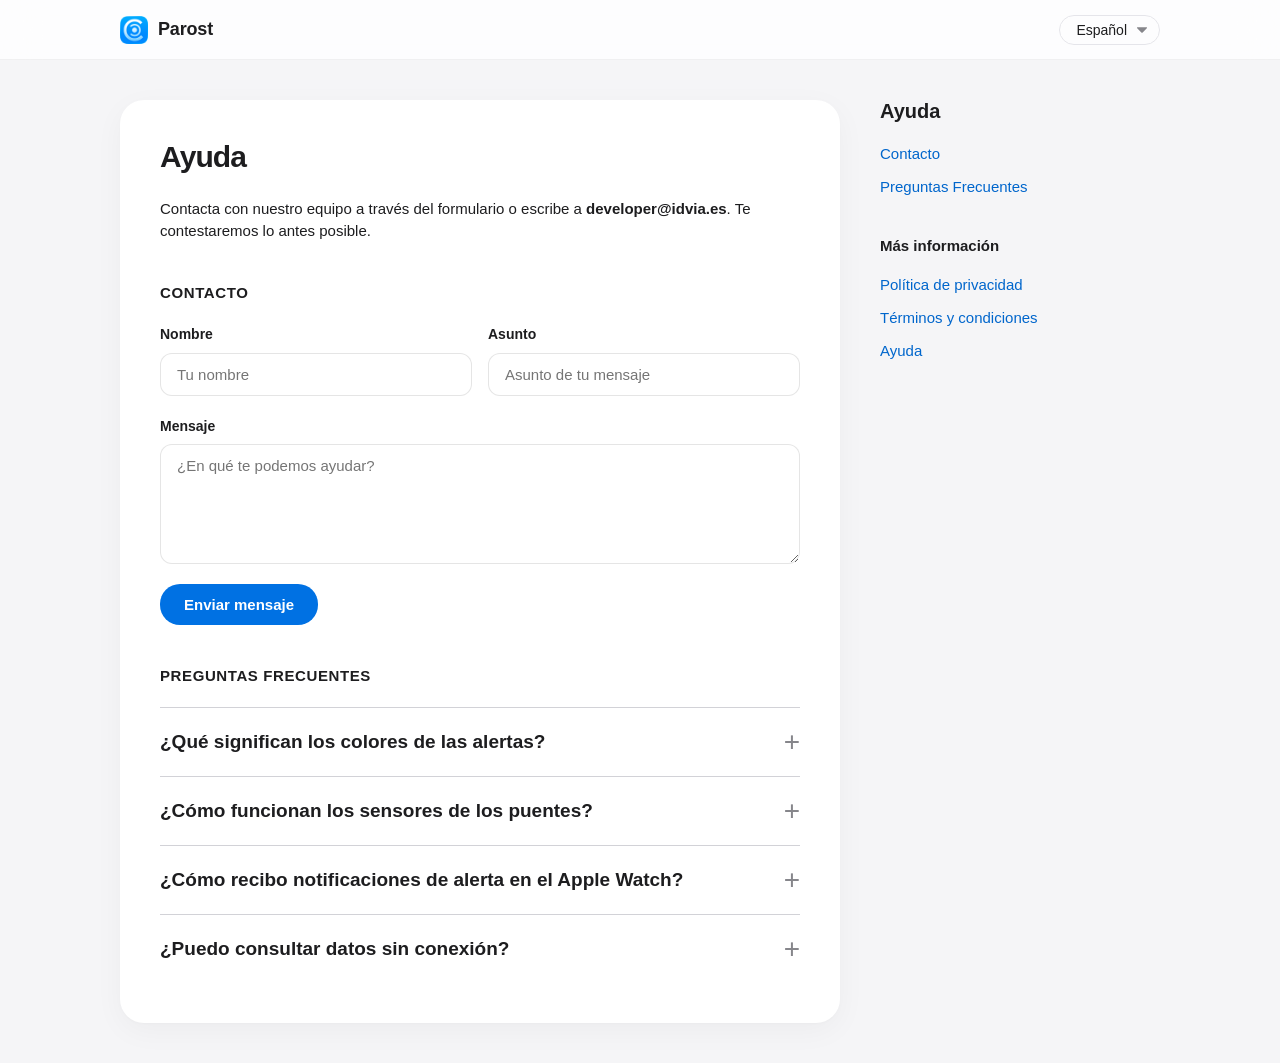
<file: ayuda.html>
<!DOCTYPE html>
<html lang="es">
<head>
  <meta charset="UTF-8">
  <meta name="viewport" content="width=device-width, initial-scale=1.0">
  <title>Ayuda - Parost</title>
  <link rel="stylesheet" href="assets/css/style.css">
  <link rel="icon" type="image/png" href="assets/images/icon.png">
</head>
<body>
  <nav class="top-nav">
    <div class="nav-container">
      <div class="brand">
        <button class="mobile-menu-btn" aria-label="Menu">
          <svg viewBox="0 0 24 24" fill="none" stroke="currentColor" stroke-width="2" stroke-linecap="round" stroke-linejoin="round"><line x1="3" y1="12" x2="21" y2="12"></line><line x1="3" y1="6" x2="21" y2="6"></line><line x1="3" y1="18" x2="21" y2="18"></line></svg>
        </button>
        <img src="assets/images/logo.png" alt="Parost Logo" class="logo-icon">
        <span class="app-name">Parost</span>
      </div>
      <div class="lang-selector custom-dropdown">
        <button class="dropdown-trigger" aria-haspopup="listbox" aria-expanded="false">
          <span>Español</span>
        </button>
        <ul class="dropdown-menu" role="listbox">
          <li role="option" aria-selected="true" data-value="es">Español</li>
          <li role="option" aria-selected="false" data-value="en">English</li>
        </ul>
      </div>
    </div>
  </nav>

  <div class="layout-wrapper">
    <main class="container">
      <!-- HEADER -->
      <header class="header">
        <h1>Ayuda</h1>
      </header>

      <div class="intro" style="color: var(--text-primary);">
        Contacta con nuestro equipo a través del formulario o escribe a <strong>developer@idvia.es</strong>. Te contestaremos lo antes posible.
      </div>

      <div class="content">
        <section id="contacto" class="section">
          <h2>Contacto</h2>
          
          <form class="contact-form">
            <div class="form-row">
              <div class="form-group">
                <label for="name">Nombre</label>
                <input type="text" id="name" placeholder="Tu nombre" required>
              </div>
              <div class="form-group">
                <label for="subject">Asunto</label>
                <input type="text" id="subject" placeholder="Asunto de tu mensaje" required>
              </div>
            </div>
            
            <div class="form-group">
              <label for="message">Mensaje</label>
              <textarea id="message" placeholder="¿En qué te podemos ayudar?" required></textarea>
            </div>
            
            <button type="submit">Enviar mensaje</button>
          </form>
        </section>

        <section id="faqs" class="section">
          <h2>Preguntas Frecuentes</h2>
          
          <div class="faq-accordion">
            <details class="faq-item">
              <summary>
                <span>¿Qué significan los colores de las alertas?</span>
                <span class="icon">+</span>
              </summary>
              <div class="faq-content">
                <p>El color rojo indica una alerta Excesiva: la vibración ha superado el umbral crítico de 1.5g.</p>
                <p>El color neutro significa que el estado es Aceptable y los niveles se mantienen por debajo del umbral de riesgo.</p>
              </div>
            </details>
            
            <details class="faq-item">
              <summary>
                <span>¿Cómo funcionan los sensores de los puentes?</span>
                <span class="icon">+</span>
              </summary>
              <div class="faq-content">
                <p>Los sensores recogen datos en tiempo real sobre la vibración. Esta información se procesa automáticamente para generar las alertas en tu panel.</p>
              </div>
            </details>
            
            <details class="faq-item">
              <summary>
                <span>¿Cómo recibo notificaciones de alerta en el Apple Watch?</span>
                <span class="icon">+</span>
              </summary>
              <div class="faq-content">
                <p>Tu Apple Watch está sincronizado para avisarte de cualquier anomalía estructural detectada por los sensores.</p>
              </div>
            </details>
            
            <details class="faq-item">
              <summary>
                <span>¿Puedo consultar datos sin conexión?</span>
                <span class="icon">+</span>
              </summary>
              <div class="faq-content">
                <p>Tanto la visualización en tiempo real como la sincronización de alertas requieren conexión a internet.</p>
              </div>
            </details>
          </div>
        </section>
      </div>
    </main>
    
    <aside class="sidebar">
      <h3>Ayuda</h3>
      <nav class="toc">
        <a href="#contacto">Contacto</a>
        <a href="#faqs">Preguntas Frecuentes</a>
      </nav>
      <h3 style="margin-top: 40px; font-size: 15px;">Más información</h3>
      <nav class="toc">
        <a href="privacidad.html">Política de privacidad</a>
        <a href="terminos.html">Términos y condiciones</a>
        <a href="ayuda.html">Ayuda</a>
      </nav>
    </aside>
  </div>

  
  <script src="assets/js/script.js"></script>
  <script src="assets/js/mobile-menu.js"></script>
</body>
</html>
</file>
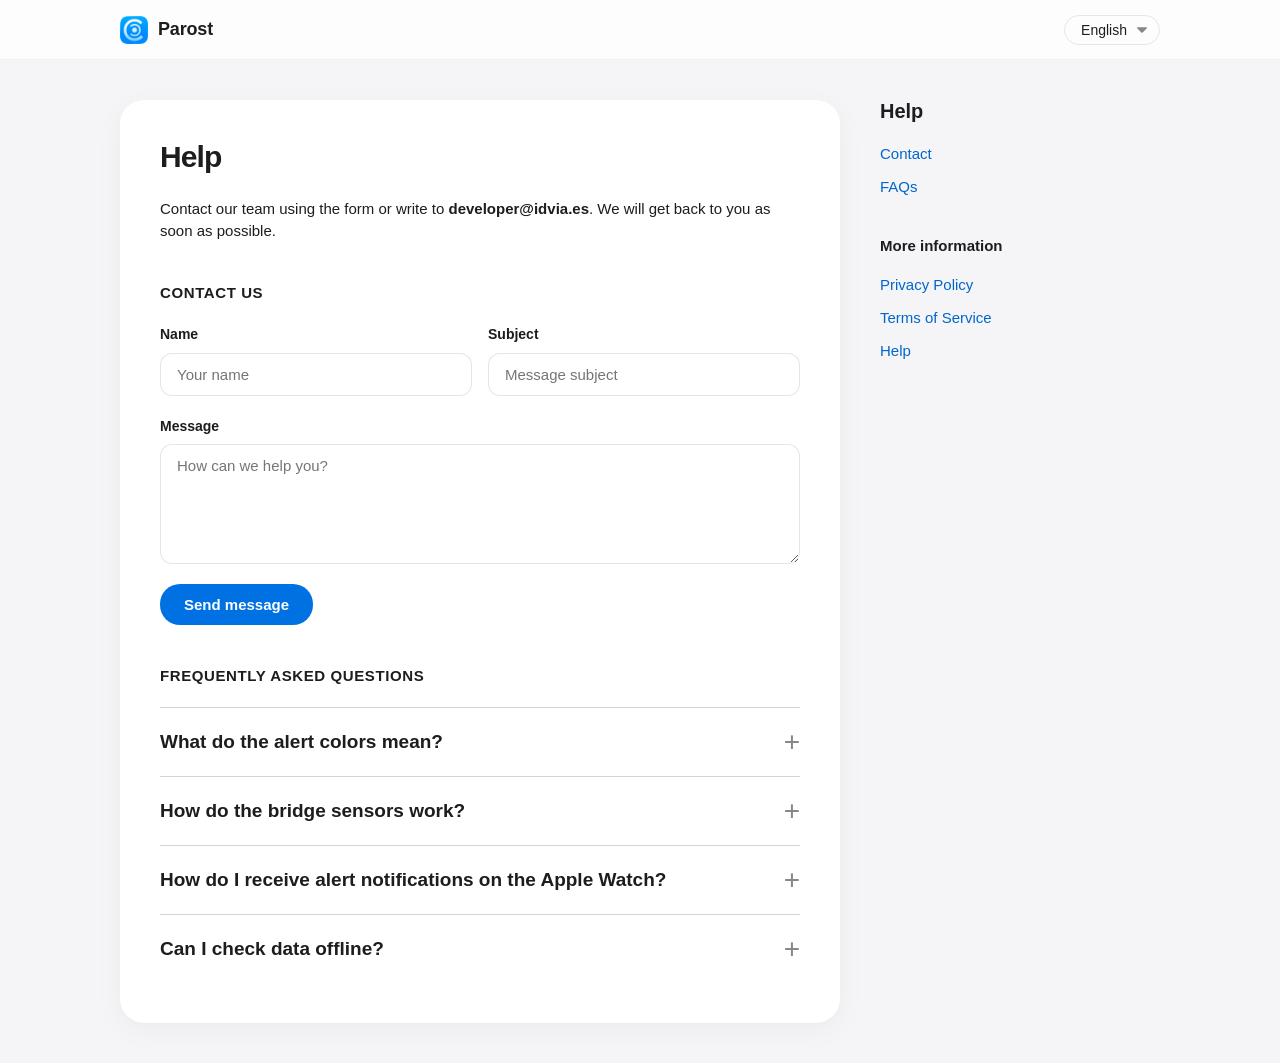
<file: help.html>
<!DOCTYPE html>
<html lang="en">
<head>
  <meta charset="UTF-8">
  <meta name="viewport" content="width=device-width, initial-scale=1.0">
  <title>Help - Parost</title>
  <link rel="stylesheet" href="assets/css/style.css">
  <link rel="icon" type="image/png" href="assets/images/icon.png">
</head>
<body>
  <nav class="top-nav">
    <div class="nav-container">
      <div class="brand">
        <button class="mobile-menu-btn" aria-label="Menu">
          <svg viewBox="0 0 24 24" fill="none" stroke="currentColor" stroke-width="2" stroke-linecap="round" stroke-linejoin="round"><line x1="3" y1="12" x2="21" y2="12"></line><line x1="3" y1="6" x2="21" y2="6"></line><line x1="3" y1="18" x2="21" y2="18"></line></svg>
        </button>
        <img src="assets/images/logo.png" alt="Parost Logo" class="logo-icon">
        <span class="app-name">Parost</span>
      </div>
      <div class="lang-selector custom-dropdown">
        <button class="dropdown-trigger" aria-haspopup="listbox" aria-expanded="false">
          <span>English</span>
        </button>
        <ul class="dropdown-menu" role="listbox">
          <li role="option" aria-selected="false" data-value="es">Español</li>
          <li role="option" aria-selected="true" data-value="en">English</li>
        </ul>
      </div>
    </div>
  </nav>

  <div class="layout-wrapper">
    <main class="container">
      <!-- HEADER -->
      <header class="header">
        <h1>Help</h1>
      </header>

      <div class="intro" style="color: var(--text-primary);">
        Contact our team using the form or write to <strong>developer@idvia.es</strong>. We will get back to you as soon as possible.
      </div>

      <div class="content">
        <section id="contacto" class="section">
          <h2>Contact Us</h2>
          
          <form class="contact-form">
            <div class="form-row">
              <div class="form-group">
                <label for="name">Name</label>
                <input type="text" id="name" placeholder="Your name" required>
              </div>
              <div class="form-group">
                <label for="subject">Subject</label>
                <input type="text" id="subject" placeholder="Message subject" required>
              </div>
            </div>
            
            <div class="form-group">
              <label for="message">Message</label>
              <textarea id="message" placeholder="How can we help you?" required></textarea>
            </div>
            
            <button type="submit">Send message</button>
          </form>
        </section>

        <section id="faqs" class="section">
          <h2>Frequently Asked Questions</h2>
          
          <div class="faq-accordion">
            <details class="faq-item">
              <summary>
                <span>What do the alert colors mean?</span>
                <span class="icon">+</span>
              </summary>
              <div class="faq-content">
                <p>The red color indicates an Excessive alert: the vibration has exceeded the critical threshold of 1.5g.</p>
                <p>The neutral color means that the state is Acceptable and the levels remain below the risk threshold.</p>
              </div>
            </details>
            
            <details class="faq-item">
              <summary>
                <span>How do the bridge sensors work?</span>
                <span class="icon">+</span>
              </summary>
              <div class="faq-content">
                <p>The sensors collect real-time data on vibration. This information is processed automatically to generate alerts on your dashboard.</p>
              </div>
            </details>
            
            <details class="faq-item">
              <summary>
                <span>How do I receive alert notifications on the Apple Watch?</span>
                <span class="icon">+</span>
              </summary>
              <div class="faq-content">
                <p>Your Apple Watch is synchronized to warn you of any structural anomalies detected by the sensors.</p>
              </div>
            </details>
            
            <details class="faq-item">
              <summary>
                <span>Can I check data offline?</span>
                <span class="icon">+</span>
              </summary>
              <div class="faq-content">
                <p>Both real-time visualization and alert synchronization require an internet connection.</p>
              </div>
            </details>
          </div>
        </section>
      </div>
    </main>
    
    <aside class="sidebar">
      <h3>Help</h3>
      <nav class="toc">
        <a href="#contacto">Contact</a>
        <a href="#faqs">FAQs</a>
      </nav>
      <h3 style="margin-top: 40px; font-size: 15px;">More information</h3>
      <nav class="toc">
        <a href="privacy.html">Privacy Policy</a>
        <a href="terms.html">Terms of Service</a>
        <a href="help.html">Help</a>
      </nav>
    </aside>
  </div>

  
  <script src="assets/js/script.js"></script>
  <script src="assets/js/mobile-menu.js"></script>
</body>
</html>
</file>
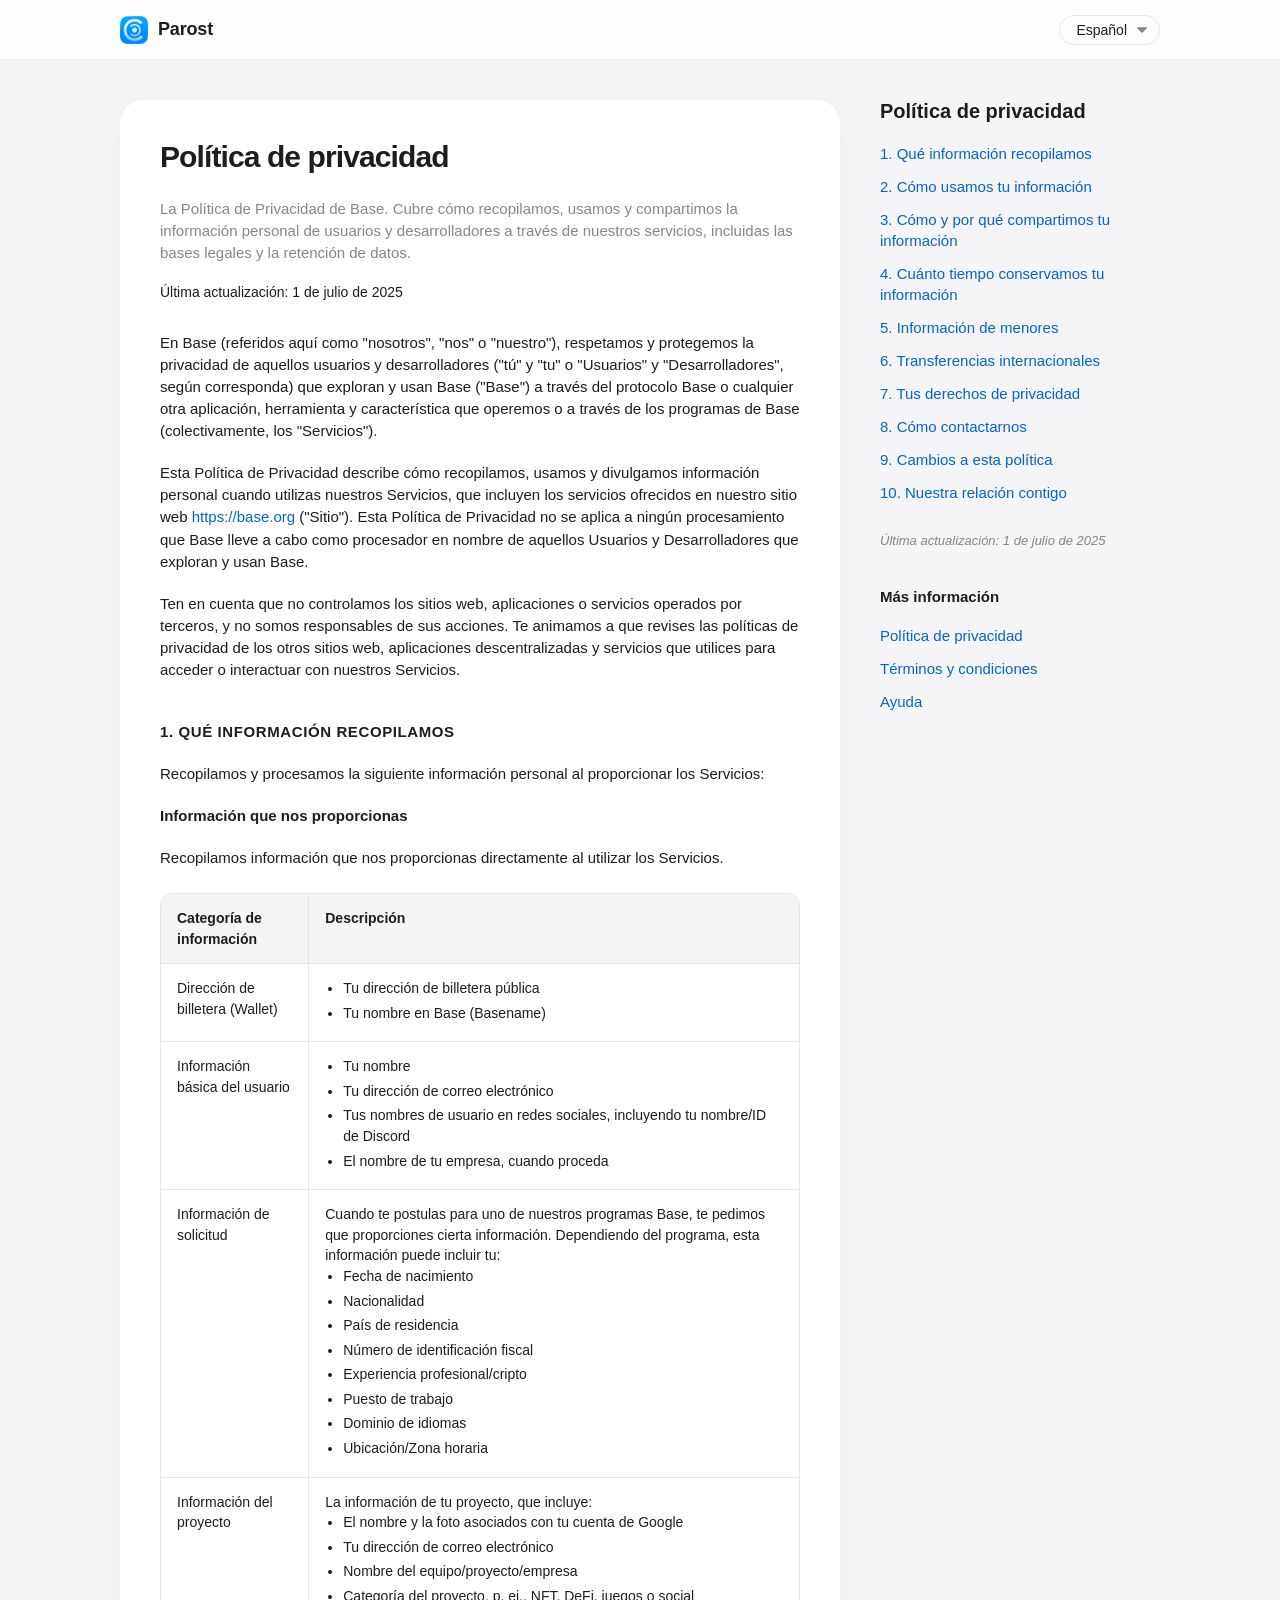
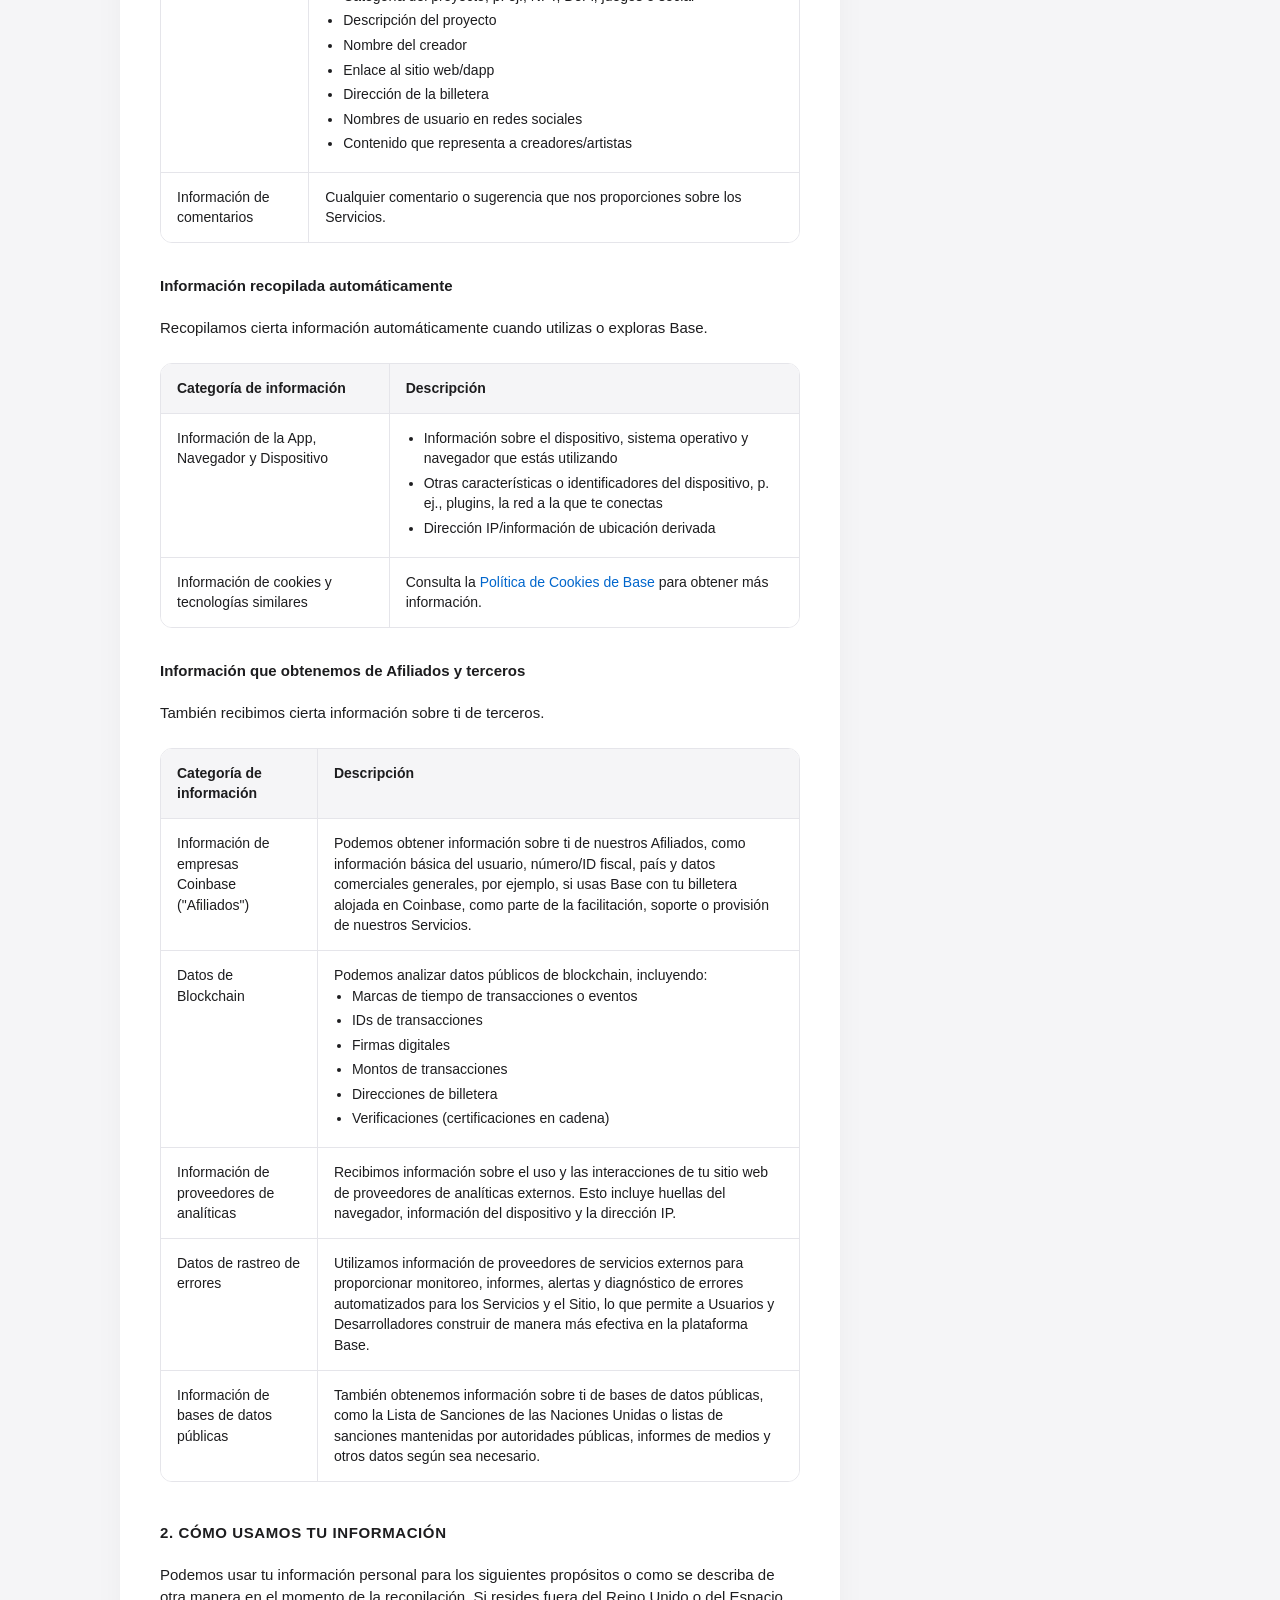
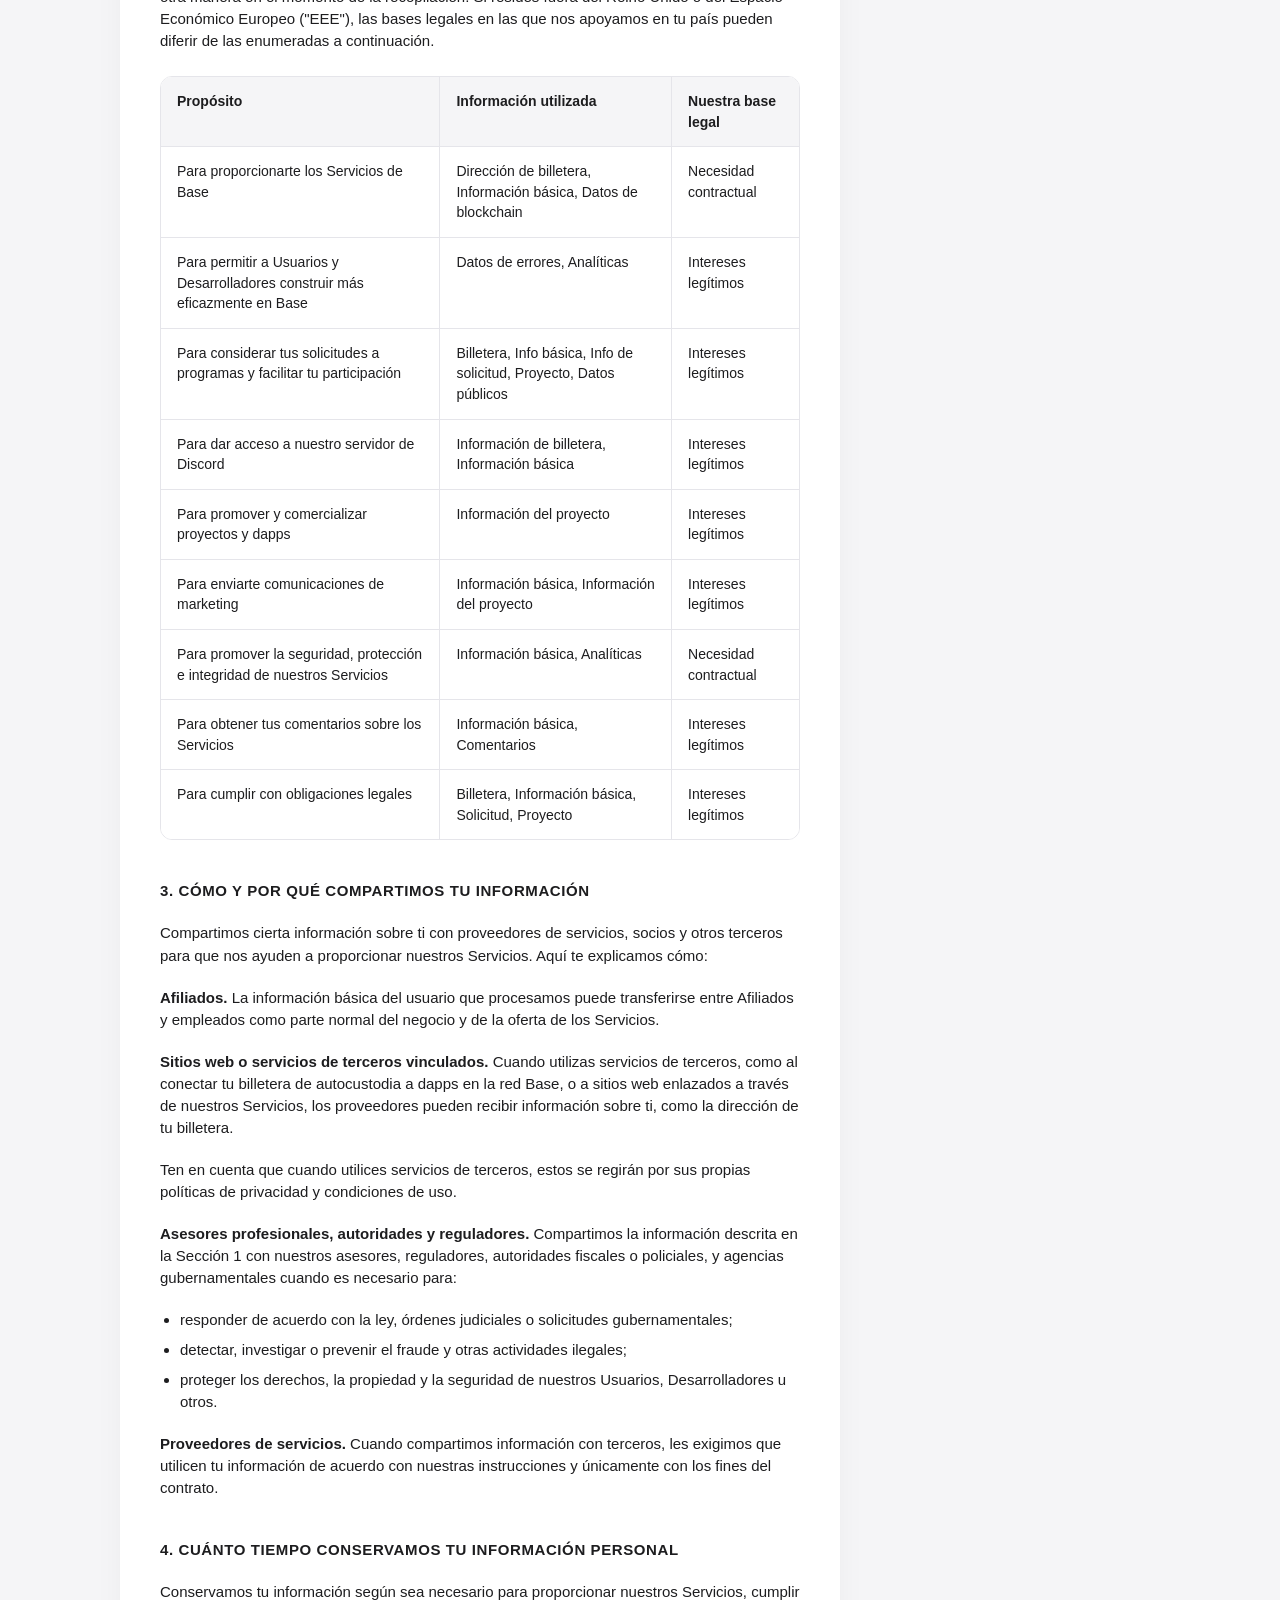
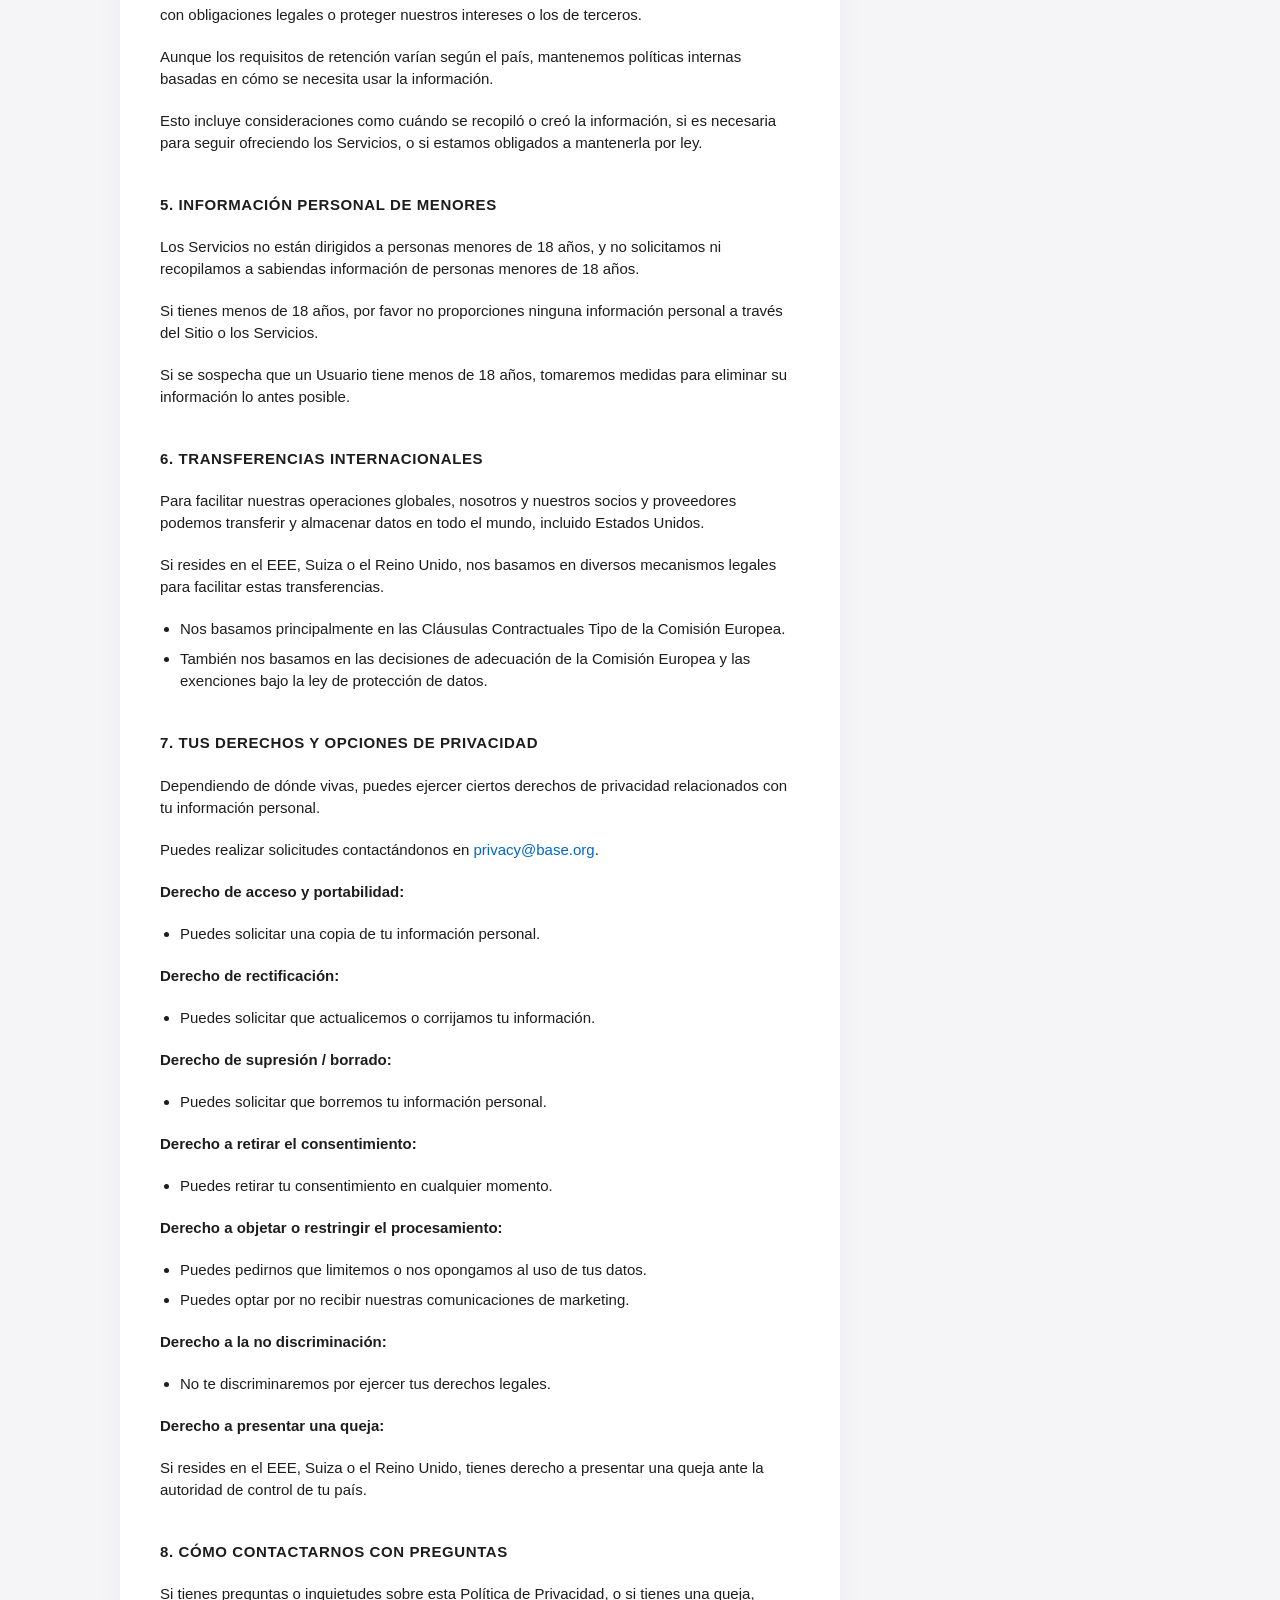
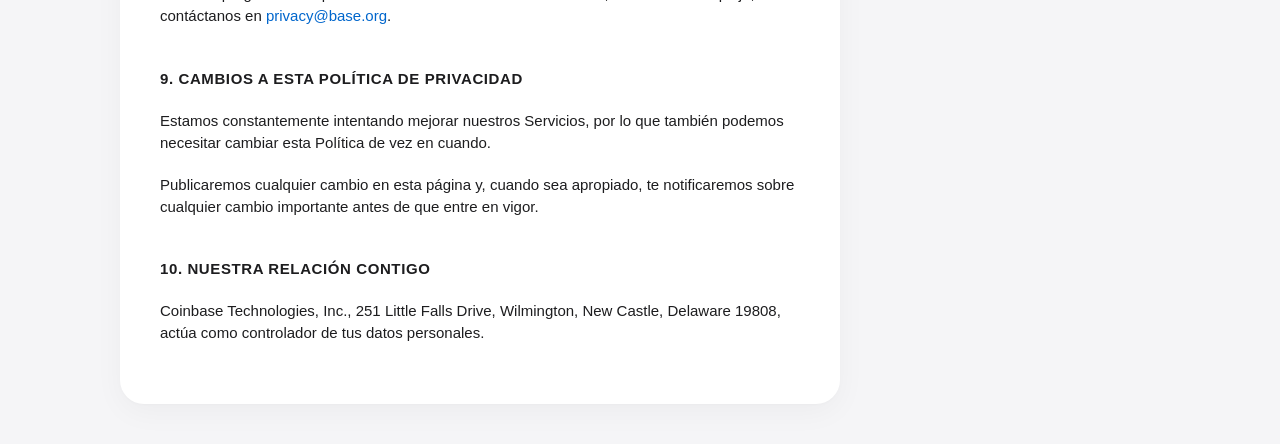
<file: privacidad.html>
<!DOCTYPE html>
<html lang="es">
<head>
  <meta charset="UTF-8">
  <meta name="viewport" content="width=device-width, initial-scale=1.0">

  <title>Política de Privacidad - Parost</title>

  <link rel="stylesheet" href="assets/css/style.css">
  <link rel="icon" type="image/png" href="assets/images/icon.png">
</head>

<body>
  <nav class="top-nav">
    <div class="nav-container">
      <div class="brand">
        <button class="mobile-menu-btn" aria-label="Menu">
          <svg viewBox="0 0 24 24" fill="none" stroke="currentColor" stroke-width="2" stroke-linecap="round" stroke-linejoin="round"><line x1="3" y1="12" x2="21" y2="12"></line><line x1="3" y1="6" x2="21" y2="6"></line><line x1="3" y1="18" x2="21" y2="18"></line></svg>
        </button>
        <img src="assets/images/logo.png" alt="Parost Logo" class="logo-icon">
        <span class="app-name">Parost</span>
      </div>
      <div class="lang-selector custom-dropdown">
        <button class="dropdown-trigger" aria-haspopup="listbox" aria-expanded="false">
          <span>Español</span>
        </button>
        <ul class="dropdown-menu" role="listbox">
          <li role="option" aria-selected="true" data-value="es">Español</li>
          <li role="option" aria-selected="false" data-value="en">English</li>
        </ul>
      </div>
    </div>
  </nav>

  <div class="layout-wrapper">
    <main class="container">

      <!-- HEADER -->

      <header class="header">
        <h1>Política de privacidad</h1>
      </header>


      <!-- INTRO -->

      <div class="intro">
        La Política de Privacidad de Base. Cubre cómo recopilamos,
        usamos y compartimos la información personal de usuarios y
        desarrolladores a través de nuestros servicios, incluidas las bases
        legales y la retención de datos.
      </div>

      <div class="updated">
        Última actualización: 1 de julio de 2025
      </div>


      <!-- CONTENT -->

      <div class="content">

        <p>
          En Base (referidos aquí como "nosotros", "nos" o "nuestro"),
          respetamos y protegemos la privacidad de aquellos usuarios
          y desarrolladores ("tú" y "tu" o "Usuarios" y
          "Desarrolladores", según corresponda) que exploran y usan Base
          ("Base") a través del protocolo Base o cualquier otra
          aplicación, herramienta y característica que operemos o
          a través de los programas de Base (colectivamente, los "Servicios").
        </p>

        <p>
          Esta Política de Privacidad describe cómo recopilamos, usamos
          y divulgamos información personal cuando utilizas nuestros
          Servicios, que incluyen los servicios ofrecidos en nuestro
          sitio web
          <a href="https://base.org" target="_blank">
            https://base.org
          </a>
          ("Sitio"). Esta Política de Privacidad no se aplica a ningún
          procesamiento que Base lleve a cabo como procesador en
          nombre de aquellos Usuarios y Desarrolladores que exploran y
          usan Base.
        </p>

        <p>
          Ten en cuenta que no controlamos los sitios web,
          aplicaciones o servicios operados por terceros,
          y no somos responsables de sus acciones. Te
          animamos a que revises las políticas de privacidad de los
          otros sitios web, aplicaciones descentralizadas y
          servicios que utilices para acceder o interactuar con nuestros
          Servicios.
        </p>


        <section id="section-1" class="section">

          <h2>1. Qué información recopilamos</h2>

          <p>
            Recopilamos y procesamos la siguiente información
            personal al proporcionar los Servicios:
          </p>

          <p>
            <strong>Información que nos proporcionas</strong>
          </p>

          <p>
            Recopilamos información que nos proporcionas
            directamente al utilizar los Servicios.
          </p>

          <div class="table-wrapper">
            <table>

              <thead>
                <tr>
                  <th>Categoría de información</th>
                  <th>Descripción</th>
                </tr>
              </thead>

              <tbody>

                <tr>
                  <td>Dirección de billetera (Wallet)</td>
                  <td>
                    <ul>
                      <li>Tu dirección de billetera pública</li>
                      <li>Tu nombre en Base (Basename)</li>
                    </ul>
                  </td>
                </tr>

                <tr>
                  <td>Información básica del usuario</td>
                  <td>
                    <ul>
                      <li>Tu nombre</li>
                      <li>Tu dirección de correo electrónico</li>
                      <li>
                        Tus nombres de usuario en redes sociales,
                        incluyendo tu nombre/ID de Discord
                      </li>
                      <li>El nombre de tu empresa, cuando proceda</li>
                    </ul>
                  </td>
                </tr>

                <tr>
                  <td>Información de solicitud</td>
                  <td>
                    Cuando te postulas para uno de nuestros
                    programas Base, te pedimos que proporciones cierta
                    información. Dependiendo del programa,
                    esta información puede incluir tu:
                    <ul>
                      <li>Fecha de nacimiento</li>
                      <li>Nacionalidad</li>
                      <li>País de residencia</li>
                      <li>Número de identificación fiscal</li>
                      <li>Experiencia profesional/cripto</li>
                      <li>Puesto de trabajo</li>
                      <li>Dominio de idiomas</li>
                      <li>Ubicación/Zona horaria</li>
                    </ul>
                  </td>
                </tr>

                <tr>
                  <td>Información del proyecto</td>
                  <td>
                    La información de tu proyecto, que incluye:
                    <ul>
                      <li>
                        El nombre y la foto asociados con
                        tu cuenta de Google
                      </li>
                      <li>Tu dirección de correo electrónico</li>
                      <li>Nombre del equipo/proyecto/empresa</li>
                      <li>
                        Categoría del proyecto, p. ej., NFT, DeFi,
                        juegos o social
                      </li>
                      <li>Descripción del proyecto</li>
                      <li>Nombre del creador</li>
                      <li>Enlace al sitio web/dapp</li>
                      <li>Dirección de la billetera</li>
                      <li>Nombres de usuario en redes sociales</li>
                      <li>
                        Contenido que representa a creadores/artistas
                      </li>
                    </ul>
                  </td>
                </tr>

                <tr>
                  <td>Información de comentarios</td>
                  <td>
                    Cualquier comentario o sugerencia que nos
                    proporciones sobre los Servicios.
                  </td>
                </tr>

              </tbody>

            </table>
          </div>


          <p>
            <strong>
              Información recopilada automáticamente
            </strong>
          </p>

          <p>
            Recopilamos cierta información automáticamente cuando
            utilizas o exploras Base.
          </p>

          <div class="table-wrapper">
            <table>

              <thead>
                <tr>
                  <th>Categoría de información</th>
                  <th>Descripción</th>
                </tr>
              </thead>

              <tbody>

                <tr>
                  <td>
                    Información de la App, Navegador y Dispositivo
                  </td>

                  <td>
                    <ul>
                      <li>
                        Información sobre el dispositivo,
                        sistema operativo y navegador que estás
                        utilizando
                      </li>

                      <li>
                        Otras características o identificadores
                        del dispositivo, p. ej., plugins, la red
                        a la que te conectas
                      </li>

                      <li>
                        Dirección IP/información de ubicación derivada
                      </li>
                    </ul>
                  </td>
                </tr>

                <tr>
                  <td>
                    Información de cookies y tecnologías similares
                  </td>

                  <td>
                    Consulta la
                    <a href="#" >
                      Política de Cookies de Base
                    </a>
                    para obtener más información.
                  </td>
                </tr>

              </tbody>

            </table>
          </div>


          <p>
            <strong>
              Información que obtenemos de Afiliados y terceros
            </strong>
          </p>

          <p>
            También recibimos cierta información sobre ti
            de terceros.
          </p>

          <div class="table-wrapper">
            <table>

              <thead>
                <tr>
                  <th>Categoría de información</th>
                  <th>Descripción</th>
                </tr>
              </thead>

              <tbody>

                <tr>
                  <td>
                    Información de empresas Coinbase
                    ("Afiliados")
                  </td>

                  <td>
                    Podemos obtener información sobre ti de
                    nuestros Afiliados, como información básica
                    del usuario, número/ID fiscal, país y
                    datos comerciales generales, por ejemplo, si
                    usas Base con tu billetera alojada en Coinbase,
                    como parte de la facilitación, soporte o
                    provisión de nuestros Servicios.
                  </td>
                </tr>

                <tr>
                  <td>Datos de Blockchain</td>

                  <td>
                    Podemos analizar datos públicos de blockchain,
                    incluyendo:
                    <ul>
                      <li>Marcas de tiempo de transacciones o eventos</li>
                      <li>IDs de transacciones</li>
                      <li>Firmas digitales</li>
                      <li>Montos de transacciones</li>
                      <li>Direcciones de billetera</li>
                      <li>Verificaciones (certificaciones en cadena)</li>
                    </ul>
                  </td>
                </tr>

                <tr>
                  <td>Información de proveedores de analíticas</td>

                  <td>
                    Recibimos información sobre el uso y las
                    interacciones de tu sitio web de proveedores
                    de analíticas externos. Esto incluye huellas
                    del navegador, información del dispositivo
                    y la dirección IP.
                  </td>
                </tr>

                <tr>
                  <td>Datos de rastreo de errores</td>

                  <td>
                    Utilizamos información de proveedores de servicios
                    externos para proporcionar monitoreo, informes,
                    alertas y diagnóstico de errores automatizados
                    para los Servicios y el Sitio, lo que permite a
                    Usuarios y Desarrolladores construir de manera
                    más efectiva en la plataforma Base.
                  </td>
                </tr>

                <tr>
                  <td>Información de bases de datos públicas</td>

                  <td>
                    También obtenemos información sobre ti de
                    bases de datos públicas, como la Lista de
                    Sanciones de las Naciones Unidas o listas de
                    sanciones mantenidas por autoridades públicas,
                    informes de medios y otros datos según sea necesario.
                  </td>
                </tr>

              </tbody>

            </table>
          </div>

        </section>


        <section id="section-2" class="section">

          <h2>2. Cómo usamos tu información</h2>

          <p>
            Podemos usar tu información personal para los
            siguientes propósitos o como se describa de otra
            manera en el momento de la recopilación. Si resides fuera
            del Reino Unido o del Espacio Económico Europeo ("EEE"),
            las bases legales en las que nos apoyamos en tu país
            pueden diferir de las enumeradas a continuación.
          </p>

          <div class="table-wrapper">
            <table>

              <thead>
                <tr>
                  <th>Propósito</th>
                  <th>Información utilizada</th>
                  <th>Nuestra base legal</th>
                </tr>
              </thead>

              <tbody>

                <tr>
                  <td>
                    Para proporcionarte los Servicios de Base
                  </td>
                  <td>
                    Dirección de billetera, Información básica, Datos de blockchain
                  </td>
                  <td>
                    Necesidad contractual
                  </td>
                </tr>

                <tr>
                  <td>
                    Para permitir a Usuarios y Desarrolladores
                    construir más eficazmente en Base
                  </td>
                  <td>
                    Datos de errores, Analíticas
                  </td>
                  <td>
                    Intereses legítimos
                  </td>
                </tr>

                <tr>
                  <td>
                    Para considerar tus solicitudes a programas
                    y facilitar tu participación
                  </td>
                  <td>
                    Billetera, Info básica, Info de solicitud, Proyecto, Datos públicos
                  </td>
                  <td>
                    Intereses legítimos
                  </td>
                </tr>

                <tr>
                  <td>
                    Para dar acceso a nuestro servidor de Discord
                  </td>
                  <td>
                    Información de billetera, Información básica
                  </td>
                  <td>
                    Intereses legítimos
                  </td>
                </tr>

                <tr>
                  <td>
                    Para promover y comercializar proyectos y dapps
                  </td>
                  <td>
                    Información del proyecto
                  </td>
                  <td>
                    Intereses legítimos
                  </td>
                </tr>

                <tr>
                  <td>
                    Para enviarte comunicaciones de marketing
                  </td>
                  <td>
                    Información básica, Información del proyecto
                  </td>
                  <td>
                    Intereses legítimos
                  </td>
                </tr>

                <tr>
                  <td>
                    Para promover la seguridad, protección e
                    integridad de nuestros Servicios
                  </td>
                  <td>
                    Información básica, Analíticas
                  </td>
                  <td>
                    Necesidad contractual
                  </td>
                </tr>

                <tr>
                  <td>
                    Para obtener tus comentarios sobre los Servicios
                  </td>
                  <td>
                    Información básica, Comentarios
                  </td>
                  <td>
                    Intereses legítimos
                  </td>
                </tr>

                <tr>
                  <td>
                    Para cumplir con obligaciones legales
                  </td>
                  <td>
                    Billetera, Información básica, Solicitud, Proyecto
                  </td>
                  <td>
                    Intereses legítimos
                  </td>
                </tr>

              </tbody>

            </table>
          </div>

        </section>


        <section id="section-3" class="section">

          <h2>3. Cómo y por qué compartimos tu información</h2>

          <p>
            Compartimos cierta información sobre ti con
            proveedores de servicios, socios y otros terceros
            para que nos ayuden a proporcionar nuestros Servicios.
            Aquí te explicamos cómo:
          </p>

          <p>
            <strong>Afiliados.</strong>
            La información básica del usuario que procesamos
            puede transferirse entre Afiliados y empleados como
            parte normal del negocio y de la oferta de los Servicios.
          </p>

          <p>
            <strong>Sitios web o servicios de terceros vinculados.</strong>
            Cuando utilizas servicios de terceros, como al
            conectar tu billetera de autocustodia a dapps en
            la red Base, o a sitios web enlazados a través de
            nuestros Servicios, los proveedores pueden recibir
            información sobre ti, como la dirección de tu billetera.
          </p>

          <p>
            Ten en cuenta que cuando utilices servicios de terceros,
            estos se regirán por sus propias políticas de privacidad
            y condiciones de uso.
          </p>

          <p>
            <strong>Asesores profesionales, autoridades y reguladores.</strong>
            Compartimos la información descrita en la Sección 1 con
            nuestros asesores, reguladores, autoridades fiscales
            o policiales, y agencias gubernamentales cuando es
            necesario para:
          </p>

          <ul>
            <li>
              responder de acuerdo con la ley, órdenes judiciales o
              solicitudes gubernamentales;
            </li>
            <li>
              detectar, investigar o prevenir el fraude y otras
              actividades ilegales;
            </li>
            <li>
              proteger los derechos, la propiedad y la seguridad
              de nuestros Usuarios, Desarrolladores u otros.
            </li>
          </ul>

          <p>
            <strong>Proveedores de servicios.</strong>
            Cuando compartimos información con terceros, les
            exigimos que utilicen tu información de acuerdo con
            nuestras instrucciones y únicamente con los fines del
            contrato.
          </p>

        </section>


        <section id="section-4" class="section">
          <h2>4. Cuánto tiempo conservamos tu información personal</h2>
          <p>
            Conservamos tu información según sea necesario para proporcionar
            nuestros Servicios, cumplir con obligaciones legales o proteger
            nuestros intereses o los de terceros.
          </p>
          <p>
            Aunque los requisitos de retención varían según el país,
            mantenemos políticas internas basadas en cómo se necesita usar
            la información.
          </p>
          <p>
            Esto incluye consideraciones como cuándo se recopiló o creó la
            información, si es necesaria para seguir ofreciendo los Servicios,
            o si estamos obligados a mantenerla por ley.
          </p>
        </section>

        <section id="section-5" class="section">
          <h2>5. Información personal de menores</h2>
          <p>
            Los Servicios no están dirigidos a personas menores de 18 años,
            y no solicitamos ni recopilamos a sabiendas información de
            personas menores de 18 años.
          </p>
          <p>
            Si tienes menos de 18 años, por favor no proporciones ninguna
            información personal a través del Sitio o los Servicios.
          </p>
          <p>
            Si se sospecha que un Usuario tiene menos de 18 años, tomaremos
            medidas para eliminar su información lo antes posible.
          </p>
        </section>

        <section id="section-6" class="section">
          <h2>6. Transferencias internacionales</h2>
          <p>
            Para facilitar nuestras operaciones globales, nosotros y nuestros
            socios y proveedores podemos transferir y almacenar datos en
            todo el mundo, incluido Estados Unidos.
          </p>
          <p>
            Si resides en el EEE, Suiza o el Reino Unido, nos basamos en
            diversos mecanismos legales para facilitar estas transferencias.
          </p>
          <ul>
            <li>
              Nos basamos principalmente en las Cláusulas Contractuales Tipo
              de la Comisión Europea.
            </li>
            <li>
              También nos basamos en las decisiones de adecuación de la
              Comisión Europea y las exenciones bajo la ley de protección
              de datos.
            </li>
          </ul>
        </section>

        <section id="section-7" class="section">
          <h2>7. Tus derechos y opciones de privacidad</h2>
          <p>
            Dependiendo de dónde vivas, puedes ejercer ciertos derechos
            de privacidad relacionados con tu información personal.
          </p>
          <p>
            Puedes realizar solicitudes contactándonos en
            <a class="email" href="mailto:privacy@base.org">privacy@base.org</a>.
          </p>
          <p><strong>Derecho de acceso y portabilidad:</strong></p>
          <ul>
            <li>Puedes solicitar una copia de tu información personal.</li>
          </ul>
          <p><strong>Derecho de rectificación:</strong></p>
          <ul>
            <li>Puedes solicitar que actualicemos o corrijamos tu información.</li>
          </ul>
          <p><strong>Derecho de supresión / borrado:</strong></p>
          <ul>
            <li>Puedes solicitar que borremos tu información personal.</li>
          </ul>
          <p><strong>Derecho a retirar el consentimiento:</strong></p>
          <ul>
            <li>Puedes retirar tu consentimiento en cualquier momento.</li>
          </ul>
          <p><strong>Derecho a objetar o restringir el procesamiento:</strong></p>
          <ul>
            <li>Puedes pedirnos que limitemos o nos opongamos al uso de tus datos.</li>
            <li>Puedes optar por no recibir nuestras comunicaciones de marketing.</li>
          </ul>
          <p><strong>Derecho a la no discriminación:</strong></p>
          <ul>
            <li>No te discriminaremos por ejercer tus derechos legales.</li>
          </ul>
          <p><strong>Derecho a presentar una queja:</strong></p>
          <p>
            Si resides en el EEE, Suiza o el Reino Unido, tienes derecho a
            presentar una queja ante la autoridad de control de tu país.
          </p>
        </section>

        <section id="section-8" class="section">
          <h2>8. Cómo contactarnos con preguntas</h2>
          <p>
            Si tienes preguntas o inquietudes sobre esta Política de Privacidad,
            o si tienes una queja, contáctanos en
            <a class="email" href="mailto:privacy@base.org">privacy@base.org</a>.
          </p>
        </section>

        <section id="section-9" class="section">
          <h2>9. Cambios a esta política de privacidad</h2>
          <p>
            Estamos constantemente intentando mejorar nuestros Servicios,
            por lo que también podemos necesitar cambiar esta Política de vez
            en cuando.
          </p>
          <p>
            Publicaremos cualquier cambio en esta página y, cuando sea apropiado,
            te notificaremos sobre cualquier cambio importante antes de que entre
            en vigor.
          </p>
        </section>

        <section id="section-10" class="section">
          <h2>10. Nuestra relación contigo</h2>
          <p>
            Coinbase Technologies, Inc., 251 Little Falls Drive, Wilmington,
            New Castle, Delaware 19808, actúa como controlador de tus datos
            personales.
          </p>
        </section>

      </div>

    </main>
    <aside class="sidebar">
      <h3>Política de privacidad</h3>
      <nav class="toc">
        <a href="#section-1">1. Qué información recopilamos</a>
        <a href="#section-2">2. Cómo usamos tu información</a>
        <a href="#section-3">3. Cómo y por qué compartimos tu información</a>
        <a href="#section-4">4. Cuánto tiempo conservamos tu información</a>
        <a href="#section-5">5. Información de menores</a>
        <a href="#section-6">6. Transferencias internacionales</a>
        <a href="#section-7">7. Tus derechos de privacidad</a>
        <a href="#section-8">8. Cómo contactarnos</a>
        <a href="#section-9">9. Cambios a esta política</a>
        <a href="#section-10">10. Nuestra relación contigo</a>
      </nav>
      <div style="margin-top: 30px; font-size: 13px; color: var(--text-secondary); font-style: italic;">
        Última actualización: 1 de julio de 2025
      </div>
      <h3 style="margin-top: 40px; font-size: 15px;">Más información</h3>
      <nav class="toc">
        <a href="privacidad.html">Política de privacidad</a>
        <a href="terminos.html">Términos y condiciones</a>
        <a href="ayuda.html">Ayuda</a>
      </nav>
    </aside>
  </div>

  <script src="assets/js/script.js"></script>
  <script src="assets/js/mobile-menu.js"></script>
</body>
</html>
</file>
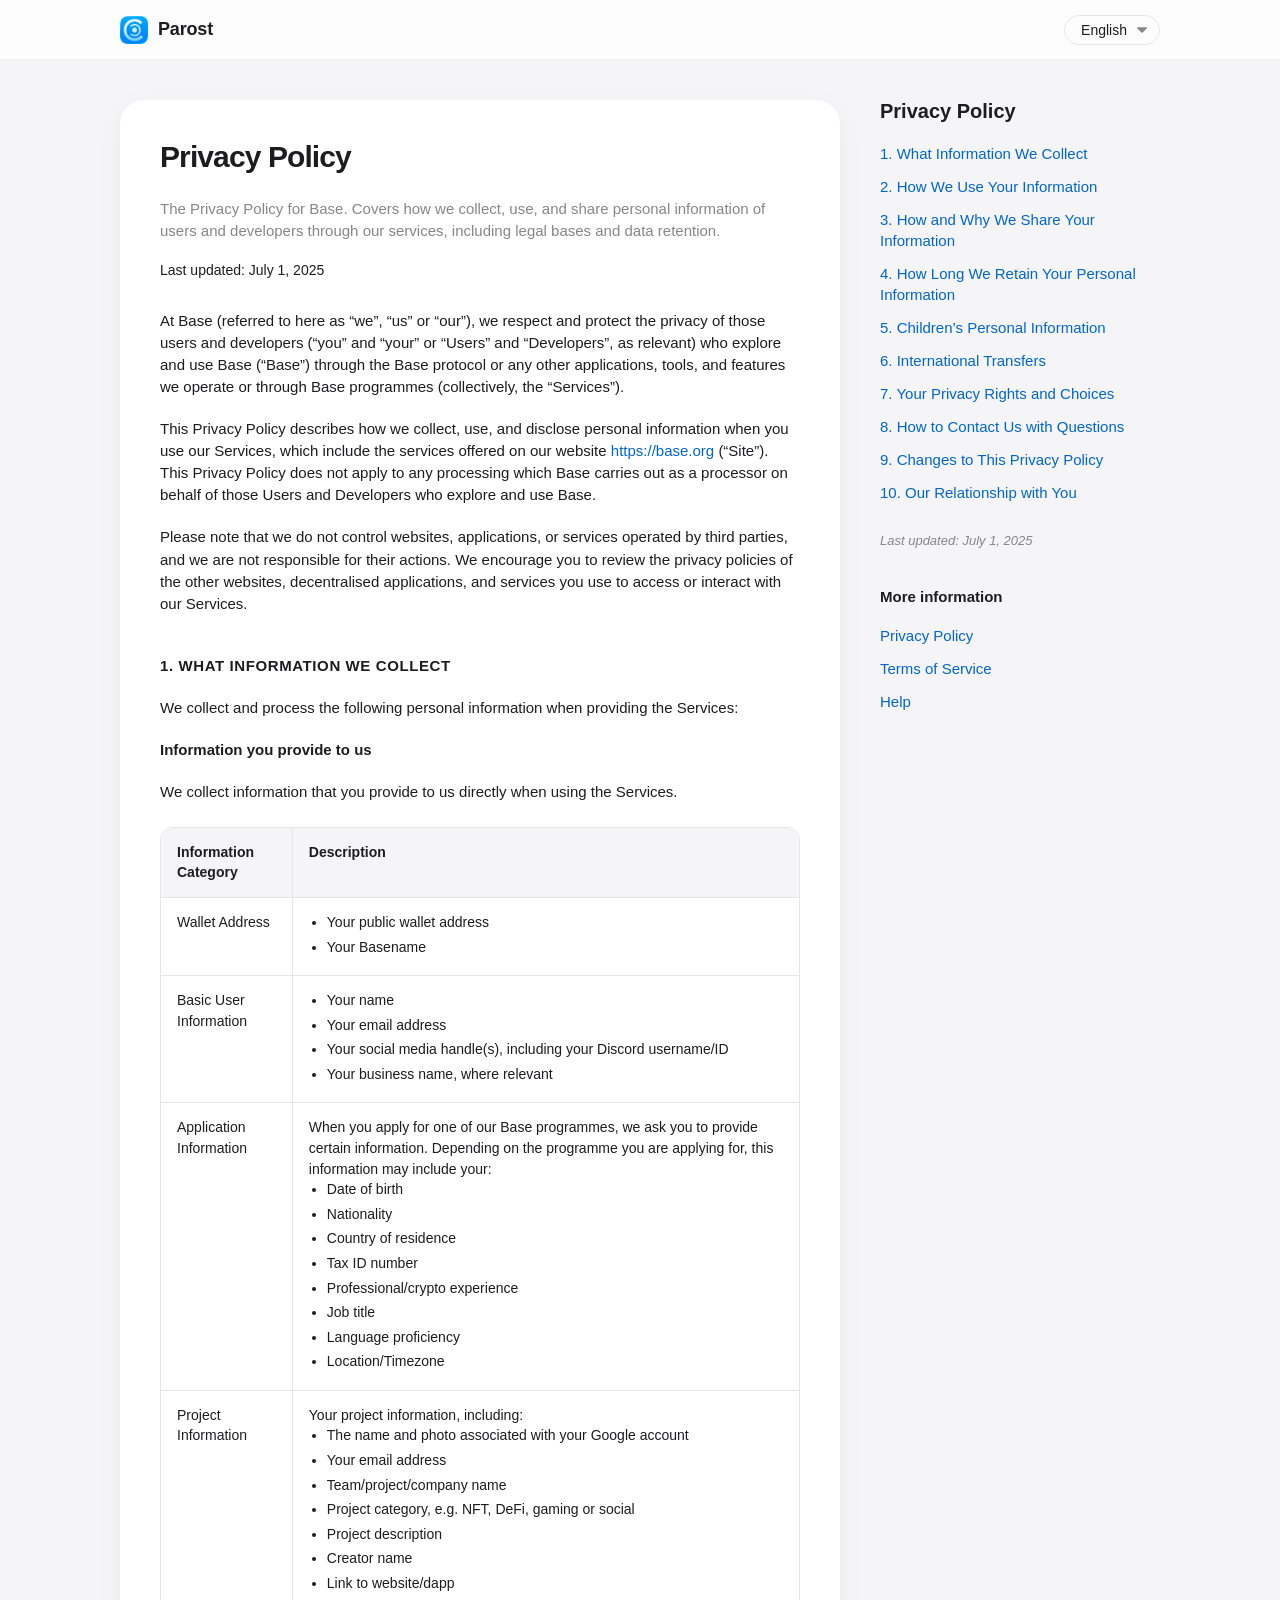
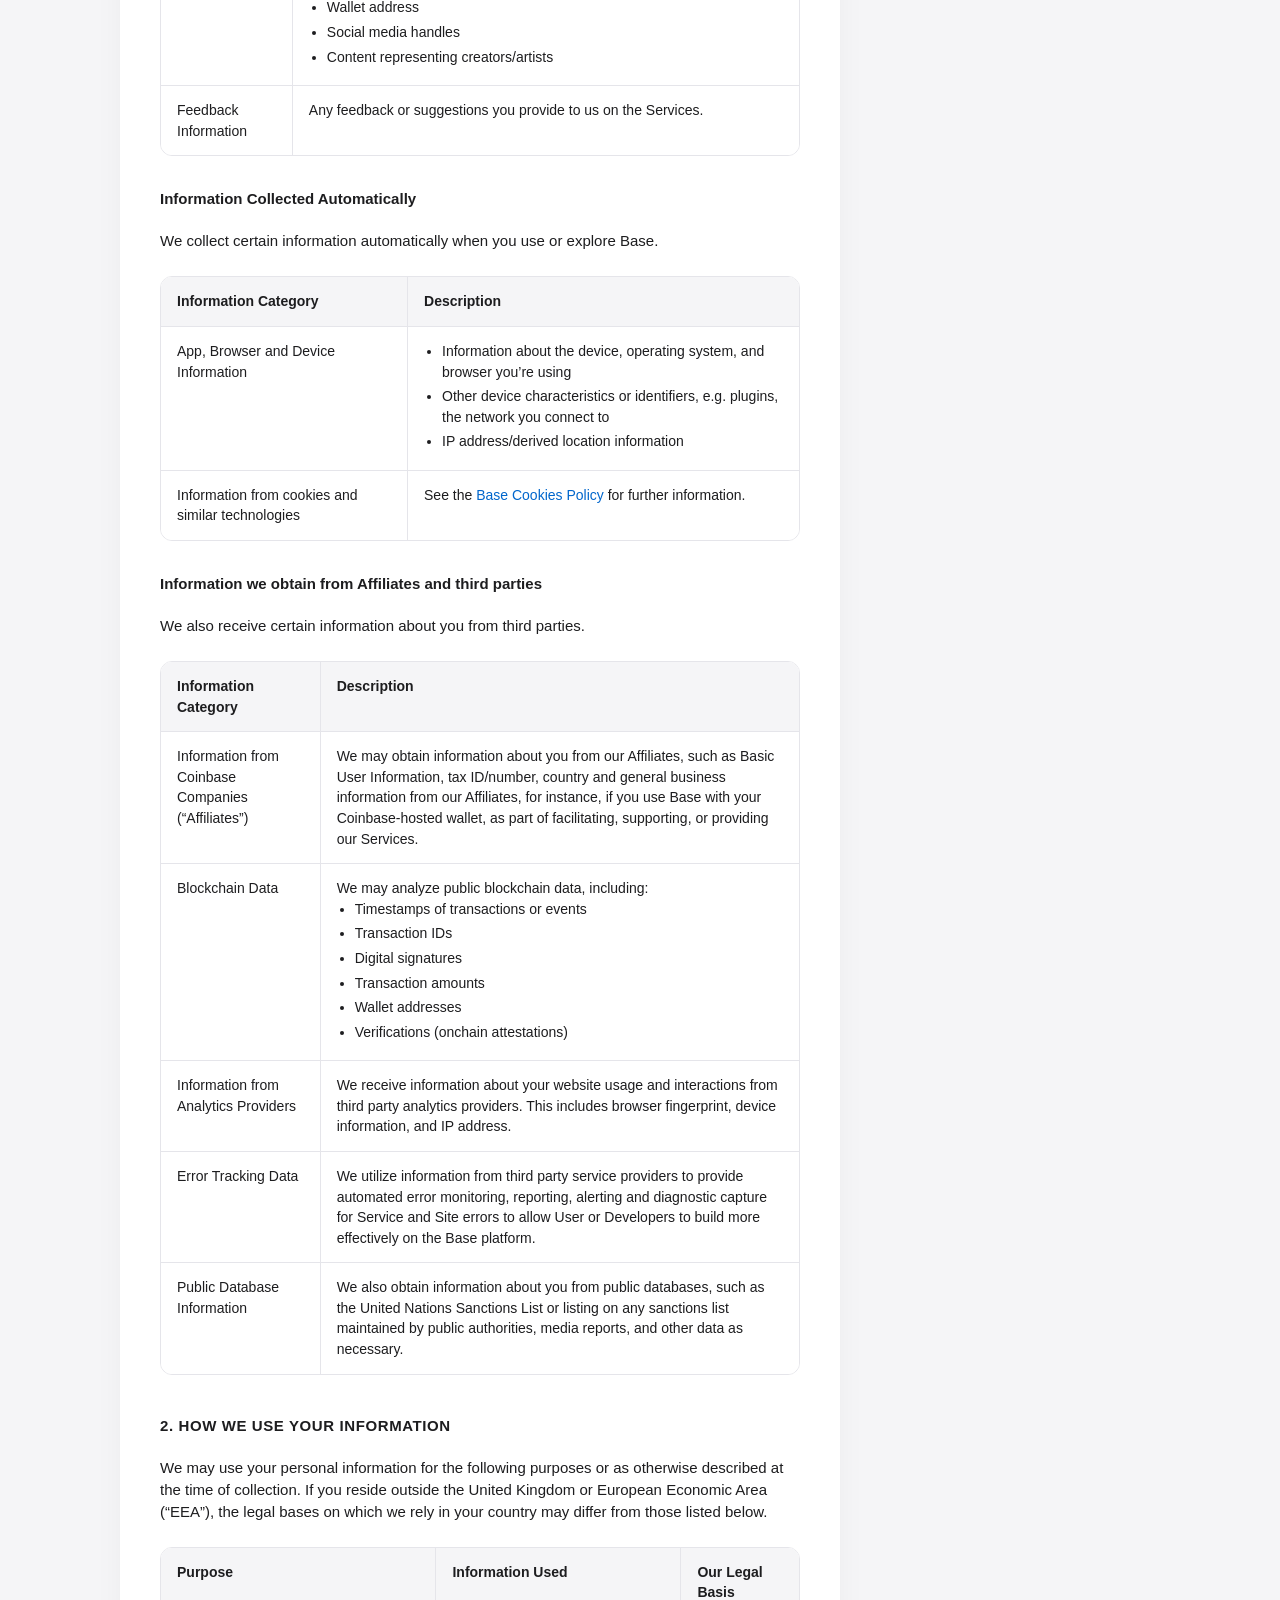
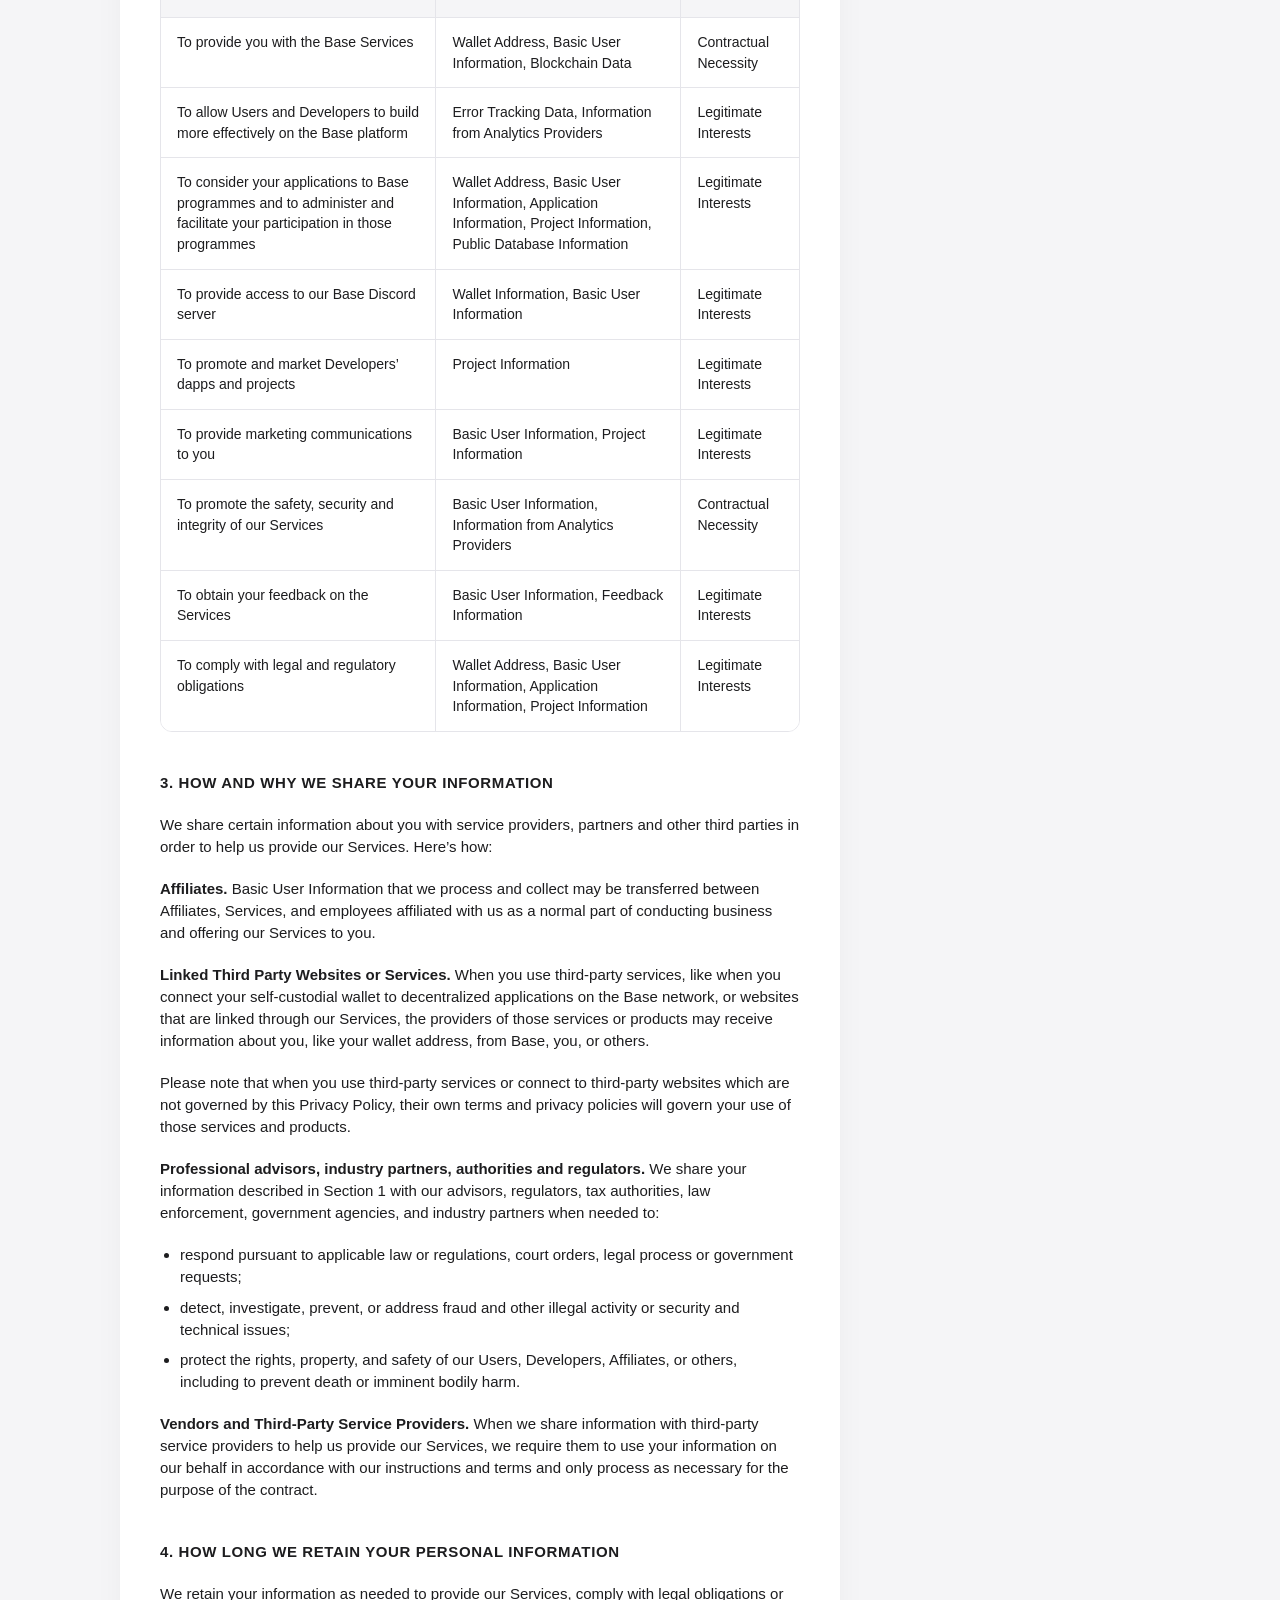
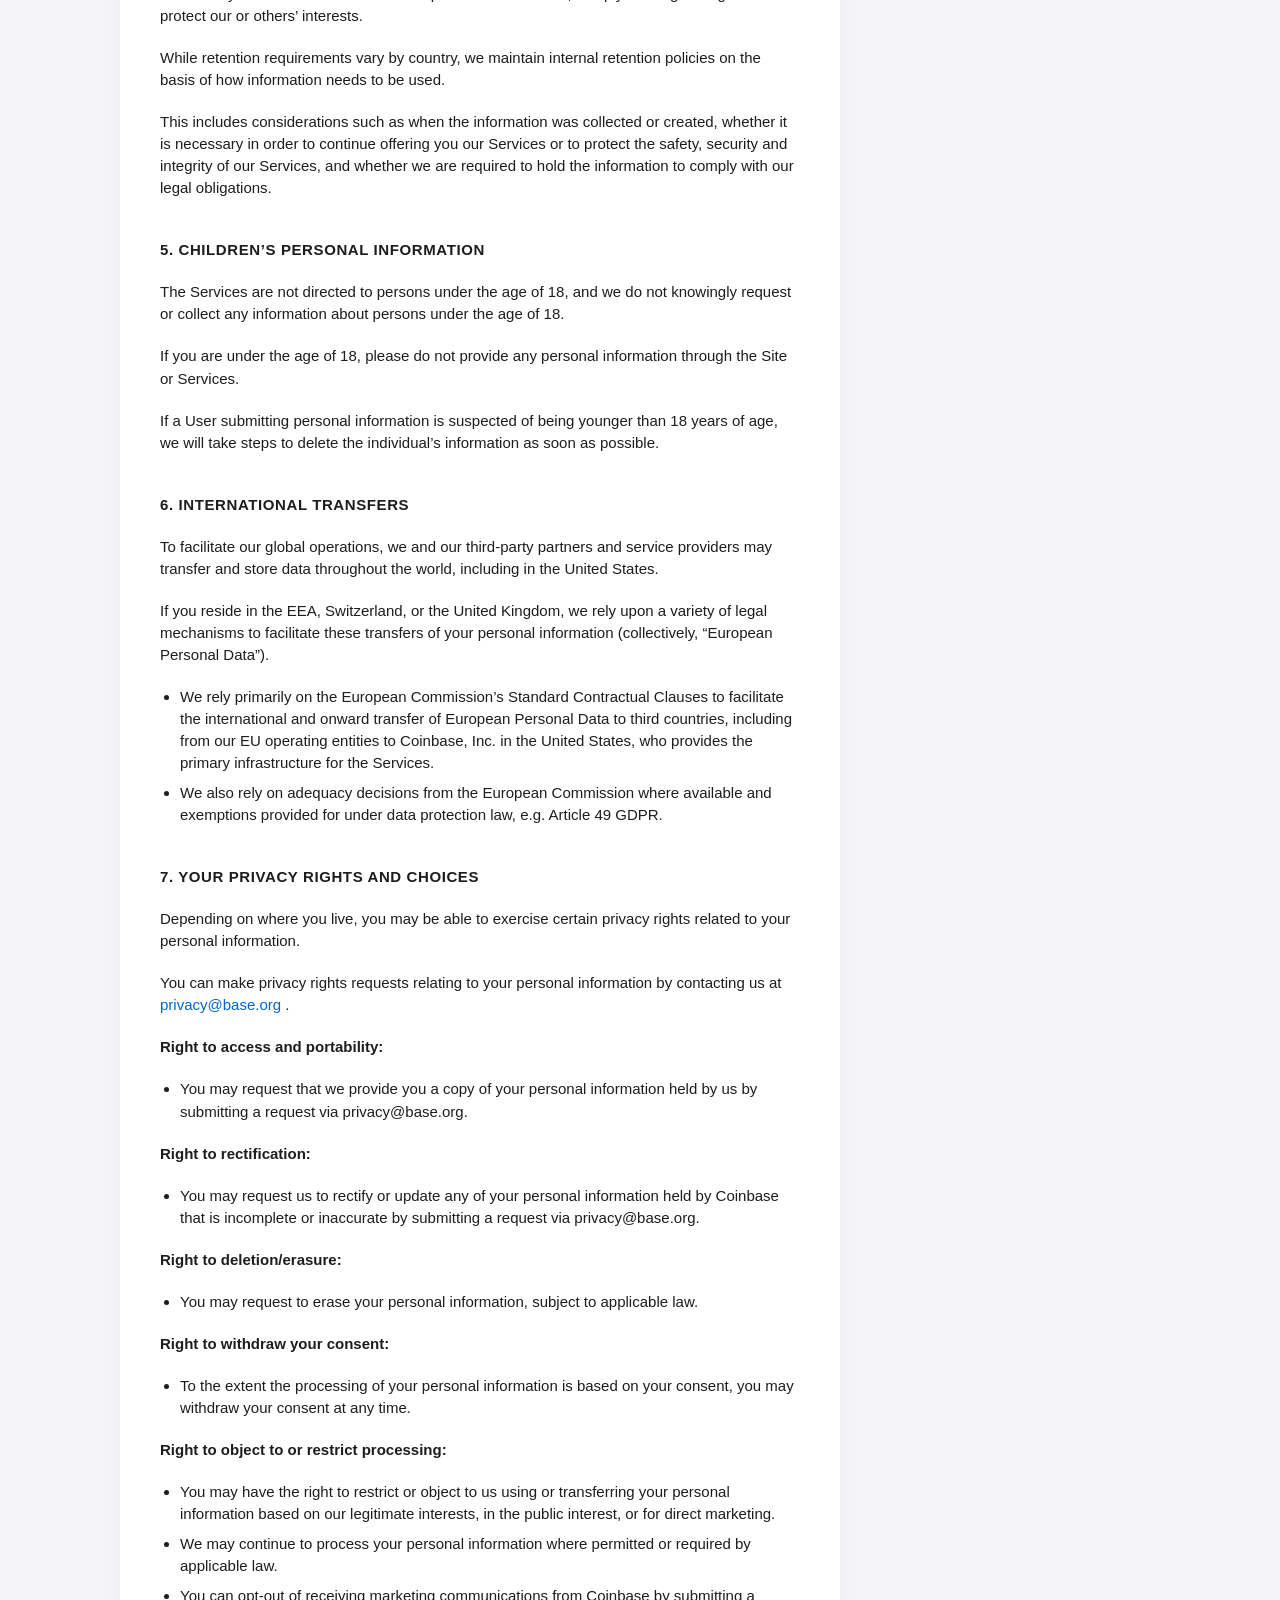
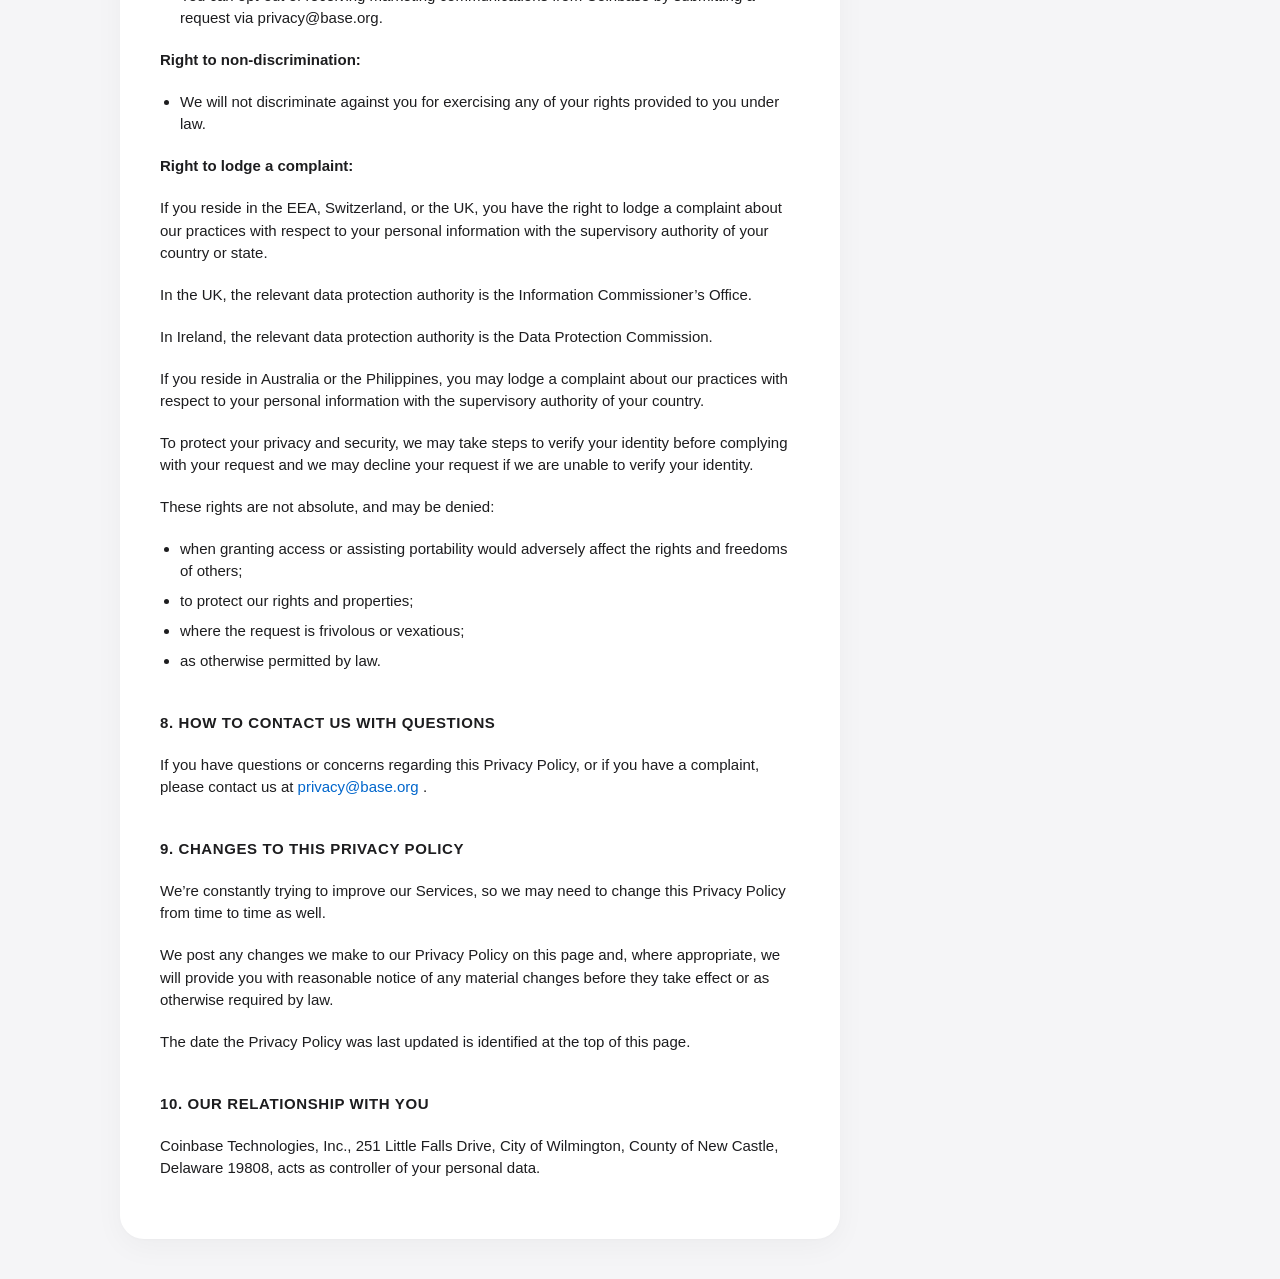
<file: privacy.html>
<!DOCTYPE html>
<html lang="en">
<head>
  <meta charset="UTF-8">
  <meta name="viewport" content="width=device-width, initial-scale=1.0">

  <title>Privacy Policy - Parost</title>

  <link rel="stylesheet" href="assets/css/style.css">
  <link rel="icon" type="image/png" href="assets/images/icon.png">
</head>

<body>
  <nav class="top-nav">
    <div class="nav-container">
      <div class="brand">
        <button class="mobile-menu-btn" aria-label="Menu">
          <svg viewBox="0 0 24 24" fill="none" stroke="currentColor" stroke-width="2" stroke-linecap="round" stroke-linejoin="round"><line x1="3" y1="12" x2="21" y2="12"></line><line x1="3" y1="6" x2="21" y2="6"></line><line x1="3" y1="18" x2="21" y2="18"></line></svg>
        </button>
        <img src="assets/images/logo.png" alt="Parost Logo" class="logo-icon">
        <span class="app-name">Parost</span>
      </div>
      <div class="lang-selector custom-dropdown">
        <button class="dropdown-trigger" aria-haspopup="listbox" aria-expanded="false">
          <span>English</span>
        </button>
        <ul class="dropdown-menu" role="listbox">
          <li role="option" aria-selected="false" data-value="es">Español</li>
          <li role="option" aria-selected="true" data-value="en">English</li>
        </ul>
      </div>
    </div>
  </nav>

  <div class="layout-wrapper">
    <main class="container">

      <!-- HEADER -->

      <header class="header">
        <h1>Privacy Policy</h1>
      </header>


      <!-- INTRO -->

    <div class="intro">
      The Privacy Policy for Base. Covers how we collect,
      use, and share personal information of users and
      developers through our services, including legal
      bases and data retention.
    </div>

    <div class="updated">
      Last updated: July 1, 2025
    </div>


    <!-- CONTENT -->

    <div class="content">

      <p>
        At Base (referred to here as “we”, “us” or “our”),
        we respect and protect the privacy of those users
        and developers (“you” and “your” or “Users” and
        “Developers”, as relevant) who explore and use Base
        (“Base”) through the Base protocol or any other
        applications, tools, and features we operate or
        through Base programmes (collectively, the “Services”).
      </p>

      <p>
        This Privacy Policy describes how we collect, use,
        and disclose personal information when you use our
        Services, which include the services offered on our
        website
        <a href="https://base.org" target="_blank">
          https://base.org
        </a>
        (“Site”). This Privacy Policy does not apply to any
        processing which Base carries out as a processor on
        behalf of those Users and Developers who explore and
        use Base.
      </p>

      <p>
        Please note that we do not control websites,
        applications, or services operated by third parties,
        and we are not responsible for their actions. We
        encourage you to review the privacy policies of the
        other websites, decentralised applications, and
        services you use to access or interact with our
        Services.
      </p>


      <section id="section-1" class="section">

        <h2>1. What Information We Collect</h2>

        <p>
          We collect and process the following personal
          information when providing the Services:
        </p>

        <p>
          <strong>Information you provide to us</strong>
        </p>

        <p>
          We collect information that you provide to us
          directly when using the Services.
        </p>

        <div class="table-wrapper">
          <table>

            <thead>
              <tr>
                <th>Information Category</th>
                <th>Description</th>
              </tr>
            </thead>

            <tbody>

              <tr>
                <td>Wallet Address</td>
                <td>
                  <ul>
                    <li>Your public wallet address</li>
                    <li>Your Basename</li>
                  </ul>
                </td>
              </tr>

              <tr>
                <td>Basic User Information</td>
                <td>
                  <ul>
                    <li>Your name</li>
                    <li>Your email address</li>
                    <li>
                      Your social media handle(s),
                      including your Discord username/ID
                    </li>
                    <li>Your business name, where relevant</li>
                  </ul>
                </td>
              </tr>

              <tr>
                <td>Application Information</td>
                <td>
                  When you apply for one of our Base
                  programmes, we ask you to provide certain
                  information. Depending on the programme
                  you are applying for, this information
                  may include your:
                  <ul>
                    <li>Date of birth</li>
                    <li>Nationality</li>
                    <li>Country of residence</li>
                    <li>Tax ID number</li>
                    <li>Professional/crypto experience</li>
                    <li>Job title</li>
                    <li>Language proficiency</li>
                    <li>Location/Timezone</li>
                  </ul>
                </td>
              </tr>

              <tr>
                <td>Project Information</td>
                <td>
                  Your project information, including:
                  <ul>
                    <li>
                      The name and photo associated with
                      your Google account
                    </li>
                    <li>Your email address</li>
                    <li>Team/project/company name</li>
                    <li>
                      Project category, e.g. NFT, DeFi,
                      gaming or social
                    </li>
                    <li>Project description</li>
                    <li>Creator name</li>
                    <li>Link to website/dapp</li>
                    <li>Wallet address</li>
                    <li>Social media handles</li>
                    <li>
                      Content representing creators/artists
                    </li>
                  </ul>
                </td>
              </tr>

              <tr>
                <td>Feedback Information</td>
                <td>
                  Any feedback or suggestions you provide
                  to us on the Services.
                </td>
              </tr>

            </tbody>

          </table>
        </div>


        <p>
          <strong>
            Information Collected Automatically
          </strong>
        </p>

        <p>
          We collect certain information automatically when
          you use or explore Base.
        </p>

        <div class="table-wrapper">
          <table>

            <thead>
              <tr>
                <th>Information Category</th>
                <th>Description</th>
              </tr>
            </thead>

            <tbody>

              <tr>
                <td>
                  App, Browser and Device Information
                </td>

                <td>
                  <ul>
                    <li>
                      Information about the device,
                      operating system, and browser you’re
                      using
                    </li>

                    <li>
                      Other device characteristics or
                      identifiers, e.g. plugins, the network
                      you connect to
                    </li>

                    <li>
                      IP address/derived location information
                    </li>
                  </ul>
                </td>
              </tr>

              <tr>
                <td>
                  Information from cookies and similar
                  technologies
                </td>

                <td>
                  See the
                  <a href="#" >
                    Base Cookies Policy
                  </a>
                  for further information.
                </td>
              </tr>

            </tbody>

          </table>
        </div>


        <p>
          <strong>
            Information we obtain from Affiliates and
            third parties
          </strong>
        </p>

        <p>
          We also receive certain information about you
          from third parties.
        </p>

        <div class="table-wrapper">
          <table>

            <thead>
              <tr>
                <th>Information Category</th>
                <th>Description</th>
              </tr>
            </thead>

            <tbody>

              <tr>
                <td>
                  Information from Coinbase Companies
                  (“Affiliates”)
                </td>

                <td>
                  We may obtain information about you from
                  our Affiliates, such as Basic User
                  Information, tax ID/number, country and
                  general business information from our
                  Affiliates, for instance, if you use Base
                  with your Coinbase-hosted wallet, as part
                  of facilitating, supporting, or providing
                  our Services.
                </td>
              </tr>

              <tr>
                <td>Blockchain Data</td>

                <td>
                  We may analyze public blockchain data,
                  including:
                  <ul>
                    <li>Timestamps of transactions or events</li>
                    <li>Transaction IDs</li>
                    <li>Digital signatures</li>
                    <li>Transaction amounts</li>
                    <li>Wallet addresses</li>
                    <li>Verifications (onchain attestations)</li>
                  </ul>
                </td>
              </tr>

              <tr>
                <td>Information from Analytics Providers</td>

                <td>
                  We receive information about your website
                  usage and interactions from third party
                  analytics providers. This includes browser
                  fingerprint, device information, and IP
                  address.
                </td>
              </tr>

              <tr>
                <td>Error Tracking Data</td>

                <td>
                  We utilize information from third party
                  service providers to provide automated
                  error monitoring, reporting, alerting and
                  diagnostic capture for Service and Site
                  errors to allow User or Developers to build
                  more effectively on the Base platform.
                </td>
              </tr>

              <tr>
                <td>Public Database Information</td>

                <td>
                  We also obtain information about you from
                  public databases, such as the United Nations
                  Sanctions List or listing on any sanctions
                  list maintained by public authorities,
                  media reports, and other data as necessary.
                </td>
              </tr>

            </tbody>

          </table>
        </div>

      </section>


      <section id="section-2" class="section">

        <h2>2. How We Use Your Information</h2>

        <p>
          We may use your personal information for the
          following purposes or as otherwise described at
          the time of collection. If you reside outside the
          United Kingdom or European Economic Area (“EEA”),
          the legal bases on which we rely in your country
          may differ from those listed below.
        </p>

        <div class="table-wrapper">
          <table>

            <thead>
              <tr>
                <th>Purpose</th>
                <th>Information Used</th>
                <th>Our Legal Basis</th>
              </tr>
            </thead>

            <tbody>

              <tr>
                <td>
                  To provide you with the Base Services
                </td>

                <td>
                  Wallet Address, Basic User Information,
                  Blockchain Data
                </td>

                <td>
                  Contractual Necessity
                </td>
              </tr>

              <tr>
                <td>
                  To allow Users and Developers to build
                  more effectively on the Base platform
                </td>

                <td>
                  Error Tracking Data, Information from
                  Analytics Providers
                </td>

                <td>
                  Legitimate Interests
                </td>
              </tr>

              <tr>
                <td>
                  To consider your applications to Base
                  programmes and to administer and facilitate
                  your participation in those programmes
                </td>

                <td>
                  Wallet Address, Basic User Information,
                  Application Information, Project Information,
                  Public Database Information
                </td>

                <td>
                  Legitimate Interests
                </td>
              </tr>

              <tr>
                <td>
                  To provide access to our Base Discord server
                </td>

                <td>
                  Wallet Information, Basic User Information
                </td>

                <td>
                  Legitimate Interests
                </td>
              </tr>

              <tr>
                <td>
                  To promote and market Developers’ dapps
                  and projects
                </td>

                <td>
                  Project Information
                </td>

                <td>
                  Legitimate Interests
                </td>
              </tr>

              <tr>
                <td>
                  To provide marketing communications to you
                </td>

                <td>
                  Basic User Information, Project Information
                </td>

                <td>
                  Legitimate Interests
                </td>
              </tr>

              <tr>
                <td>
                  To promote the safety, security and
                  integrity of our Services
                </td>

                <td>
                  Basic User Information, Information from
                  Analytics Providers
                </td>

                <td>
                  Contractual Necessity
                </td>
              </tr>

              <tr>
                <td>
                  To obtain your feedback on the Services
                </td>

                <td>
                  Basic User Information, Feedback Information
                </td>

                <td>
                  Legitimate Interests
                </td>
              </tr>

              <tr>
                <td>
                  To comply with legal and regulatory
                  obligations
                </td>

                <td>
                  Wallet Address, Basic User Information,
                  Application Information, Project Information
                </td>

                <td>
                  Legitimate Interests
                </td>
              </tr>

            </tbody>

          </table>
        </div>

      </section>


      <section id="section-3" class="section">

        <h2>3. How and Why We Share Your Information</h2>

        <p>
          We share certain information about you with
          service providers, partners and other third
          parties in order to help us provide our Services.
          Here’s how:
        </p>

        <p>
          <strong>Affiliates.</strong>
          Basic User Information that we process and collect
          may be transferred between Affiliates, Services,
          and employees affiliated with us as a normal part
          of conducting business and offering our Services
          to you.
        </p>

        <p>
          <strong>
            Linked Third Party Websites or Services.
          </strong>
          When you use third-party services, like when you
          connect your self-custodial wallet to decentralized
          applications on the Base network, or websites that
          are linked through our Services, the providers of
          those services or products may receive information
          about you, like your wallet address, from Base,
          you, or others.
        </p>

        <p>
          Please note that when you use third-party services
          or connect to third-party websites which are not
          governed by this Privacy Policy, their own terms
          and privacy policies will govern your use of those
          services and products.
        </p>

        <p>
          <strong>
            Professional advisors, industry partners,
            authorities and regulators.
          </strong>
          We share your information described in Section 1
          with our advisors, regulators, tax authorities,
          law enforcement, government agencies, and industry
          partners when needed to:
        </p>

        <ul>
          <li>
            respond pursuant to applicable law or regulations,
            court orders, legal process or government requests;
          </li>

          <li>
            detect, investigate, prevent, or address fraud
            and other illegal activity or security and
            technical issues;
          </li>

          <li>
            protect the rights, property, and safety of our
            Users, Developers, Affiliates, or others,
            including to prevent death or imminent bodily harm.
          </li>
        </ul>

        <p>
          <strong>
            Vendors and Third-Party Service Providers.
          </strong>
          When we share information with third-party service
          providers to help us provide our Services, we
          require them to use your information on our behalf
          in accordance with our instructions and terms and
          only process as necessary for the purpose of the
          contract.
        </p>

      </section>


      <section id="section-4" class="section">

        <h2>4. How Long We Retain Your Personal Information</h2>

        <p>
          We retain your information as needed to provide
          our Services, comply with legal obligations or
          protect our or others’ interests.
        </p>

        <p>
          While retention requirements vary by country,
          we maintain internal retention policies on the
          basis of how information needs to be used.
        </p>

        <p>
          This includes considerations such as when the
          information was collected or created, whether it
          is necessary in order to continue offering you
          our Services or to protect the safety, security
          and integrity of our Services, and whether we are
          required to hold the information to comply with
          our legal obligations.
        </p>

      </section>


      <section id="section-5" class="section">

        <h2>5. Children’s Personal Information</h2>

        <p>
          The Services are not directed to persons under
          the age of 18, and we do not knowingly request
          or collect any information about persons under
          the age of 18.
        </p>

        <p>
          If you are under the age of 18, please do not
          provide any personal information through the Site
          or Services.
        </p>

        <p>
          If a User submitting personal information is
          suspected of being younger than 18 years of age,
          we will take steps to delete the individual’s
          information as soon as possible.
        </p>

      </section>


      <section id="section-6" class="section">

        <h2>6. International Transfers</h2>

        <p>
          To facilitate our global operations, we and our
          third-party partners and service providers may
          transfer and store data throughout the world,
          including in the United States.
        </p>

        <p>
          If you reside in the EEA, Switzerland, or the
          United Kingdom, we rely upon a variety of legal
          mechanisms to facilitate these transfers of your
          personal information (collectively, “European
          Personal Data”).
        </p>

        <ul>
          <li>
            We rely primarily on the European Commission’s
            Standard Contractual Clauses to facilitate the
            international and onward transfer of European
            Personal Data to third countries, including from
            our EU operating entities to Coinbase, Inc. in
            the United States, who provides the primary
            infrastructure for the Services.
          </li>

          <li>
            We also rely on adequacy decisions from the
            European Commission where available and
            exemptions provided for under data protection
            law, e.g. Article 49 GDPR.
          </li>
        </ul>

      </section>


      <section id="section-7" class="section">

        <h2>7. Your Privacy Rights and Choices</h2>

        <p>
          Depending on where you live, you may be able to
          exercise certain privacy rights related to your
          personal information.
        </p>

        <p>
          You can make privacy rights requests relating to
          your personal information by contacting us at
          <a class="email" href="mailto:privacy@base.org">
            privacy@base.org
          </a>.
        </p>

        <p>
          <strong>
            Right to access and portability:
          </strong>
        </p>

        <ul>
          <li>
            You may request that we provide you a copy of
            your personal information held by us by
            submitting a request via
            privacy@base.org.
          </li>
        </ul>

        <p>
          <strong>
            Right to rectification:
          </strong>
        </p>

        <ul>
          <li>
            You may request us to rectify or update any of
            your personal information held by Coinbase that
            is incomplete or inaccurate by submitting a
            request via privacy@base.org.
          </li>
        </ul>

        <p>
          <strong>
            Right to deletion/erasure:
          </strong>
        </p>

        <ul>
          <li>
            You may request to erase your personal
            information, subject to applicable law.
          </li>
        </ul>

        <p>
          <strong>
            Right to withdraw your consent:
          </strong>
        </p>

        <ul>
          <li>
            To the extent the processing of your personal
            information is based on your consent, you may
            withdraw your consent at any time.
          </li>
        </ul>

        <p>
          <strong>
            Right to object to or restrict processing:
          </strong>
        </p>

        <ul>
          <li>
            You may have the right to restrict or object
            to us using or transferring your personal
            information based on our legitimate interests,
            in the public interest, or for direct marketing.
          </li>

          <li>
            We may continue to process your personal
            information where permitted or required by
            applicable law.
          </li>

          <li>
            You can opt-out of receiving marketing
            communications from Coinbase by submitting
            a request via privacy@base.org.
          </li>
        </ul>

        <p>
          <strong>
            Right to non-discrimination:
          </strong>
        </p>

        <ul>
          <li>
            We will not discriminate against you for
            exercising any of your rights provided to
            you under law.
          </li>
        </ul>

        <p>
          <strong>
            Right to lodge a complaint:
          </strong>
        </p>

        <p>
          If you reside in the EEA, Switzerland, or the UK,
          you have the right to lodge a complaint about our
          practices with respect to your personal information
          with the supervisory authority of your country or
          state.
        </p>

        <p>
          In the UK, the relevant data protection authority
          is the Information Commissioner’s Office.
        </p>

        <p>
          In Ireland, the relevant data protection authority
          is the Data Protection Commission.
        </p>

        <p>
          If you reside in Australia or the Philippines,
          you may lodge a complaint about our practices with
          respect to your personal information with the
          supervisory authority of your country.
        </p>

        <p>
          To protect your privacy and security, we may take
          steps to verify your identity before complying
          with your request and we may decline your request
          if we are unable to verify your identity.
        </p>

        <p>
          These rights are not absolute, and may be denied:
        </p>

        <ul>
          <li>
            when granting access or assisting portability
            would adversely affect the rights and freedoms
            of others;
          </li>

          <li>
            to protect our rights and properties;
          </li>

          <li>
            where the request is frivolous or vexatious;
          </li>

          <li>
            as otherwise permitted by law.
          </li>
        </ul>

      </section>


      <section id="section-8" class="section">

        <h2>8. How to Contact Us with Questions</h2>

        <p>
          If you have questions or concerns regarding this
          Privacy Policy, or if you have a complaint, please
          contact us at
          <a class="email" href="mailto:privacy@base.org">
            privacy@base.org
          </a>.
        </p>

      </section>


      <section id="section-9" class="section">

        <h2>9. Changes to This Privacy Policy</h2>

        <p>
          We’re constantly trying to improve our Services,
          so we may need to change this Privacy Policy from
          time to time as well.
        </p>

        <p>
          We post any changes we make to our Privacy Policy
          on this page and, where appropriate, we will
          provide you with reasonable notice of any material
          changes before they take effect or as otherwise
          required by law.
        </p>

        <p>
          The date the Privacy Policy was last updated is
          identified at the top of this page.
        </p>

      </section>


      <section id="section-10" class="section">

        <h2>10. Our Relationship with You</h2>

        <p>
          Coinbase Technologies, Inc., 251 Little Falls
          Drive, City of Wilmington, County of New Castle,
          Delaware 19808, acts as controller of your
          personal data.
        </p>

      </section>

    </div>

    </main>
    <aside class="sidebar">
      <h3>Privacy Policy</h3>
      <nav class="toc">
        <a href="#section-1">1. What Information We Collect</a>
        <a href="#section-2">2. How We Use Your Information</a>
        <a href="#section-3">3. How and Why We Share Your Information</a>
        <a href="#section-4">4. How Long We Retain Your Personal Information</a>
        <a href="#section-5">5. Children’s Personal Information</a>
        <a href="#section-6">6. International Transfers</a>
        <a href="#section-7">7. Your Privacy Rights and Choices</a>
        <a href="#section-8">8. How to Contact Us with Questions</a>
        <a href="#section-9">9. Changes to This Privacy Policy</a>
        <a href="#section-10">10. Our Relationship with You</a>
      </nav>
      <div style="margin-top: 30px; font-size: 13px; color: var(--text-secondary); font-style: italic;">
        Last updated: July 1, 2025
      </div>
      <h3 style="margin-top: 40px; font-size: 15px;">More information</h3>
      <nav class="toc">
        <a href="privacy.html">Privacy Policy</a>
        <a href="terms.html">Terms of Service</a>
        <a href="help.html">Help</a>
      </nav>
    </aside>
  </div>

  <script src="assets/js/script.js"></script>
  <script src="assets/js/mobile-menu.js"></script>
</body>
</html>
</file>
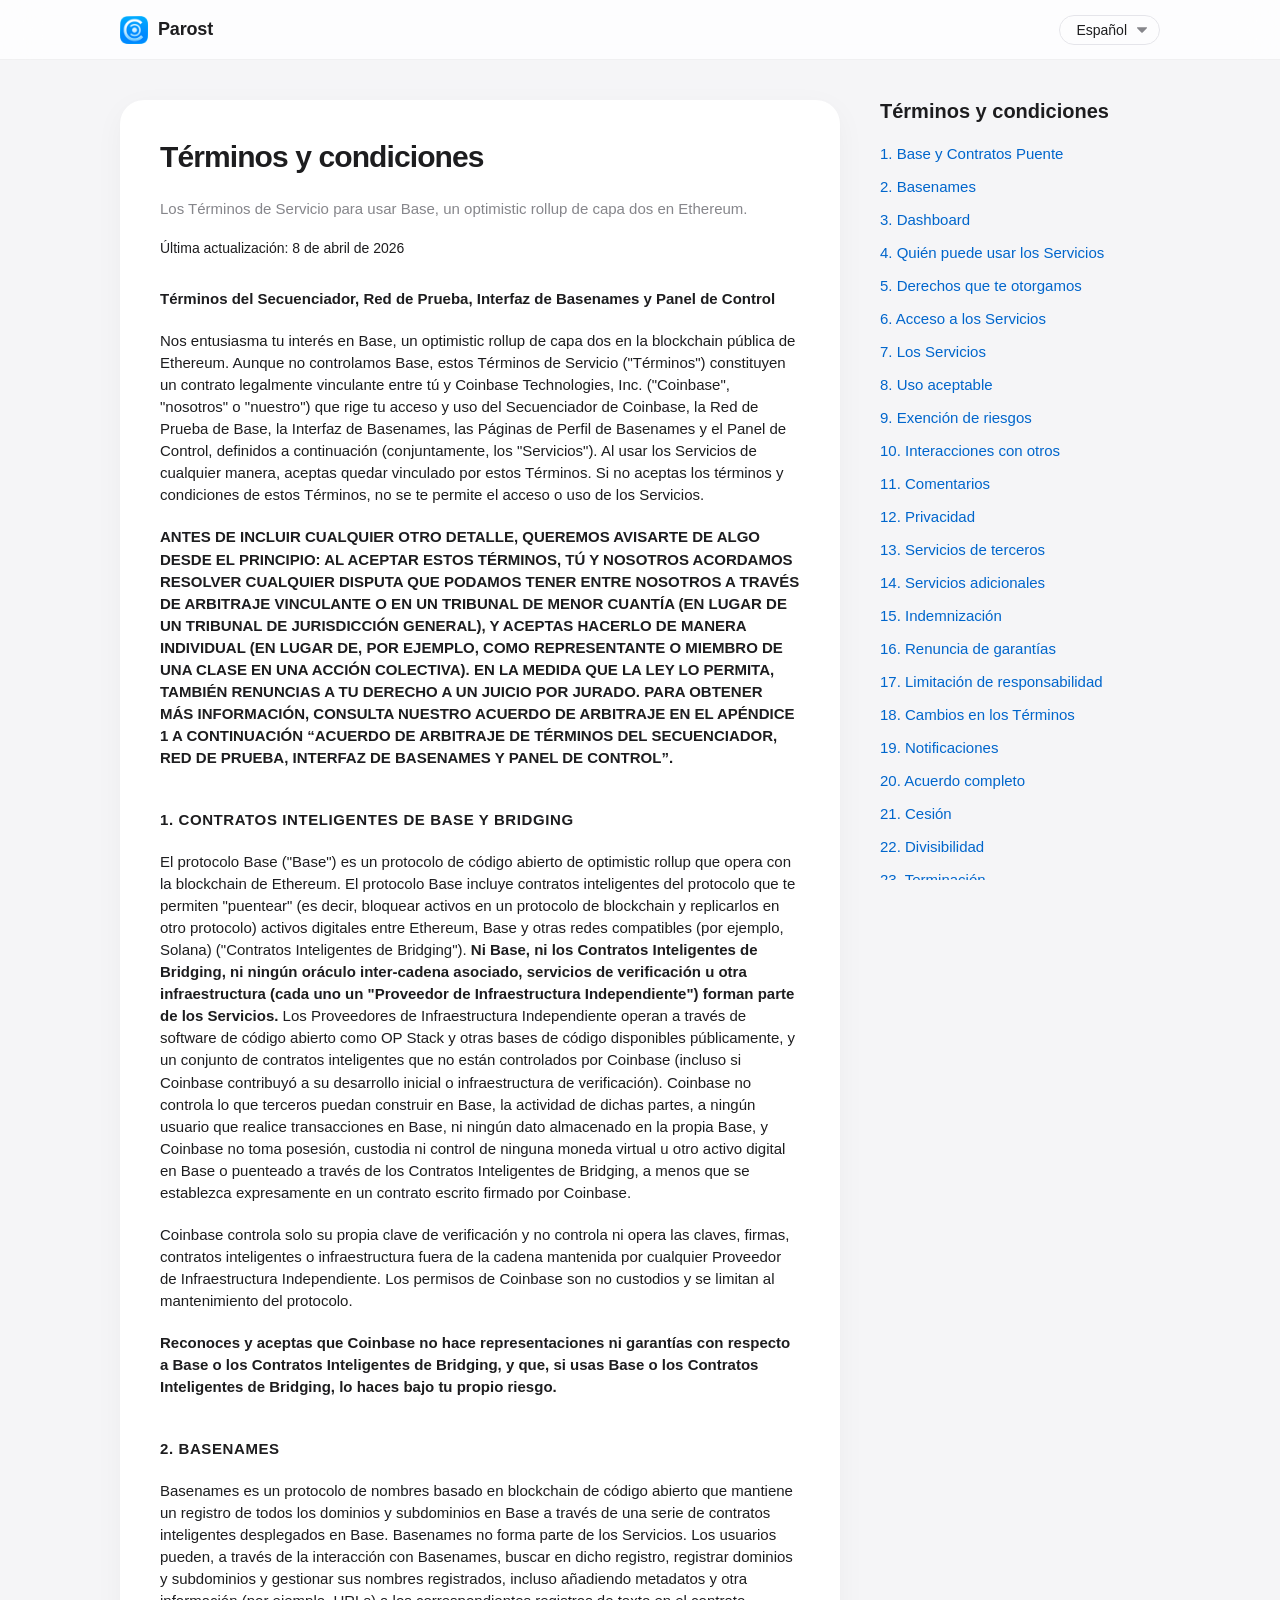
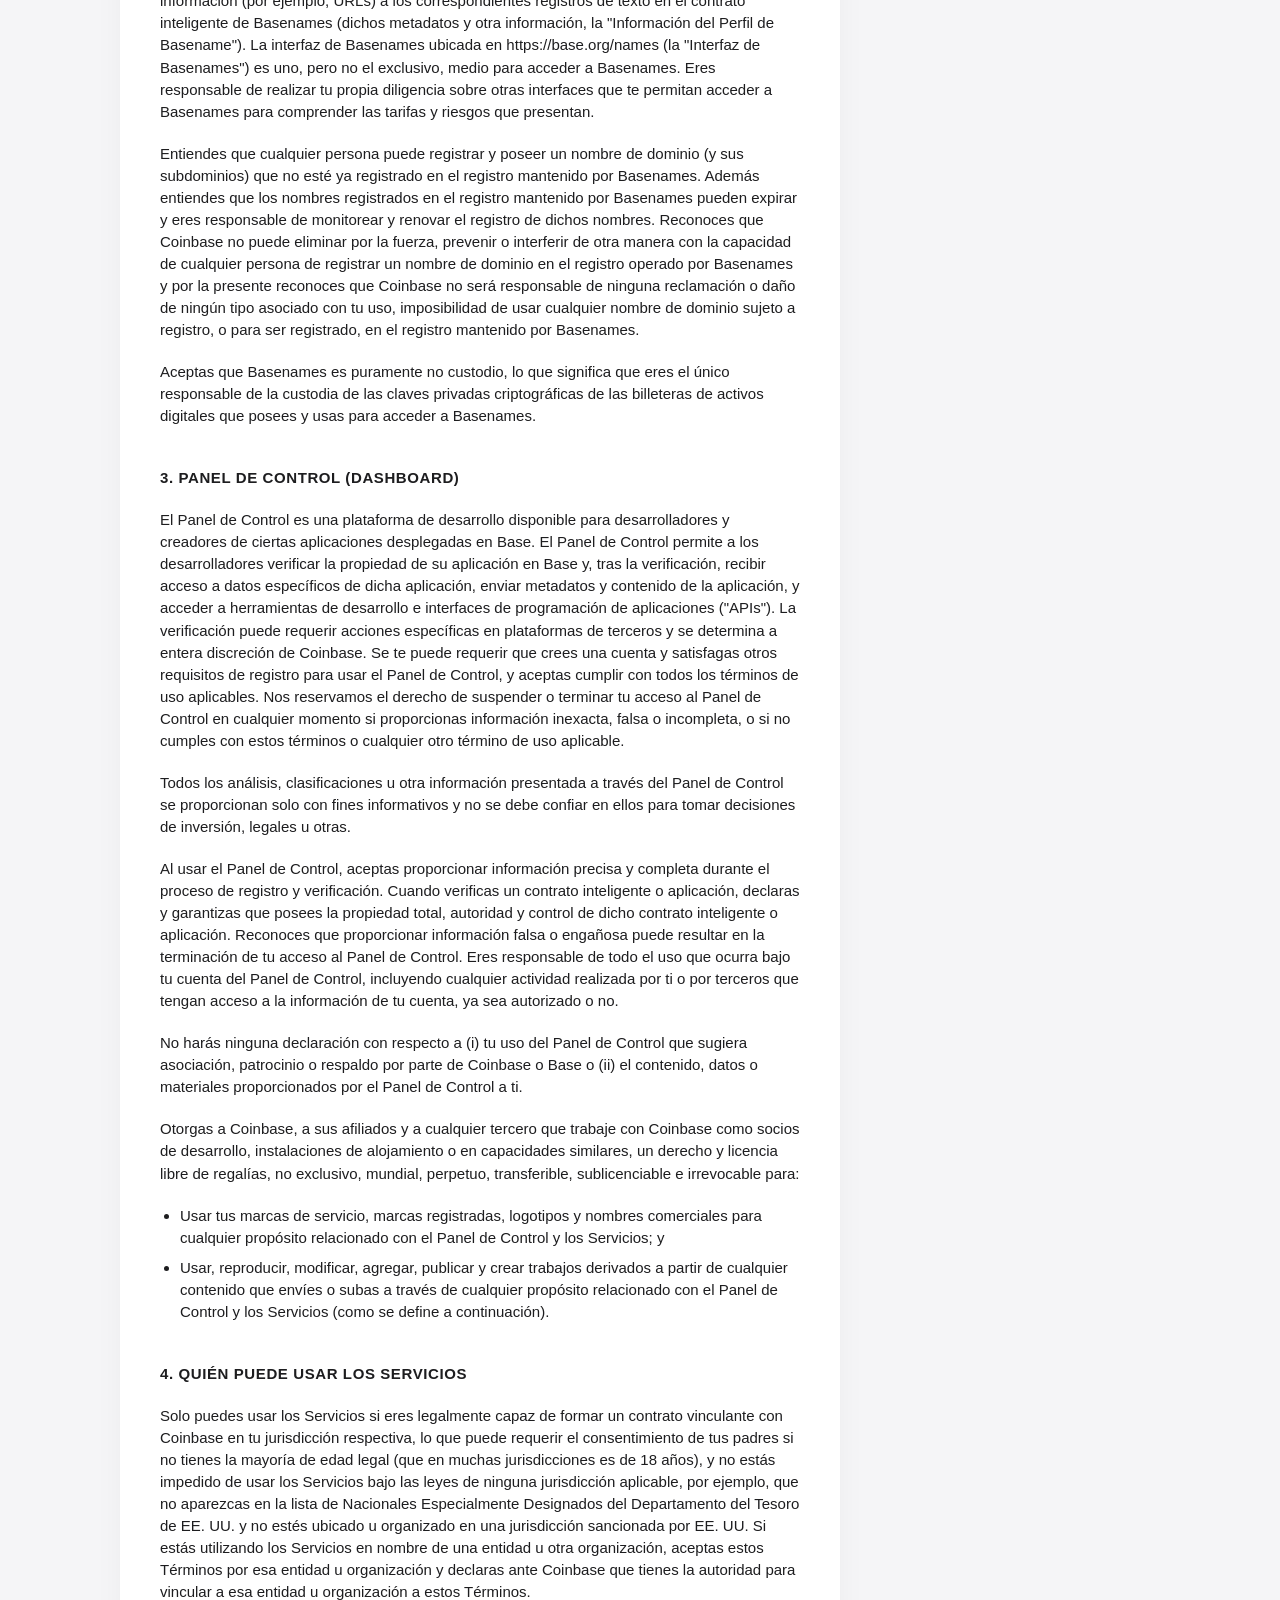
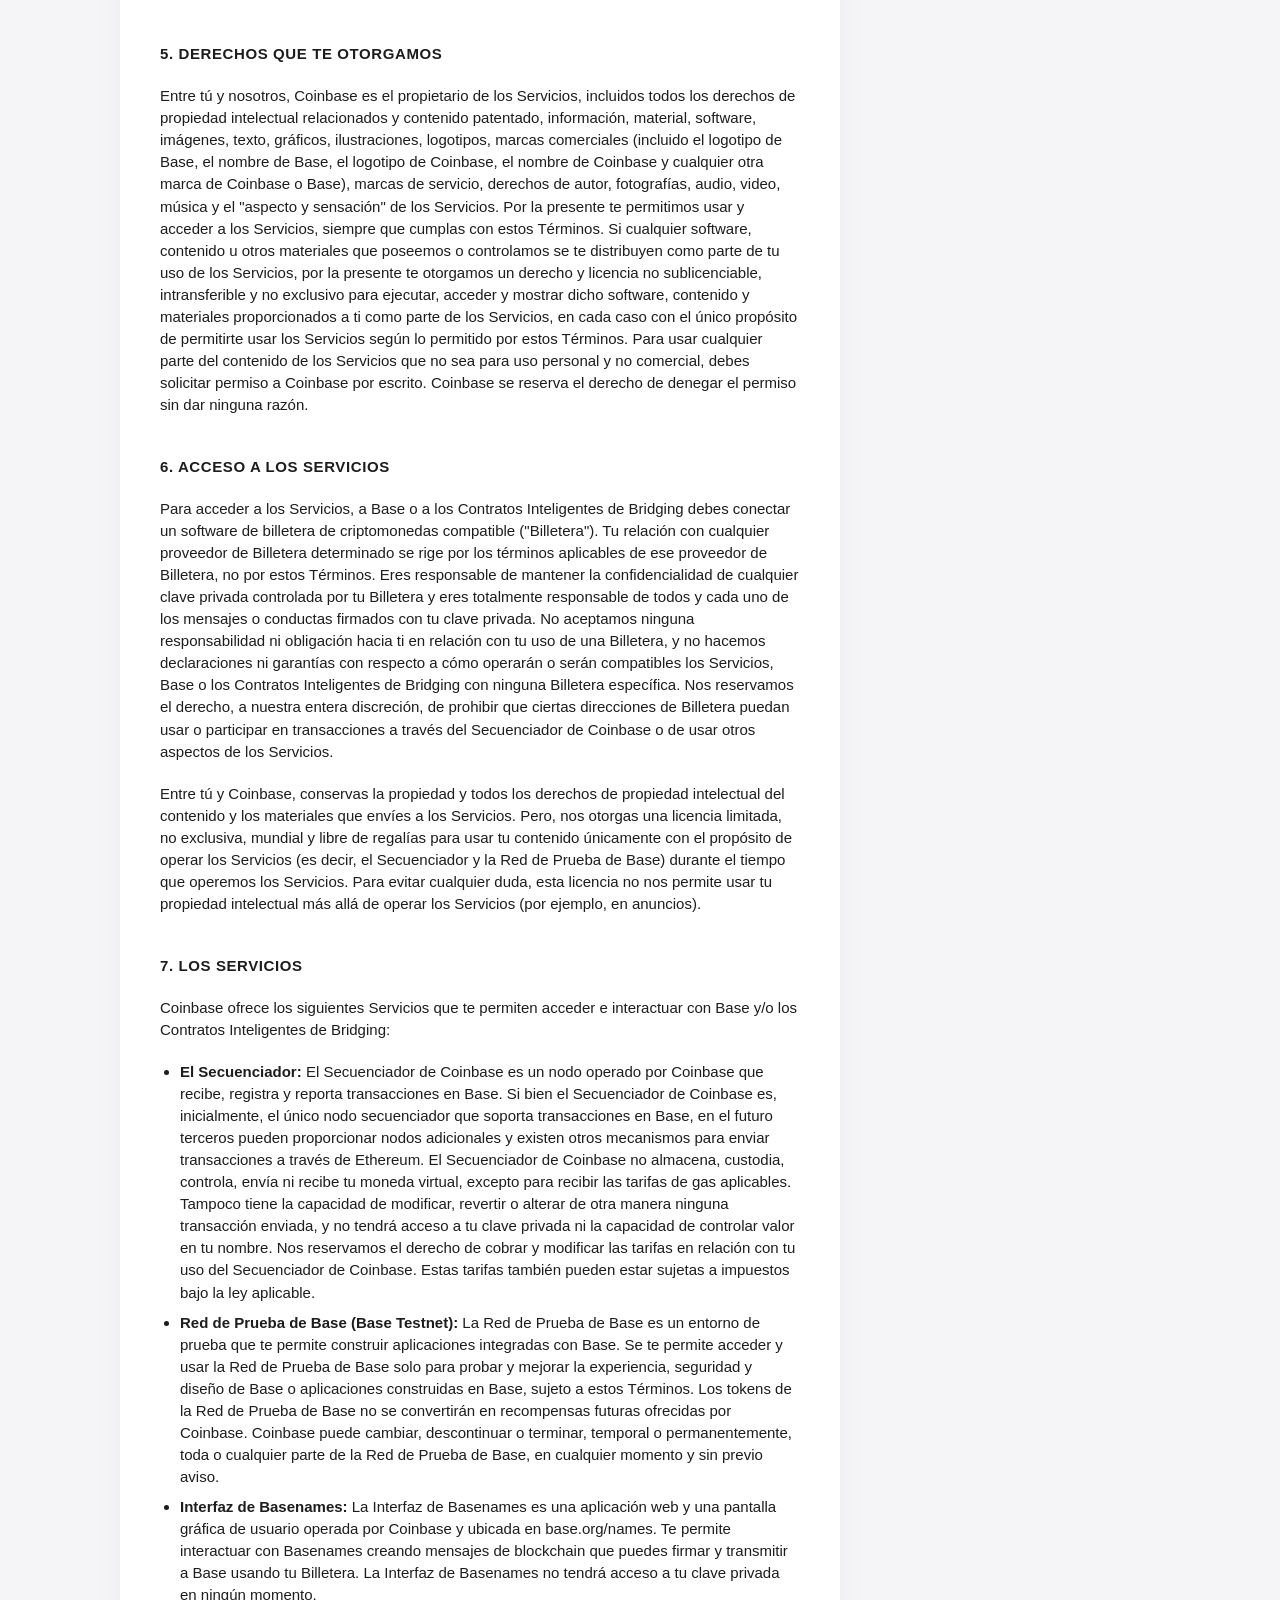
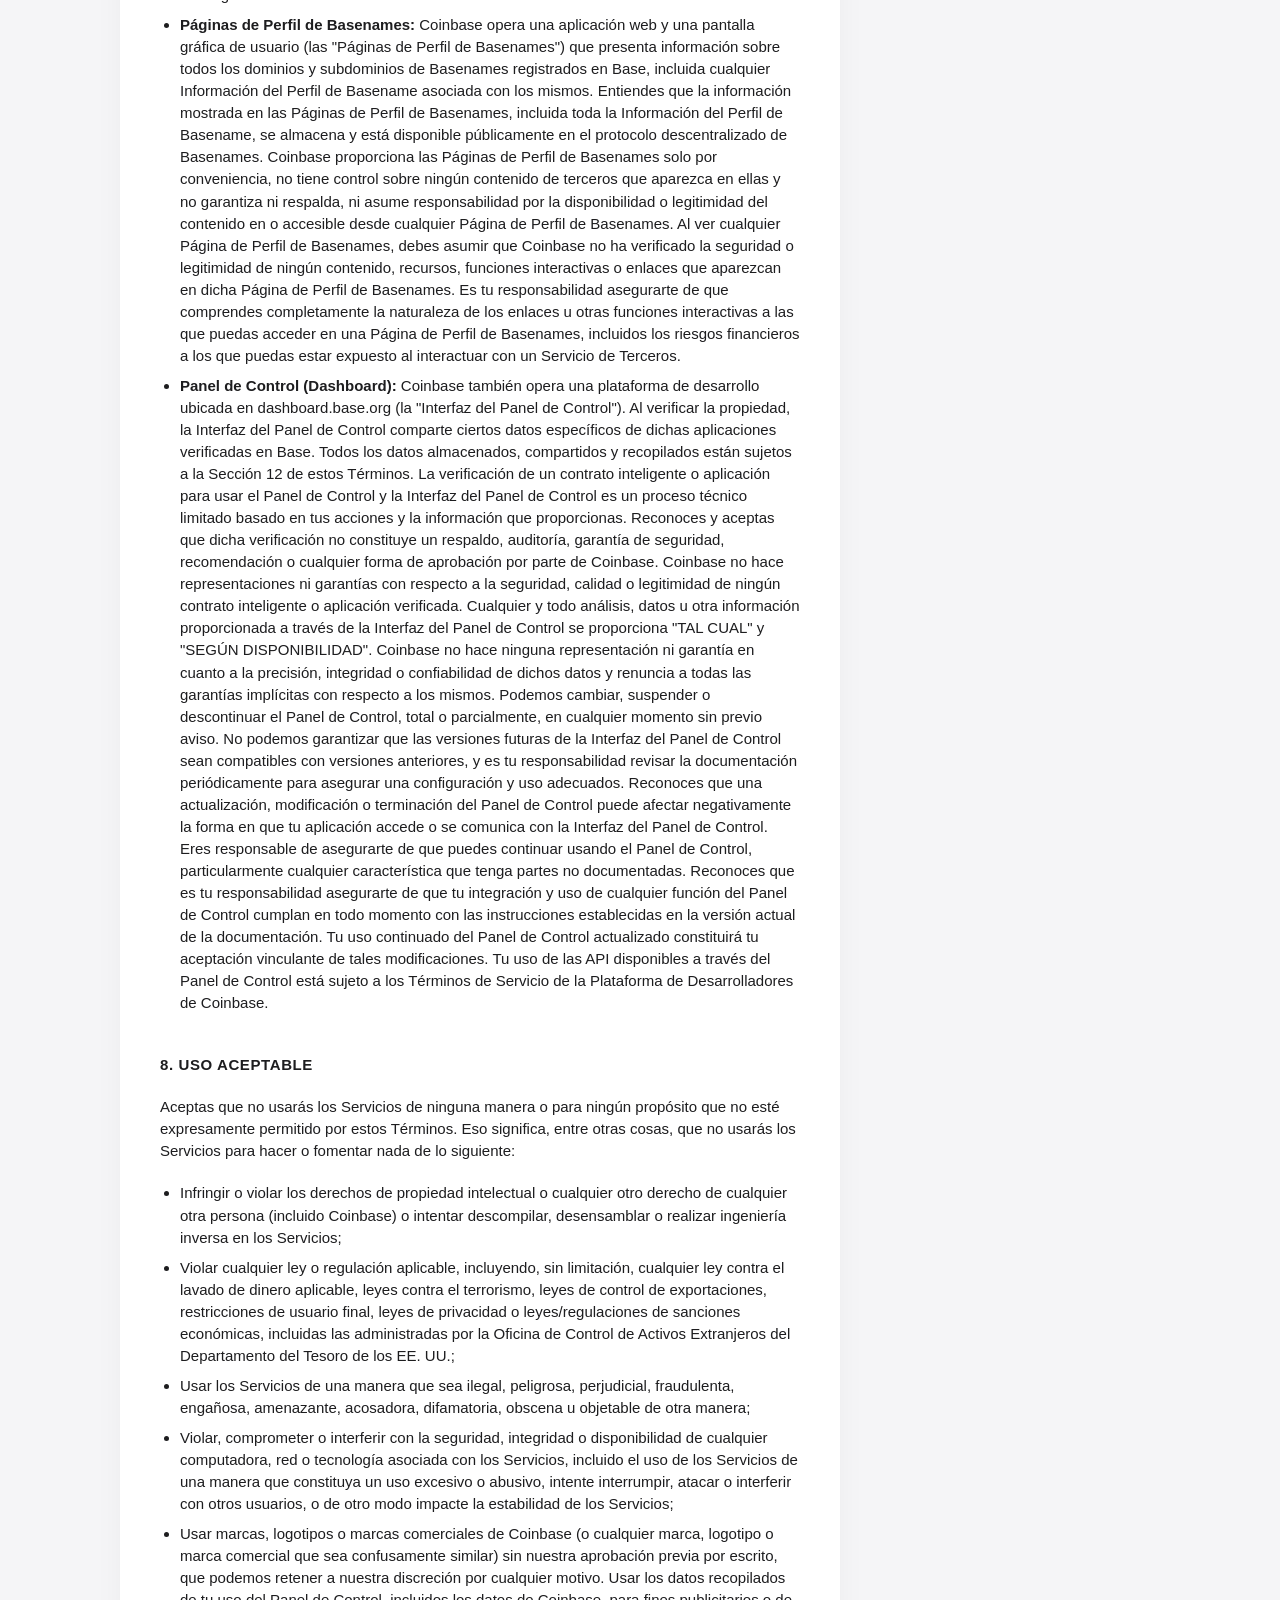
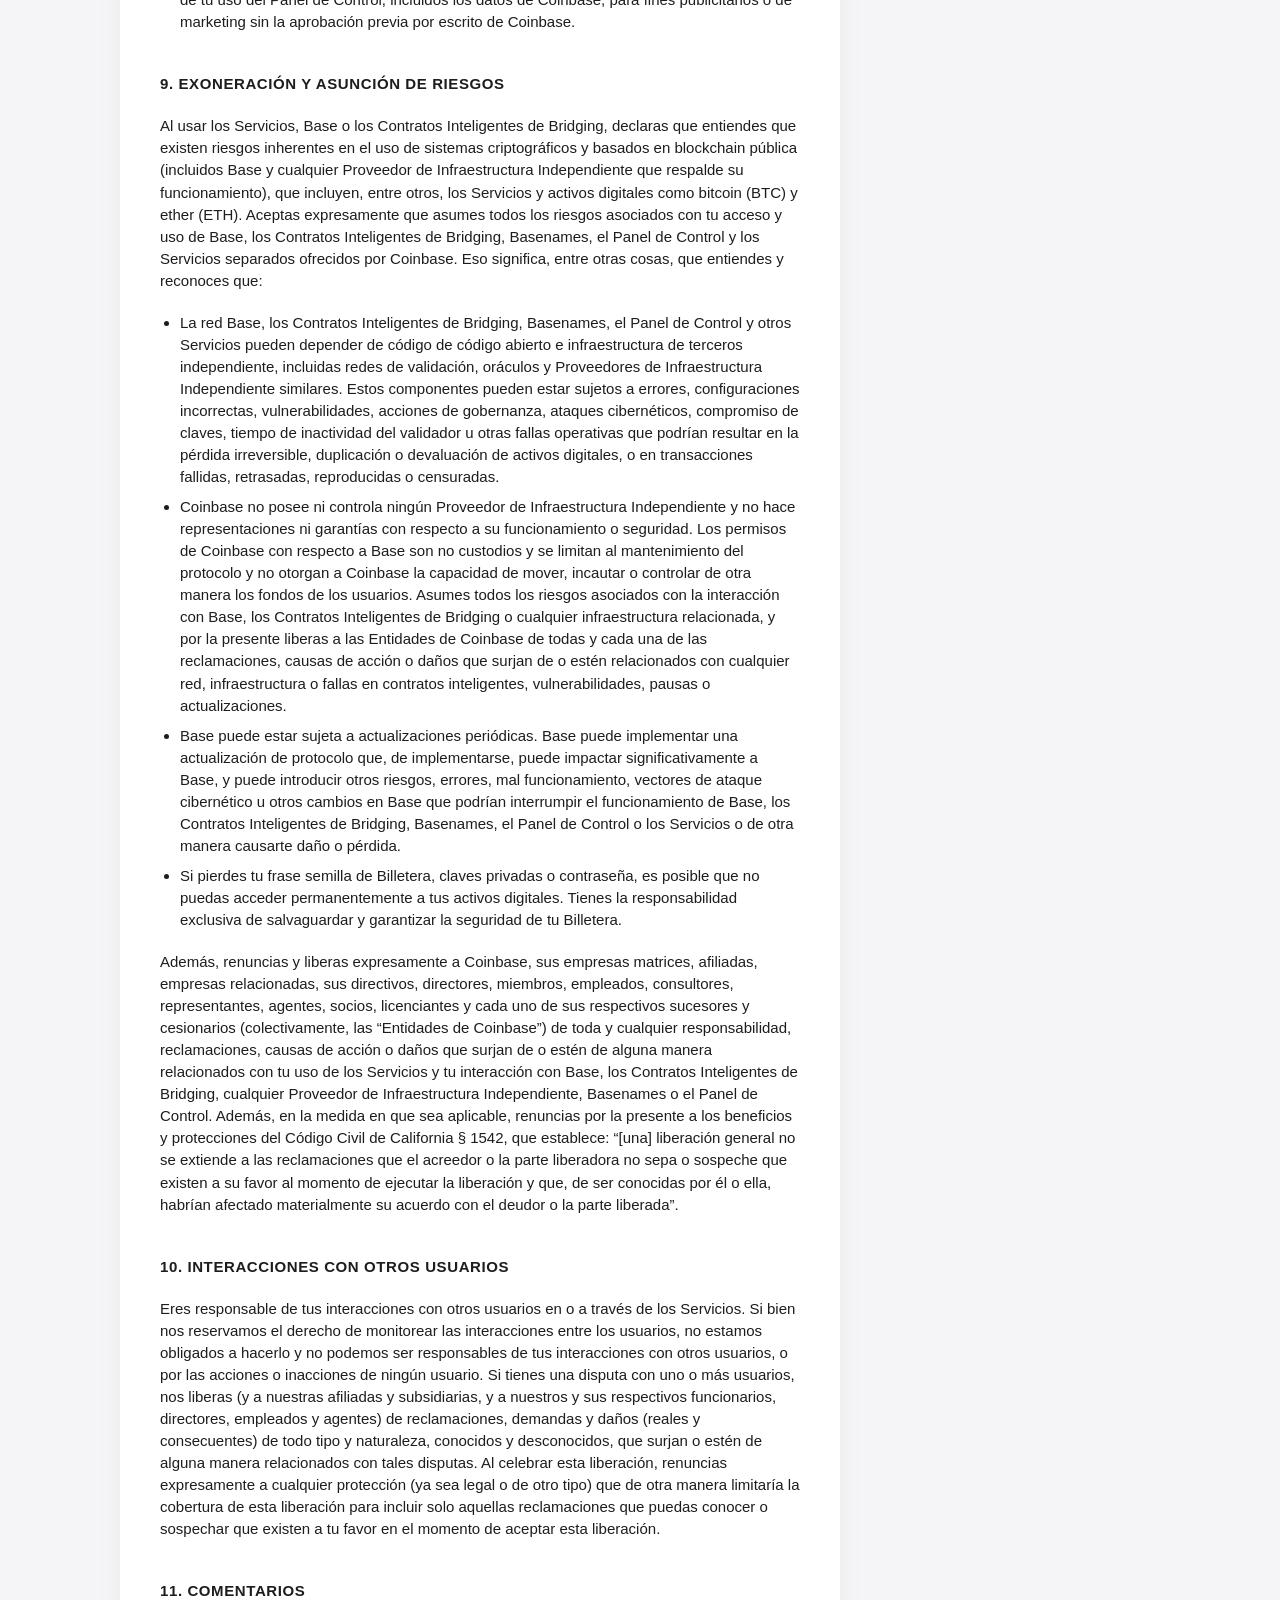
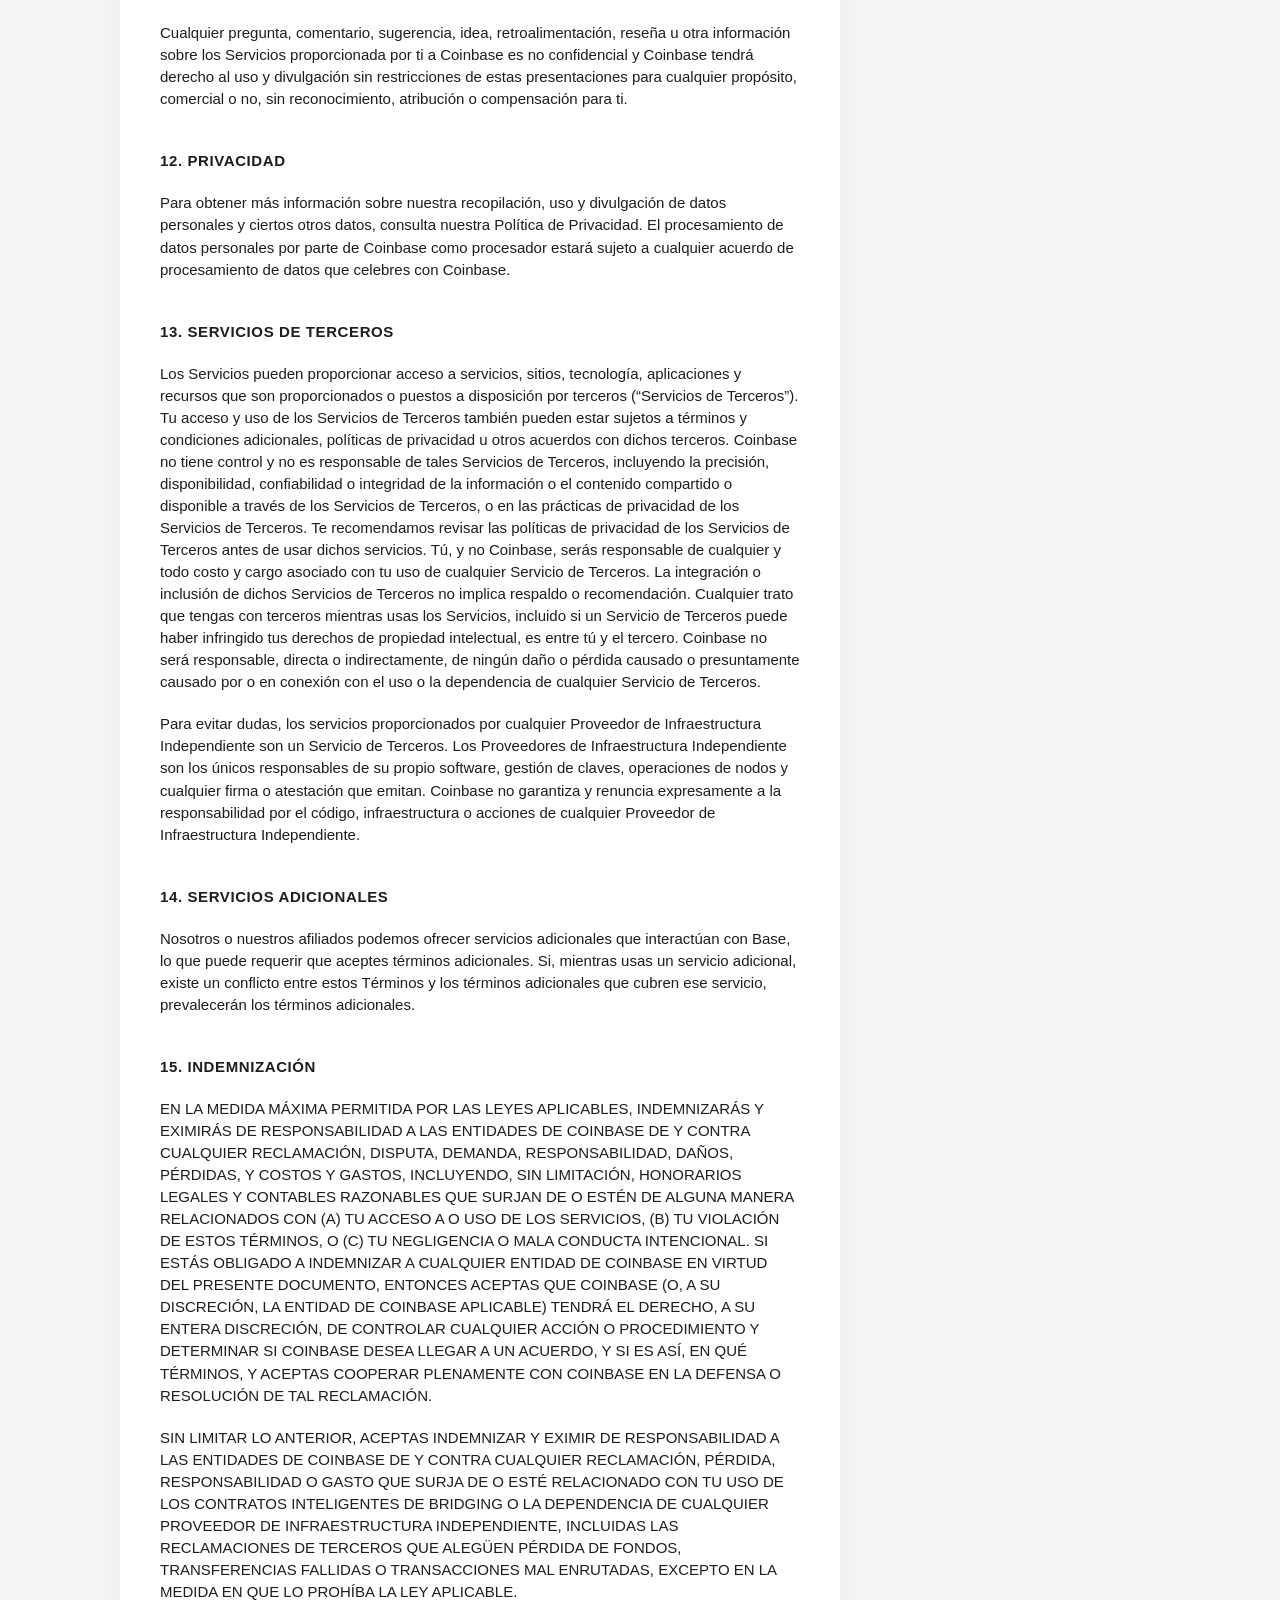
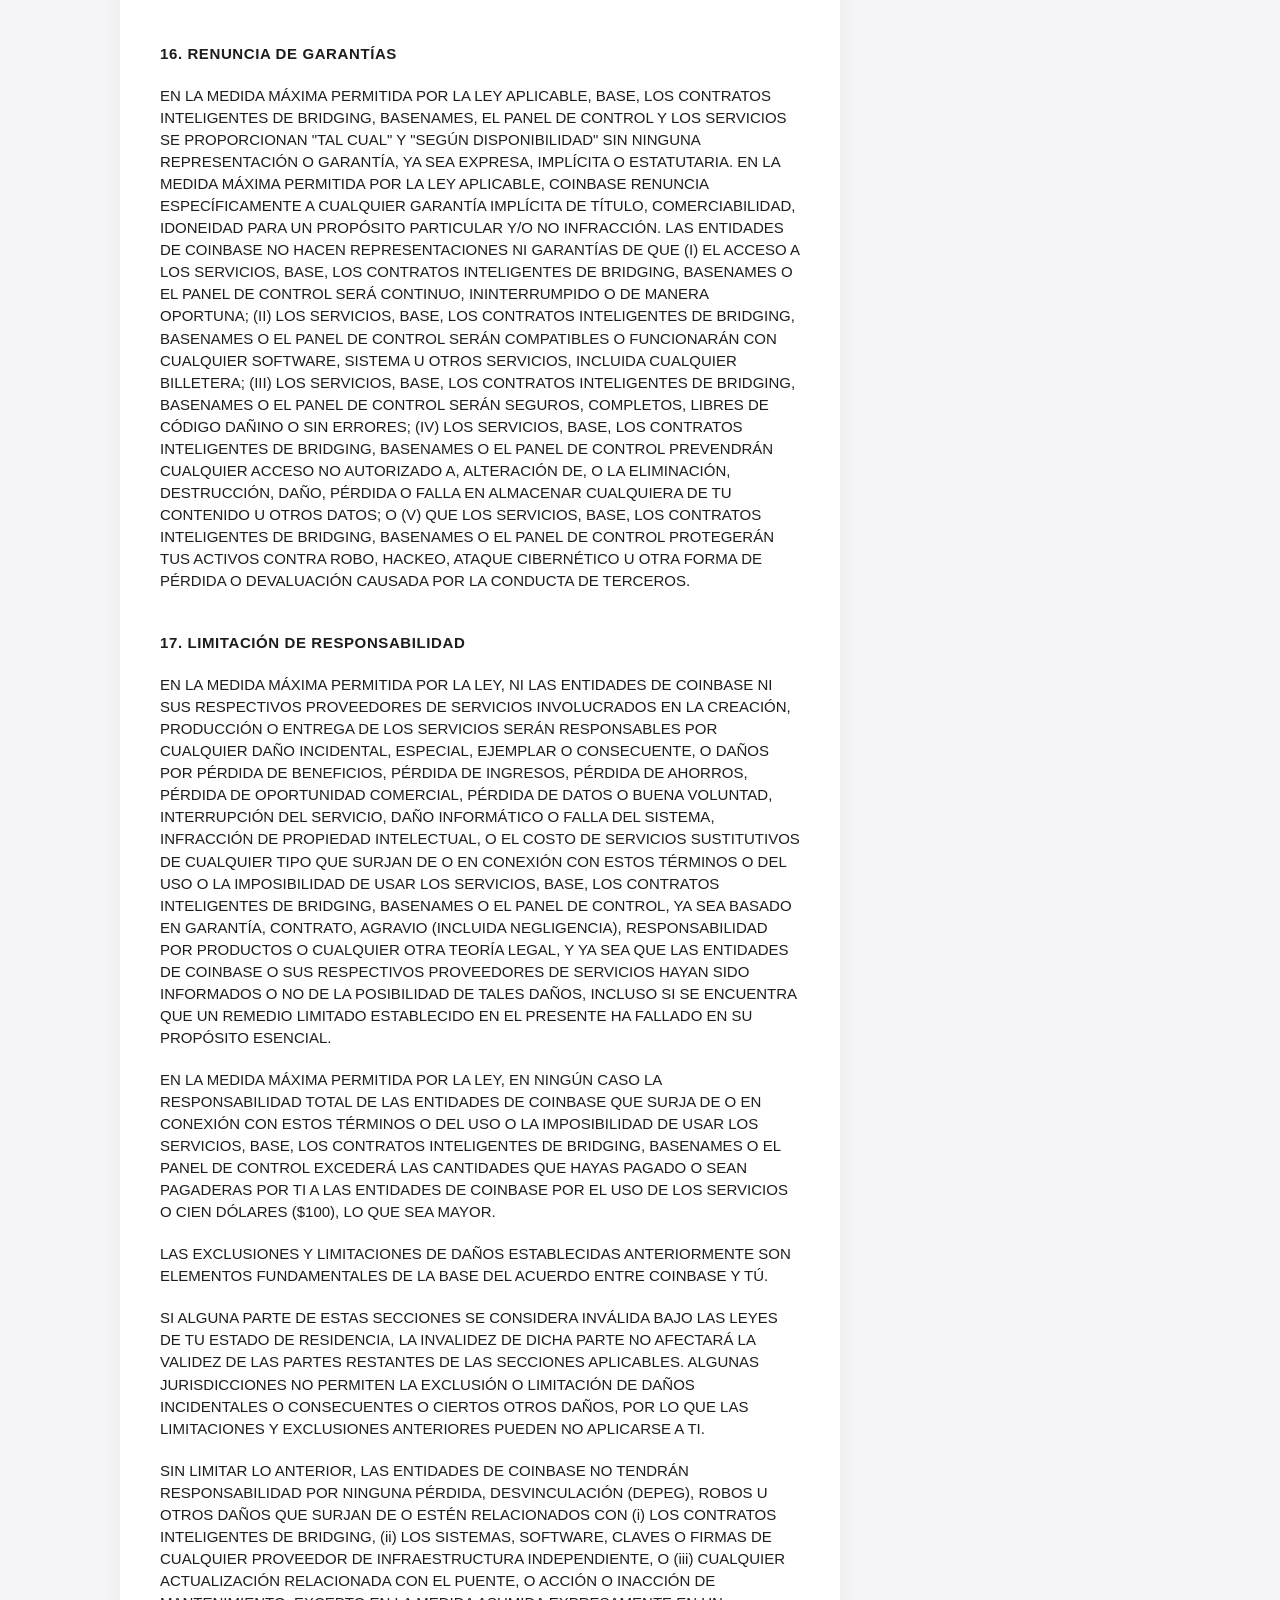
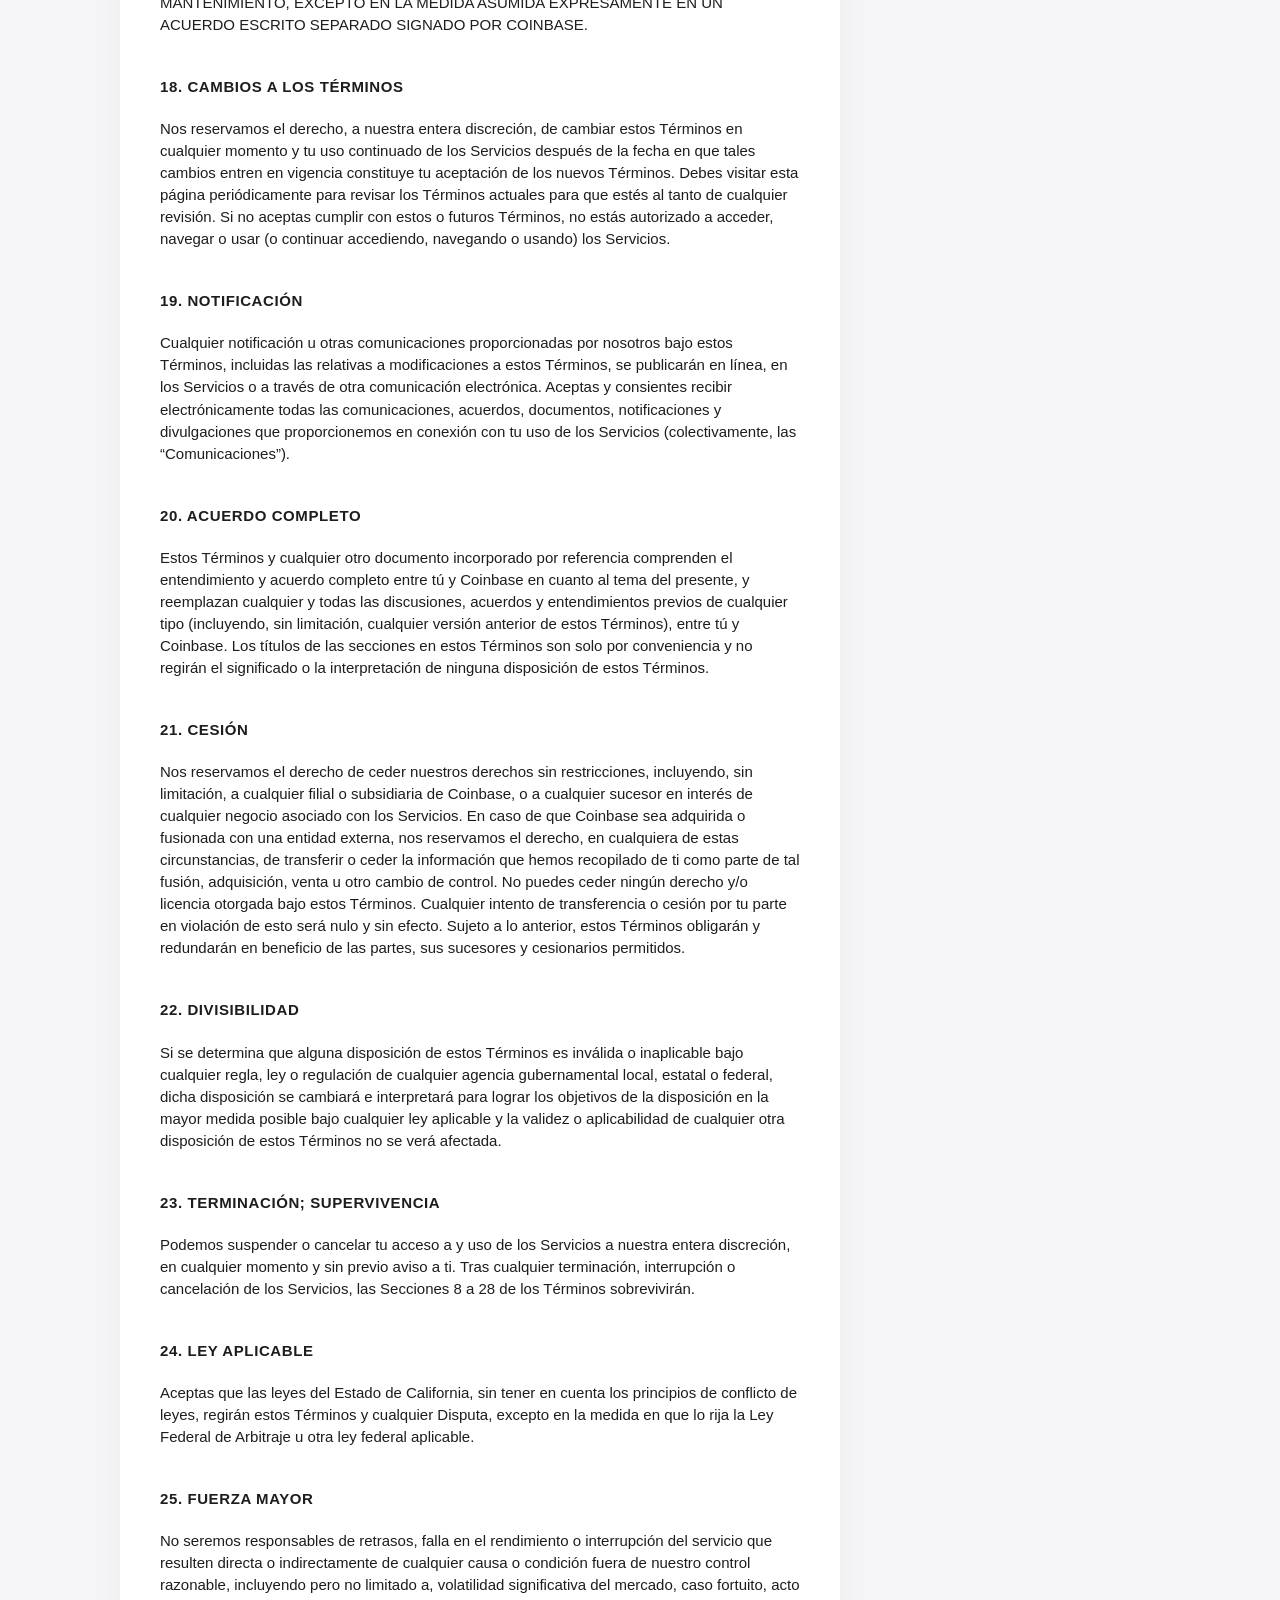
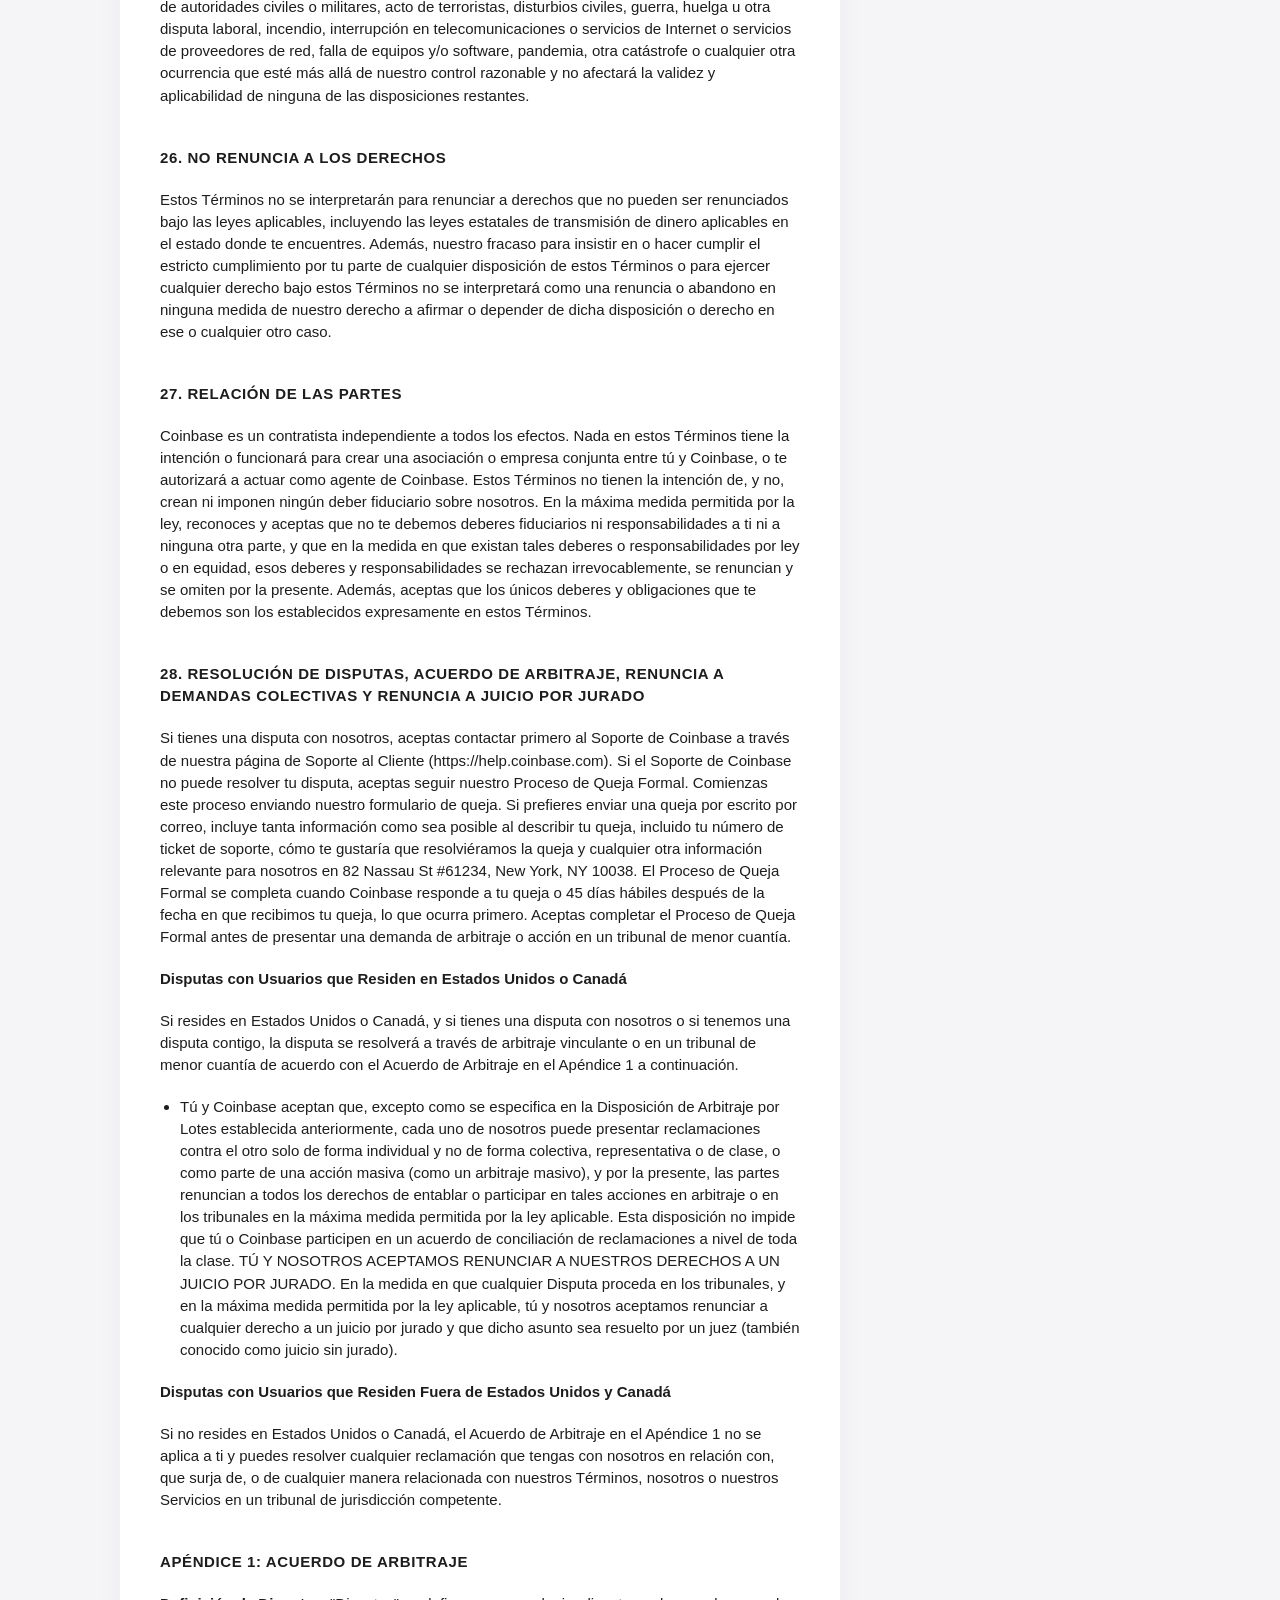
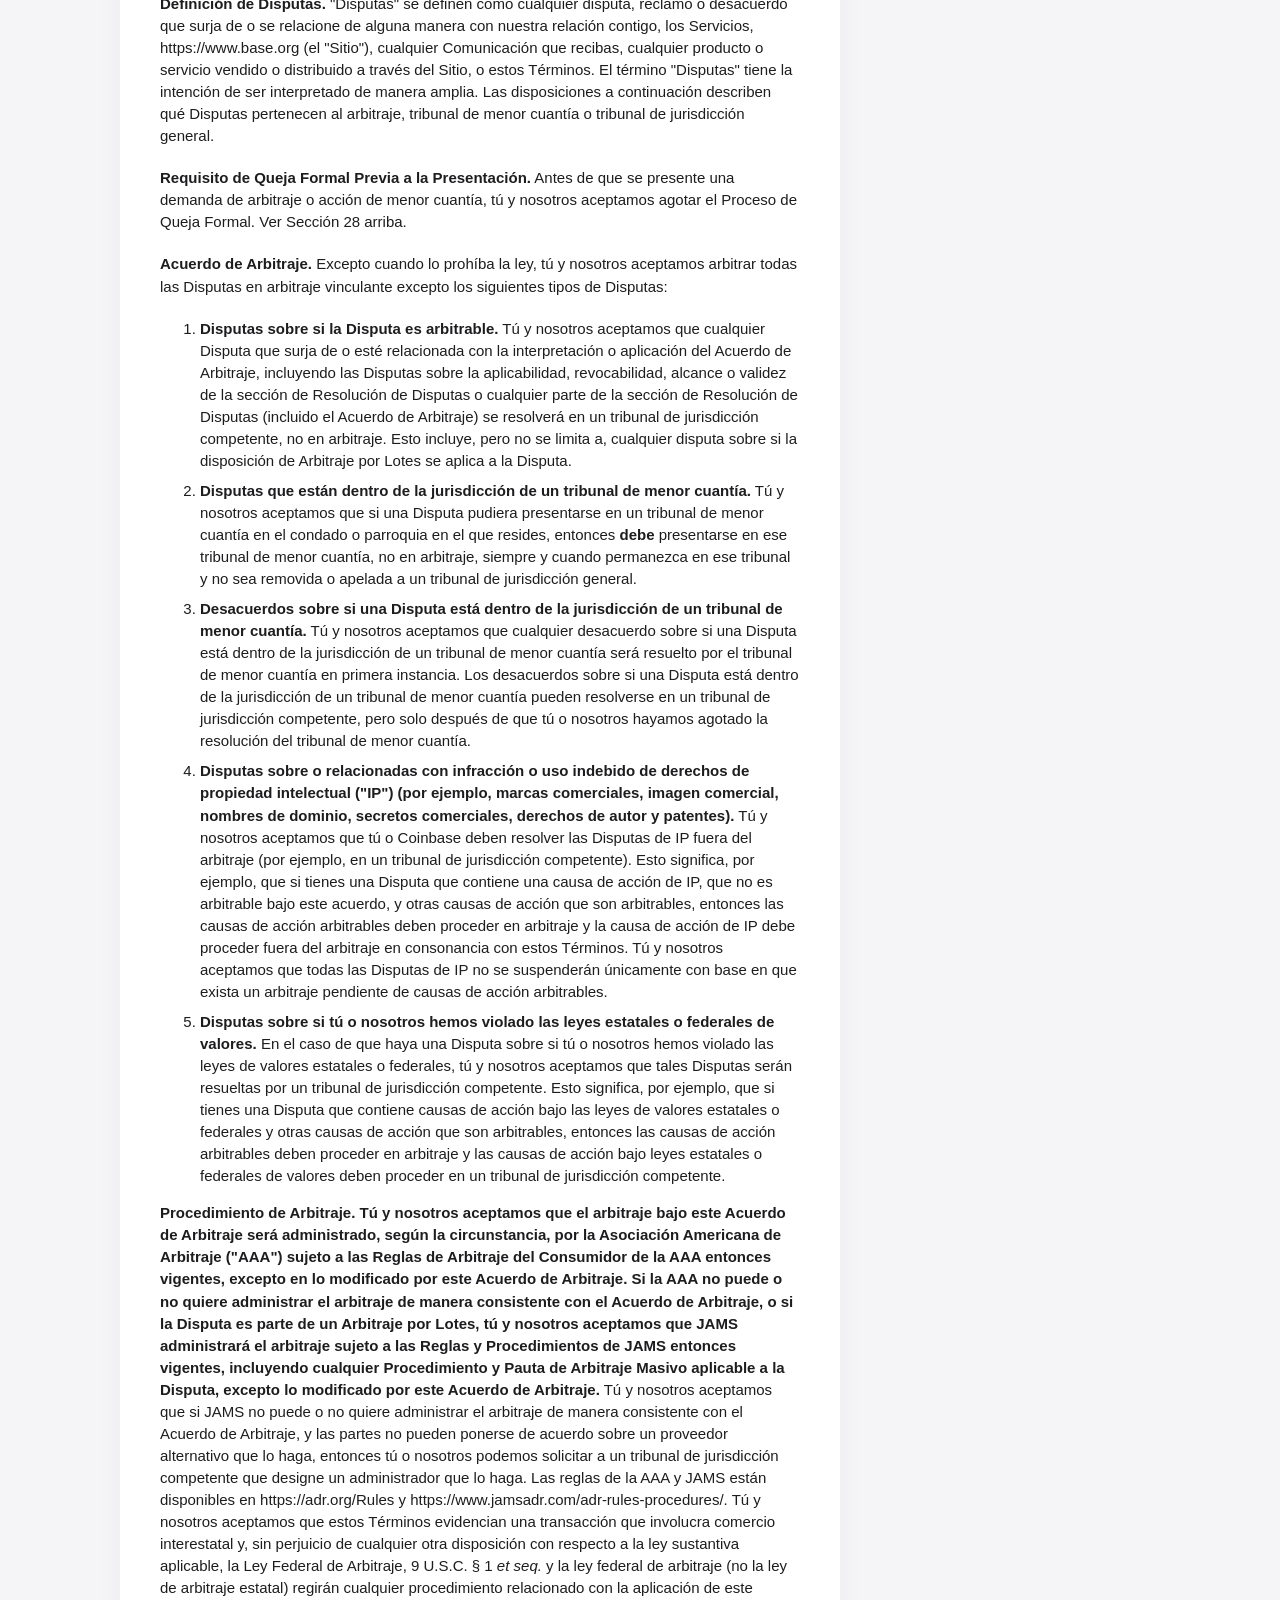
<file: terminos.html>
<!DOCTYPE html>
<html lang="es">
<head>
  <meta charset="UTF-8">
  <meta name="viewport" content="width=device-width, initial-scale=1.0">
  <title>Términos y condiciones - Parost</title>
  <link rel="stylesheet" href="assets/css/style.css">
  <link rel="icon" type="image/png" href="assets/images/icon.png">
</head>
<body>
  <nav class="top-nav">
    <div class="nav-container">
      <div class="brand">
        <button class="mobile-menu-btn" aria-label="Menu">
          <svg viewBox="0 0 24 24" fill="none" stroke="currentColor" stroke-width="2" stroke-linecap="round" stroke-linejoin="round"><line x1="3" y1="12" x2="21" y2="12"></line><line x1="3" y1="6" x2="21" y2="6"></line><line x1="3" y1="18" x2="21" y2="18"></line></svg>
        </button>
        <img src="assets/images/logo.png" alt="Parost Logo" class="logo-icon">
        <span class="app-name">Parost</span>
      </div>
      <div class="lang-selector custom-dropdown">
        <button class="dropdown-trigger" aria-haspopup="listbox" aria-expanded="false">
          <span>Español</span>
        </button>
        <ul class="dropdown-menu" role="listbox">
          <li role="option" aria-selected="true" data-value="es">Español</li>
          <li role="option" aria-selected="false" data-value="en">English</li>
        </ul>
      </div>
    </div>
  </nav>

  <div class="layout-wrapper">
    <main class="container">
      <!-- HEADER -->
      <header class="header">
        <h1>Términos y condiciones</h1>
      </header>

      <div class="intro">
        Los Términos de Servicio para usar Base, un optimistic rollup de capa dos en Ethereum.
      </div>

      <div class="updated">
        Última actualización: 8 de abril de 2026
      </div>

      <div class="content">
        <p><strong>Términos del Secuenciador, Red de Prueba, Interfaz de Basenames y Panel de Control</strong></p>

        <p>Nos entusiasma tu interés en Base, un optimistic rollup de capa dos en la blockchain pública de Ethereum. Aunque no controlamos Base, estos Términos de Servicio ("Términos") constituyen un contrato legalmente vinculante entre tú y Coinbase Technologies, Inc. ("Coinbase", "nosotros" o "nuestro") que rige tu acceso y uso del Secuenciador de Coinbase, la Red de Prueba de Base, la Interfaz de Basenames, las Páginas de Perfil de Basenames y el Panel de Control, definidos a continuación (conjuntamente, los "Servicios"). Al usar los Servicios de cualquier manera, aceptas quedar vinculado por estos Términos. Si no aceptas los términos y condiciones de estos Términos, no se te permite el acceso o uso de los Servicios.</p>

        <p><strong>ANTES DE INCLUIR CUALQUIER OTRO DETALLE, QUEREMOS AVISARTE DE ALGO DESDE EL PRINCIPIO: AL ACEPTAR ESTOS TÉRMINOS, TÚ Y NOSOTROS ACORDAMOS RESOLVER CUALQUIER DISPUTA QUE PODAMOS TENER ENTRE NOSOTROS A TRAVÉS DE ARBITRAJE VINCULANTE O EN UN TRIBUNAL DE MENOR CUANTÍA (EN LUGAR DE UN TRIBUNAL DE JURISDICCIÓN GENERAL), Y ACEPTAS HACERLO DE MANERA INDIVIDUAL (EN LUGAR DE, POR EJEMPLO, COMO REPRESENTANTE O MIEMBRO DE UNA CLASE EN UNA ACCIÓN COLECTIVA). EN LA MEDIDA QUE LA LEY LO PERMITA, TAMBIÉN RENUNCIAS A TU DERECHO A UN JUICIO POR JURADO. PARA OBTENER MÁS INFORMACIÓN, CONSULTA NUESTRO ACUERDO DE ARBITRAJE EN EL APÉNDICE 1 A CONTINUACIÓN “ACUERDO DE ARBITRAJE DE TÉRMINOS DEL SECUENCIADOR, RED DE PRUEBA, INTERFAZ DE BASENAMES Y PANEL DE CONTROL”.</strong></p>

        <section id="section-1" class="section">
          <h2>1. Contratos Inteligentes de Base y Bridging</h2>
          <p>El protocolo Base ("Base") es un protocolo de código abierto de optimistic rollup que opera con la blockchain de Ethereum. El protocolo Base incluye contratos inteligentes del protocolo que te permiten "puentear" (es decir, bloquear activos en un protocolo de blockchain y replicarlos en otro protocolo) activos digitales entre Ethereum, Base y otras redes compatibles (por ejemplo, Solana) ("Contratos Inteligentes de Bridging"). <strong>Ni Base, ni los Contratos Inteligentes de Bridging, ni ningún oráculo inter-cadena asociado, servicios de verificación u otra infraestructura (cada uno un "Proveedor de Infraestructura Independiente") forman parte de los Servicios.</strong> Los Proveedores de Infraestructura Independiente operan a través de software de código abierto como OP Stack y otras bases de código disponibles públicamente, y un conjunto de contratos inteligentes que no están controlados por Coinbase (incluso si Coinbase contribuyó a su desarrollo inicial o infraestructura de verificación). Coinbase no controla lo que terceros puedan construir en Base, la actividad de dichas partes, a ningún usuario que realice transacciones en Base, ni ningún dato almacenado en la propia Base, y Coinbase no toma posesión, custodia ni control de ninguna moneda virtual u otro activo digital en Base o puenteado a través de los Contratos Inteligentes de Bridging, a menos que se establezca expresamente en un contrato escrito firmado por Coinbase.</p>
          <p>Coinbase controla solo su propia clave de verificación y no controla ni opera las claves, firmas, contratos inteligentes o infraestructura fuera de la cadena mantenida por cualquier Proveedor de Infraestructura Independiente. Los permisos de Coinbase son no custodios y se limitan al mantenimiento del protocolo.</p>
          <p><strong>Reconoces y aceptas que Coinbase no hace representaciones ni garantías con respecto a Base o los Contratos Inteligentes de Bridging, y que, si usas Base o los Contratos Inteligentes de Bridging, lo haces bajo tu propio riesgo.</strong></p>
        </section>

        <section id="section-2" class="section">
          <h2>2. Basenames</h2>
          <p>Basenames es un protocolo de nombres basado en blockchain de código abierto que mantiene un registro de todos los dominios y subdominios en Base a través de una serie de contratos inteligentes desplegados en Base. Basenames no forma parte de los Servicios. Los usuarios pueden, a través de la interacción con Basenames, buscar en dicho registro, registrar dominios y subdominios y gestionar sus nombres registrados, incluso añadiendo metadatos y otra información (por ejemplo, URLs) a los correspondientes registros de texto en el contrato inteligente de Basenames (dichos metadatos y otra información, la "Información del Perfil de Basename"). La interfaz de Basenames ubicada en https://base.org/names (la "Interfaz de Basenames") es uno, pero no el exclusivo, medio para acceder a Basenames. Eres responsable de realizar tu propia diligencia sobre otras interfaces que te permitan acceder a Basenames para comprender las tarifas y riesgos que presentan.</p>
          <p>Entiendes que cualquier persona puede registrar y poseer un nombre de dominio (y sus subdominios) que no esté ya registrado en el registro mantenido por Basenames. Además entiendes que los nombres registrados en el registro mantenido por Basenames pueden expirar y eres responsable de monitorear y renovar el registro de dichos nombres. Reconoces que Coinbase no puede eliminar por la fuerza, prevenir o interferir de otra manera con la capacidad de cualquier persona de registrar un nombre de dominio en el registro operado por Basenames y por la presente reconoces que Coinbase no será responsable de ninguna reclamación o daño de ningún tipo asociado con tu uso, imposibilidad de usar cualquier nombre de dominio sujeto a registro, o para ser registrado, en el registro mantenido por Basenames.</p>
          <p>Aceptas que Basenames es puramente no custodio, lo que significa que eres el único responsable de la custodia de las claves privadas criptográficas de las billeteras de activos digitales que posees y usas para acceder a Basenames.</p>
        </section>

        <section id="section-3" class="section">
          <h2>3. Panel de Control (Dashboard)</h2>
          <p>El Panel de Control es una plataforma de desarrollo disponible para desarrolladores y creadores de ciertas aplicaciones desplegadas en Base. El Panel de Control permite a los desarrolladores verificar la propiedad de su aplicación en Base y, tras la verificación, recibir acceso a datos específicos de dicha aplicación, enviar metadatos y contenido de la aplicación, y acceder a herramientas de desarrollo e interfaces de programación de aplicaciones ("APIs"). La verificación puede requerir acciones específicas en plataformas de terceros y se determina a entera discreción de Coinbase. Se te puede requerir que crees una cuenta y satisfagas otros requisitos de registro para usar el Panel de Control, y aceptas cumplir con todos los términos de uso aplicables. Nos reservamos el derecho de suspender o terminar tu acceso al Panel de Control en cualquier momento si proporcionas información inexacta, falsa o incompleta, o si no cumples con estos términos o cualquier otro término de uso aplicable.</p>
          <p>Todos los análisis, clasificaciones u otra información presentada a través del Panel de Control se proporcionan solo con fines informativos y no se debe confiar en ellos para tomar decisiones de inversión, legales u otras.</p>
          <p>Al usar el Panel de Control, aceptas proporcionar información precisa y completa durante el proceso de registro y verificación. Cuando verificas un contrato inteligente o aplicación, declaras y garantizas que posees la propiedad total, autoridad y control de dicho contrato inteligente o aplicación. Reconoces que proporcionar información falsa o engañosa puede resultar en la terminación de tu acceso al Panel de Control. Eres responsable de todo el uso que ocurra bajo tu cuenta del Panel de Control, incluyendo cualquier actividad realizada por ti o por terceros que tengan acceso a la información de tu cuenta, ya sea autorizado o no.</p>
          <p>No harás ninguna declaración con respecto a (i) tu uso del Panel de Control que sugiera asociación, patrocinio o respaldo por parte de Coinbase o Base o (ii) el contenido, datos o materiales proporcionados por el Panel de Control a ti.</p>
          <p>Otorgas a Coinbase, a sus afiliados y a cualquier tercero que trabaje con Coinbase como socios de desarrollo, instalaciones de alojamiento o en capacidades similares, un derecho y licencia libre de regalías, no exclusivo, mundial, perpetuo, transferible, sublicenciable e irrevocable para:
            <ul>
              <li>Usar tus marcas de servicio, marcas registradas, logotipos y nombres comerciales para cualquier propósito relacionado con el Panel de Control y los Servicios; y</li>
              <li>Usar, reproducir, modificar, agregar, publicar y crear trabajos derivados a partir de cualquier contenido que envíes o subas a través de cualquier propósito relacionado con el Panel de Control y los Servicios (como se define a continuación).</li>
            </ul>
          </p>
        </section>

        <section id="section-4" class="section">
          <h2>4. Quién Puede Usar los Servicios</h2>
          <p>Solo puedes usar los Servicios si eres legalmente capaz de formar un contrato vinculante con Coinbase en tu jurisdicción respectiva, lo que puede requerir el consentimiento de tus padres si no tienes la mayoría de edad legal (que en muchas jurisdicciones es de 18 años), y no estás impedido de usar los Servicios bajo las leyes de ninguna jurisdicción aplicable, por ejemplo, que no aparezcas en la lista de Nacionales Especialmente Designados del Departamento del Tesoro de EE. UU. y no estés ubicado u organizado en una jurisdicción sancionada por EE. UU. Si estás utilizando los Servicios en nombre de una entidad u otra organización, aceptas estos Términos por esa entidad u organización y declaras ante Coinbase que tienes la autoridad para vincular a esa entidad u organización a estos Términos.</p>
        </section>

        <section id="section-5" class="section">
          <h2>5. Derechos que te Otorgamos</h2>
          <p>Entre tú y nosotros, Coinbase es el propietario de los Servicios, incluidos todos los derechos de propiedad intelectual relacionados y contenido patentado, información, material, software, imágenes, texto, gráficos, ilustraciones, logotipos, marcas comerciales (incluido el logotipo de Base, el nombre de Base, el logotipo de Coinbase, el nombre de Coinbase y cualquier otra marca de Coinbase o Base), marcas de servicio, derechos de autor, fotografías, audio, video, música y el "aspecto y sensación" de los Servicios. Por la presente te permitimos usar y acceder a los Servicios, siempre que cumplas con estos Términos. Si cualquier software, contenido u otros materiales que poseemos o controlamos se te distribuyen como parte de tu uso de los Servicios, por la presente te otorgamos un derecho y licencia no sublicenciable, intransferible y no exclusivo para ejecutar, acceder y mostrar dicho software, contenido y materiales proporcionados a ti como parte de los Servicios, en cada caso con el único propósito de permitirte usar los Servicios según lo permitido por estos Términos. Para usar cualquier parte del contenido de los Servicios que no sea para uso personal y no comercial, debes solicitar permiso a Coinbase por escrito. Coinbase se reserva el derecho de denegar el permiso sin dar ninguna razón.</p>
        </section>

        <section id="section-6" class="section">
          <h2>6. Acceso a los Servicios</h2>
          <p>Para acceder a los Servicios, a Base o a los Contratos Inteligentes de Bridging debes conectar un software de billetera de criptomonedas compatible ("Billetera"). Tu relación con cualquier proveedor de Billetera determinado se rige por los términos aplicables de ese proveedor de Billetera, no por estos Términos. Eres responsable de mantener la confidencialidad de cualquier clave privada controlada por tu Billetera y eres totalmente responsable de todos y cada uno de los mensajes o conductas firmados con tu clave privada. No aceptamos ninguna responsabilidad ni obligación hacia ti en relación con tu uso de una Billetera, y no hacemos declaraciones ni garantías con respecto a cómo operarán o serán compatibles los Servicios, Base o los Contratos Inteligentes de Bridging con ninguna Billetera específica. Nos reservamos el derecho, a nuestra entera discreción, de prohibir que ciertas direcciones de Billetera puedan usar o participar en transacciones a través del Secuenciador de Coinbase o de usar otros aspectos de los Servicios.</p>
          <p>Entre tú y Coinbase, conservas la propiedad y todos los derechos de propiedad intelectual del contenido y los materiales que envíes a los Servicios. Pero, nos otorgas una licencia limitada, no exclusiva, mundial y libre de regalías para usar tu contenido únicamente con el propósito de operar los Servicios (es decir, el Secuenciador y la Red de Prueba de Base) durante el tiempo que operemos los Servicios. Para evitar cualquier duda, esta licencia no nos permite usar tu propiedad intelectual más allá de operar los Servicios (por ejemplo, en anuncios).</p>
        </section>
        
        <section id="section-7" class="section">
          <h2>7. Los Servicios</h2>
          <p>Coinbase ofrece los siguientes Servicios que te permiten acceder e interactuar con Base y/o los Contratos Inteligentes de Bridging:</p>
          <ul>
            <li><strong>El Secuenciador:</strong> El Secuenciador de Coinbase es un nodo operado por Coinbase que recibe, registra y reporta transacciones en Base. Si bien el Secuenciador de Coinbase es, inicialmente, el único nodo secuenciador que soporta transacciones en Base, en el futuro terceros pueden proporcionar nodos adicionales y existen otros mecanismos para enviar transacciones a través de Ethereum. El Secuenciador de Coinbase no almacena, custodia, controla, envía ni recibe tu moneda virtual, excepto para recibir las tarifas de gas aplicables. Tampoco tiene la capacidad de modificar, revertir o alterar de otra manera ninguna transacción enviada, y no tendrá acceso a tu clave privada ni la capacidad de controlar valor en tu nombre. Nos reservamos el derecho de cobrar y modificar las tarifas en relación con tu uso del Secuenciador de Coinbase. Estas tarifas también pueden estar sujetas a impuestos bajo la ley aplicable.</li>
            <li><strong>Red de Prueba de Base (Base Testnet):</strong> La Red de Prueba de Base es un entorno de prueba que te permite construir aplicaciones integradas con Base. Se te permite acceder y usar la Red de Prueba de Base solo para probar y mejorar la experiencia, seguridad y diseño de Base o aplicaciones construidas en Base, sujeto a estos Términos. Los tokens de la Red de Prueba de Base no se convertirán en recompensas futuras ofrecidas por Coinbase. Coinbase puede cambiar, descontinuar o terminar, temporal o permanentemente, toda o cualquier parte de la Red de Prueba de Base, en cualquier momento y sin previo aviso.</li>
            <li><strong>Interfaz de Basenames:</strong> La Interfaz de Basenames es una aplicación web y una pantalla gráfica de usuario operada por Coinbase y ubicada en base.org/names. Te permite interactuar con Basenames creando mensajes de blockchain que puedes firmar y transmitir a Base usando tu Billetera. La Interfaz de Basenames no tendrá acceso a tu clave privada en ningún momento.</li>
            <li><strong>Páginas de Perfil de Basenames:</strong> Coinbase opera una aplicación web y una pantalla gráfica de usuario (las "Páginas de Perfil de Basenames") que presenta información sobre todos los dominios y subdominios de Basenames registrados en Base, incluida cualquier Información del Perfil de Basename asociada con los mismos. Entiendes que la información mostrada en las Páginas de Perfil de Basenames, incluida toda la Información del Perfil de Basename, se almacena y está disponible públicamente en el protocolo descentralizado de Basenames. Coinbase proporciona las Páginas de Perfil de Basenames solo por conveniencia, no tiene control sobre ningún contenido de terceros que aparezca en ellas y no garantiza ni respalda, ni asume responsabilidad por la disponibilidad o legitimidad del contenido en o accesible desde cualquier Página de Perfil de Basenames. Al ver cualquier Página de Perfil de Basenames, debes asumir que Coinbase no ha verificado la seguridad o legitimidad de ningún contenido, recursos, funciones interactivas o enlaces que aparezcan en dicha Página de Perfil de Basenames. Es tu responsabilidad asegurarte de que comprendes completamente la naturaleza de los enlaces u otras funciones interactivas a las que puedas acceder en una Página de Perfil de Basenames, incluidos los riesgos financieros a los que puedas estar expuesto al interactuar con un Servicio de Terceros.</li>
            <li><strong>Panel de Control (Dashboard):</strong> Coinbase también opera una plataforma de desarrollo ubicada en dashboard.base.org (la "Interfaz del Panel de Control"). Al verificar la propiedad, la Interfaz del Panel de Control comparte ciertos datos específicos de dichas aplicaciones verificadas en Base. Todos los datos almacenados, compartidos y recopilados están sujetos a la Sección 12 de estos Términos. La verificación de un contrato inteligente o aplicación para usar el Panel de Control y la Interfaz del Panel de Control es un proceso técnico limitado basado en tus acciones y la información que proporcionas. Reconoces y aceptas que dicha verificación no constituye un respaldo, auditoría, garantía de seguridad, recomendación o cualquier forma de aprobación por parte de Coinbase. Coinbase no hace representaciones ni garantías con respecto a la seguridad, calidad o legitimidad de ningún contrato inteligente o aplicación verificada. Cualquier y todo análisis, datos u otra información proporcionada a través de la Interfaz del Panel de Control se proporciona "TAL CUAL" y "SEGÚN DISPONIBILIDAD". Coinbase no hace ninguna representación ni garantía en cuanto a la precisión, integridad o confiabilidad de dichos datos y renuncia a todas las garantías implícitas con respecto a los mismos. Podemos cambiar, suspender o descontinuar el Panel de Control, total o parcialmente, en cualquier momento sin previo aviso. No podemos garantizar que las versiones futuras de la Interfaz del Panel de Control sean compatibles con versiones anteriores, y es tu responsabilidad revisar la documentación periódicamente para asegurar una configuración y uso adecuados. Reconoces que una actualización, modificación o terminación del Panel de Control puede afectar negativamente la forma en que tu aplicación accede o se comunica con la Interfaz del Panel de Control. Eres responsable de asegurarte de que puedes continuar usando el Panel de Control, particularmente cualquier característica que tenga partes no documentadas. Reconoces que es tu responsabilidad asegurarte de que tu integración y uso de cualquier función del Panel de Control cumplan en todo momento con las instrucciones establecidas en la versión actual de la documentación. Tu uso continuado del Panel de Control actualizado constituirá tu aceptación vinculante de tales modificaciones. Tu uso de las API disponibles a través del Panel de Control está sujeto a los Términos de Servicio de la Plataforma de Desarrolladores de Coinbase.</li>
          </ul>
        </section>
        
        <section id="section-8" class="section">
          <h2>8. Uso Aceptable</h2>
          <p>Aceptas que no usarás los Servicios de ninguna manera o para ningún propósito que no esté expresamente permitido por estos Términos. Eso significa, entre otras cosas, que no usarás los Servicios para hacer o fomentar nada de lo siguiente:</p>
          <ul>
            <li>Infringir o violar los derechos de propiedad intelectual o cualquier otro derecho de cualquier otra persona (incluido Coinbase) o intentar descompilar, desensamblar o realizar ingeniería inversa en los Servicios;</li>
            <li>Violar cualquier ley o regulación aplicable, incluyendo, sin limitación, cualquier ley contra el lavado de dinero aplicable, leyes contra el terrorismo, leyes de control de exportaciones, restricciones de usuario final, leyes de privacidad o leyes/regulaciones de sanciones económicas, incluidas las administradas por la Oficina de Control de Activos Extranjeros del Departamento del Tesoro de los EE. UU.;</li>
            <li>Usar los Servicios de una manera que sea ilegal, peligrosa, perjudicial, fraudulenta, engañosa, amenazante, acosadora, difamatoria, obscena u objetable de otra manera;</li>
            <li>Violar, comprometer o interferir con la seguridad, integridad o disponibilidad de cualquier computadora, red o tecnología asociada con los Servicios, incluido el uso de los Servicios de una manera que constituya un uso excesivo o abusivo, intente interrumpir, atacar o interferir con otros usuarios, o de otro modo impacte la estabilidad de los Servicios;</li>
            <li>Usar marcas, logotipos o marcas comerciales de Coinbase (o cualquier marca, logotipo o marca comercial que sea confusamente similar) sin nuestra aprobación previa por escrito, que podemos retener a nuestra discreción por cualquier motivo. Usar los datos recopilados de tu uso del Panel de Control, incluidos los datos de Coinbase, para fines publicitarios o de marketing sin la aprobación previa por escrito de Coinbase.</li>
          </ul>
        </section>
        
        <section id="section-9" class="section">
          <h2>9. Exoneración y Asunción de Riesgos</h2>
          <p>Al usar los Servicios, Base o los Contratos Inteligentes de Bridging, declaras que entiendes que existen riesgos inherentes en el uso de sistemas criptográficos y basados en blockchain pública (incluidos Base y cualquier Proveedor de Infraestructura Independiente que respalde su funcionamiento), que incluyen, entre otros, los Servicios y activos digitales como bitcoin (BTC) y ether (ETH). Aceptas expresamente que asumes todos los riesgos asociados con tu acceso y uso de Base, los Contratos Inteligentes de Bridging, Basenames, el Panel de Control y los Servicios separados ofrecidos por Coinbase. Eso significa, entre otras cosas, que entiendes y reconoces que:</p>
          <ul>
            <li>La red Base, los Contratos Inteligentes de Bridging, Basenames, el Panel de Control y otros Servicios pueden depender de código de código abierto e infraestructura de terceros independiente, incluidas redes de validación, oráculos y Proveedores de Infraestructura Independiente similares. Estos componentes pueden estar sujetos a errores, configuraciones incorrectas, vulnerabilidades, acciones de gobernanza, ataques cibernéticos, compromiso de claves, tiempo de inactividad del validador u otras fallas operativas que podrían resultar en la pérdida irreversible, duplicación o devaluación de activos digitales, o en transacciones fallidas, retrasadas, reproducidas o censuradas.</li>
            <li>Coinbase no posee ni controla ningún Proveedor de Infraestructura Independiente y no hace representaciones ni garantías con respecto a su funcionamiento o seguridad. Los permisos de Coinbase con respecto a Base son no custodios y se limitan al mantenimiento del protocolo y no otorgan a Coinbase la capacidad de mover, incautar o controlar de otra manera los fondos de los usuarios. Asumes todos los riesgos asociados con la interacción con Base, los Contratos Inteligentes de Bridging o cualquier infraestructura relacionada, y por la presente liberas a las Entidades de Coinbase de todas y cada una de las reclamaciones, causas de acción o daños que surjan de o estén relacionados con cualquier red, infraestructura o fallas en contratos inteligentes, vulnerabilidades, pausas o actualizaciones.</li>
            <li>Base puede estar sujeta a actualizaciones periódicas. Base puede implementar una actualización de protocolo que, de implementarse, puede impactar significativamente a Base, y puede introducir otros riesgos, errores, mal funcionamiento, vectores de ataque cibernético u otros cambios en Base que podrían interrumpir el funcionamiento de Base, los Contratos Inteligentes de Bridging, Basenames, el Panel de Control o los Servicios o de otra manera causarte daño o pérdida.</li>
            <li>Si pierdes tu frase semilla de Billetera, claves privadas o contraseña, es posible que no puedas acceder permanentemente a tus activos digitales. Tienes la responsabilidad exclusiva de salvaguardar y garantizar la seguridad de tu Billetera.</li>
          </ul>
          <p>Además, renuncias y liberas expresamente a Coinbase, sus empresas matrices, afiliadas, empresas relacionadas, sus directivos, directores, miembros, empleados, consultores, representantes, agentes, socios, licenciantes y cada uno de sus respectivos sucesores y cesionarios (colectivamente, las “Entidades de Coinbase”) de toda y cualquier responsabilidad, reclamaciones, causas de acción o daños que surjan de o estén de alguna manera relacionados con tu uso de los Servicios y tu interacción con Base, los Contratos Inteligentes de Bridging, cualquier Proveedor de Infraestructura Independiente, Basenames o el Panel de Control. Además, en la medida en que sea aplicable, renuncias por la presente a los beneficios y protecciones del Código Civil de California § 1542, que establece: “[una] liberación general no se extiende a las reclamaciones que el acreedor o la parte liberadora no sepa o sospeche que existen a su favor al momento de ejecutar la liberación y que, de ser conocidas por él o ella, habrían afectado materialmente su acuerdo con el deudor o la parte liberada”.</p>
        </section>
        
        <section id="section-10" class="section">
          <h2>10. Interacciones con Otros Usuarios</h2>
          <p>Eres responsable de tus interacciones con otros usuarios en o a través de los Servicios. Si bien nos reservamos el derecho de monitorear las interacciones entre los usuarios, no estamos obligados a hacerlo y no podemos ser responsables de tus interacciones con otros usuarios, o por las acciones o inacciones de ningún usuario. Si tienes una disputa con uno o más usuarios, nos liberas (y a nuestras afiliadas y subsidiarias, y a nuestros y sus respectivos funcionarios, directores, empleados y agentes) de reclamaciones, demandas y daños (reales y consecuentes) de todo tipo y naturaleza, conocidos y desconocidos, que surjan o estén de alguna manera relacionados con tales disputas. Al celebrar esta liberación, renuncias expresamente a cualquier protección (ya sea legal o de otro tipo) que de otra manera limitaría la cobertura de esta liberación para incluir solo aquellas reclamaciones que puedas conocer o sospechar que existen a tu favor en el momento de aceptar esta liberación.</p>
        </section>

        <section id="section-11" class="section">
          <h2>11. Comentarios</h2>
          <p>Cualquier pregunta, comentario, sugerencia, idea, retroalimentación, reseña u otra información sobre los Servicios proporcionada por ti a Coinbase es no confidencial y Coinbase tendrá derecho al uso y divulgación sin restricciones de estas presentaciones para cualquier propósito, comercial o no, sin reconocimiento, atribución o compensación para ti.</p>
        </section>

        <section id="section-12" class="section">
          <h2>12. Privacidad</h2>
          <p>Para obtener más información sobre nuestra recopilación, uso y divulgación de datos personales y ciertos otros datos, consulta nuestra Política de Privacidad. El procesamiento de datos personales por parte de Coinbase como procesador estará sujeto a cualquier acuerdo de procesamiento de datos que celebres con Coinbase.</p>
        </section>
        
        <section id="section-13" class="section">
          <h2>13. Servicios de Terceros</h2>
          <p>Los Servicios pueden proporcionar acceso a servicios, sitios, tecnología, aplicaciones y recursos que son proporcionados o puestos a disposición por terceros (“Servicios de Terceros”). Tu acceso y uso de los Servicios de Terceros también pueden estar sujetos a términos y condiciones adicionales, políticas de privacidad u otros acuerdos con dichos terceros. Coinbase no tiene control y no es responsable de tales Servicios de Terceros, incluyendo la precisión, disponibilidad, confiabilidad o integridad de la información o el contenido compartido o disponible a través de los Servicios de Terceros, o en las prácticas de privacidad de los Servicios de Terceros. Te recomendamos revisar las políticas de privacidad de los Servicios de Terceros antes de usar dichos servicios. Tú, y no Coinbase, serás responsable de cualquier y todo costo y cargo asociado con tu uso de cualquier Servicio de Terceros. La integración o inclusión de dichos Servicios de Terceros no implica respaldo o recomendación. Cualquier trato que tengas con terceros mientras usas los Servicios, incluido si un Servicio de Terceros puede haber infringido tus derechos de propiedad intelectual, es entre tú y el tercero. Coinbase no será responsable, directa o indirectamente, de ningún daño o pérdida causado o presuntamente causado por o en conexión con el uso o la dependencia de cualquier Servicio de Terceros.</p>
          <p>Para evitar dudas, los servicios proporcionados por cualquier Proveedor de Infraestructura Independiente son un Servicio de Terceros. Los Proveedores de Infraestructura Independiente son los únicos responsables de su propio software, gestión de claves, operaciones de nodos y cualquier firma o atestación que emitan. Coinbase no garantiza y renuncia expresamente a la responsabilidad por el código, infraestructura o acciones de cualquier Proveedor de Infraestructura Independiente.</p>
        </section>
        
        <section id="section-14" class="section">
          <h2>14. Servicios Adicionales</h2>
          <p>Nosotros o nuestros afiliados podemos ofrecer servicios adicionales que interactúan con Base, lo que puede requerir que aceptes términos adicionales. Si, mientras usas un servicio adicional, existe un conflicto entre estos Términos y los términos adicionales que cubren ese servicio, prevalecerán los términos adicionales.</p>
        </section>

        <section id="section-15" class="section">
          <h2>15. Indemnización</h2>
          <p>EN LA MEDIDA MÁXIMA PERMITIDA POR LAS LEYES APLICABLES, INDEMNIZARÁS Y EXIMIRÁS DE RESPONSABILIDAD A LAS ENTIDADES DE COINBASE DE Y CONTRA CUALQUIER RECLAMACIÓN, DISPUTA, DEMANDA, RESPONSABILIDAD, DAÑOS, PÉRDIDAS, Y COSTOS Y GASTOS, INCLUYENDO, SIN LIMITACIÓN, HONORARIOS LEGALES Y CONTABLES RAZONABLES QUE SURJAN DE O ESTÉN DE ALGUNA MANERA RELACIONADOS CON (A) TU ACCESO A O USO DE LOS SERVICIOS, (B) TU VIOLACIÓN DE ESTOS TÉRMINOS, O (C) TU NEGLIGENCIA O MALA CONDUCTA INTENCIONAL. SI ESTÁS OBLIGADO A INDEMNIZAR A CUALQUIER ENTIDAD DE COINBASE EN VIRTUD DEL PRESENTE DOCUMENTO, ENTONCES ACEPTAS QUE COINBASE (O, A SU DISCRECIÓN, LA ENTIDAD DE COINBASE APLICABLE) TENDRÁ EL DERECHO, A SU ENTERA DISCRECIÓN, DE CONTROLAR CUALQUIER ACCIÓN O PROCEDIMIENTO Y DETERMINAR SI COINBASE DESEA LLEGAR A UN ACUERDO, Y SI ES ASÍ, EN QUÉ TÉRMINOS, Y ACEPTAS COOPERAR PLENAMENTE CON COINBASE EN LA DEFENSA O RESOLUCIÓN DE TAL RECLAMACIÓN.</p>
          <p>SIN LIMITAR LO ANTERIOR, ACEPTAS INDEMNIZAR Y EXIMIR DE RESPONSABILIDAD A LAS ENTIDADES DE COINBASE DE Y CONTRA CUALQUIER RECLAMACIÓN, PÉRDIDA, RESPONSABILIDAD O GASTO QUE SURJA DE O ESTÉ RELACIONADO CON TU USO DE LOS CONTRATOS INTELIGENTES DE BRIDGING O LA DEPENDENCIA DE CUALQUIER PROVEEDOR DE INFRAESTRUCTURA INDEPENDIENTE, INCLUIDAS LAS RECLAMACIONES DE TERCEROS QUE ALEGÜEN PÉRDIDA DE FONDOS, TRANSFERENCIAS FALLIDAS O TRANSACCIONES MAL ENRUTADAS, EXCEPTO EN LA MEDIDA EN QUE LO PROHÍBA LA LEY APLICABLE.</p>
        </section>

        <section id="section-16" class="section">
          <h2>16. Renuncia de Garantías</h2>
          <p>EN LA MEDIDA MÁXIMA PERMITIDA POR LA LEY APLICABLE, BASE, LOS CONTRATOS INTELIGENTES DE BRIDGING, BASENAMES, EL PANEL DE CONTROL Y LOS SERVICIOS SE PROPORCIONAN "TAL CUAL" Y "SEGÚN DISPONIBILIDAD" SIN NINGUNA REPRESENTACIÓN O GARANTÍA, YA SEA EXPRESA, IMPLÍCITA O ESTATUTARIA. EN LA MEDIDA MÁXIMA PERMITIDA POR LA LEY APLICABLE, COINBASE RENUNCIA ESPECÍFICAMENTE A CUALQUIER GARANTÍA IMPLÍCITA DE TÍTULO, COMERCIABILIDAD, IDONEIDAD PARA UN PROPÓSITO PARTICULAR Y/O NO INFRACCIÓN. LAS ENTIDADES DE COINBASE NO HACEN REPRESENTACIONES NI GARANTÍAS DE QUE (I) EL ACCESO A LOS SERVICIOS, BASE, LOS CONTRATOS INTELIGENTES DE BRIDGING, BASENAMES O EL PANEL DE CONTROL SERÁ CONTINUO, ININTERRUMPIDO O DE MANERA OPORTUNA; (II) LOS SERVICIOS, BASE, LOS CONTRATOS INTELIGENTES DE BRIDGING, BASENAMES O EL PANEL DE CONTROL SERÁN COMPATIBLES O FUNCIONARÁN CON CUALQUIER SOFTWARE, SISTEMA U OTROS SERVICIOS, INCLUIDA CUALQUIER BILLETERA; (III) LOS SERVICIOS, BASE, LOS CONTRATOS INTELIGENTES DE BRIDGING, BASENAMES O EL PANEL DE CONTROL SERÁN SEGUROS, COMPLETOS, LIBRES DE CÓDIGO DAÑINO O SIN ERRORES; (IV) LOS SERVICIOS, BASE, LOS CONTRATOS INTELIGENTES DE BRIDGING, BASENAMES O EL PANEL DE CONTROL PREVENDRÁN CUALQUIER ACCESO NO AUTORIZADO A, ALTERACIÓN DE, O LA ELIMINACIÓN, DESTRUCCIÓN, DAÑO, PÉRDIDA O FALLA EN ALMACENAR CUALQUIERA DE TU CONTENIDO U OTROS DATOS; O (V) QUE LOS SERVICIOS, BASE, LOS CONTRATOS INTELIGENTES DE BRIDGING, BASENAMES O EL PANEL DE CONTROL PROTEGERÁN TUS ACTIVOS CONTRA ROBO, HACKEO, ATAQUE CIBERNÉTICO U OTRA FORMA DE PÉRDIDA O DEVALUACIÓN CAUSADA POR LA CONDUCTA DE TERCEROS.</p>
        </section>

        <section id="section-17" class="section">
          <h2>17. Limitación de Responsabilidad</h2>
          <p>EN LA MEDIDA MÁXIMA PERMITIDA POR LA LEY, NI LAS ENTIDADES DE COINBASE NI SUS RESPECTIVOS PROVEEDORES DE SERVICIOS INVOLUCRADOS EN LA CREACIÓN, PRODUCCIÓN O ENTREGA DE LOS SERVICIOS SERÁN RESPONSABLES POR CUALQUIER DAÑO INCIDENTAL, ESPECIAL, EJEMPLAR O CONSECUENTE, O DAÑOS POR PÉRDIDA DE BENEFICIOS, PÉRDIDA DE INGRESOS, PÉRDIDA DE AHORROS, PÉRDIDA DE OPORTUNIDAD COMERCIAL, PÉRDIDA DE DATOS O BUENA VOLUNTAD, INTERRUPCIÓN DEL SERVICIO, DAÑO INFORMÁTICO O FALLA DEL SISTEMA, INFRACCIÓN DE PROPIEDAD INTELECTUAL, O EL COSTO DE SERVICIOS SUSTITUTIVOS DE CUALQUIER TIPO QUE SURJAN DE O EN CONEXIÓN CON ESTOS TÉRMINOS O DEL USO O LA IMPOSIBILIDAD DE USAR LOS SERVICIOS, BASE, LOS CONTRATOS INTELIGENTES DE BRIDGING, BASENAMES O EL PANEL DE CONTROL, YA SEA BASADO EN GARANTÍA, CONTRATO, AGRAVIO (INCLUIDA NEGLIGENCIA), RESPONSABILIDAD POR PRODUCTOS O CUALQUIER OTRA TEORÍA LEGAL, Y YA SEA QUE LAS ENTIDADES DE COINBASE O SUS RESPECTIVOS PROVEEDORES DE SERVICIOS HAYAN SIDO INFORMADOS O NO DE LA POSIBILIDAD DE TALES DAÑOS, INCLUSO SI SE ENCUENTRA QUE UN REMEDIO LIMITADO ESTABLECIDO EN EL PRESENTE HA FALLADO EN SU PROPÓSITO ESENCIAL.</p>
          <p>EN LA MEDIDA MÁXIMA PERMITIDA POR LA LEY, EN NINGÚN CASO LA RESPONSABILIDAD TOTAL DE LAS ENTIDADES DE COINBASE QUE SURJA DE O EN CONEXIÓN CON ESTOS TÉRMINOS O DEL USO O LA IMPOSIBILIDAD DE USAR LOS SERVICIOS, BASE, LOS CONTRATOS INTELIGENTES DE BRIDGING, BASENAMES O EL PANEL DE CONTROL EXCEDERÁ LAS CANTIDADES QUE HAYAS PAGADO O SEAN PAGADERAS POR TI A LAS ENTIDADES DE COINBASE POR EL USO DE LOS SERVICIOS O CIEN DÓLARES ($100), LO QUE SEA MAYOR.</p>
          <p>LAS EXCLUSIONES Y LIMITACIONES DE DAÑOS ESTABLECIDAS ANTERIORMENTE SON ELEMENTOS FUNDAMENTALES DE LA BASE DEL ACUERDO ENTRE COINBASE Y TÚ.</p>
          <p>SI ALGUNA PARTE DE ESTAS SECCIONES SE CONSIDERA INVÁLIDA BAJO LAS LEYES DE TU ESTADO DE RESIDENCIA, LA INVALIDEZ DE DICHA PARTE NO AFECTARÁ LA VALIDEZ DE LAS PARTES RESTANTES DE LAS SECCIONES APLICABLES. ALGUNAS JURISDICCIONES NO PERMITEN LA EXCLUSIÓN O LIMITACIÓN DE DAÑOS INCIDENTALES O CONSECUENTES O CIERTOS OTROS DAÑOS, POR LO QUE LAS LIMITACIONES Y EXCLUSIONES ANTERIORES PUEDEN NO APLICARSE A TI.</p>
          <p>SIN LIMITAR LO ANTERIOR, LAS ENTIDADES DE COINBASE NO TENDRÁN RESPONSABILIDAD POR NINGUNA PÉRDIDA, DESVINCULACIÓN (DEPEG), ROBOS U OTROS DAÑOS QUE SURJAN DE O ESTÉN RELACIONADOS CON (i) LOS CONTRATOS INTELIGENTES DE BRIDGING, (ii) LOS SISTEMAS, SOFTWARE, CLAVES O FIRMAS DE CUALQUIER PROVEEDOR DE INFRAESTRUCTURA INDEPENDIENTE, O (iii) CUALQUIER ACTUALIZACIÓN RELACIONADA CON EL PUENTE, O ACCIÓN O INACCIÓN DE MANTENIMIENTO, EXCEPTO EN LA MEDIDA ASUMIDA EXPRESAMENTE EN UN ACUERDO ESCRITO SEPARADO SIGNADO POR COINBASE.</p>
        </section>

        <section id="section-18" class="section">
          <h2>18. Cambios a los Términos</h2>
          <p>Nos reservamos el derecho, a nuestra entera discreción, de cambiar estos Términos en cualquier momento y tu uso continuado de los Servicios después de la fecha en que tales cambios entren en vigencia constituye tu aceptación de los nuevos Términos. Debes visitar esta página periódicamente para revisar los Términos actuales para que estés al tanto de cualquier revisión. Si no aceptas cumplir con estos o futuros Términos, no estás autorizado a acceder, navegar o usar (o continuar accediendo, navegando o usando) los Servicios.</p>
        </section>

        <section id="section-19" class="section">
          <h2>19. Notificación</h2>
          <p>Cualquier notificación u otras comunicaciones proporcionadas por nosotros bajo estos Términos, incluidas las relativas a modificaciones a estos Términos, se publicarán en línea, en los Servicios o a través de otra comunicación electrónica. Aceptas y consientes recibir electrónicamente todas las comunicaciones, acuerdos, documentos, notificaciones y divulgaciones que proporcionemos en conexión con tu uso de los Servicios (colectivamente, las “Comunicaciones”).</p>
        </section>

        <section id="section-20" class="section">
          <h2>20. Acuerdo Completo</h2>
          <p>Estos Términos y cualquier otro documento incorporado por referencia comprenden el entendimiento y acuerdo completo entre tú y Coinbase en cuanto al tema del presente, y reemplazan cualquier y todas las discusiones, acuerdos y entendimientos previos de cualquier tipo (incluyendo, sin limitación, cualquier versión anterior de estos Términos), entre tú y Coinbase. Los títulos de las secciones en estos Términos son solo por conveniencia y no regirán el significado o la interpretación de ninguna disposición de estos Términos.</p>
        </section>

        <section id="section-21" class="section">
          <h2>21. Cesión</h2>
          <p>Nos reservamos el derecho de ceder nuestros derechos sin restricciones, incluyendo, sin limitación, a cualquier filial o subsidiaria de Coinbase, o a cualquier sucesor en interés de cualquier negocio asociado con los Servicios. En caso de que Coinbase sea adquirida o fusionada con una entidad externa, nos reservamos el derecho, en cualquiera de estas circunstancias, de transferir o ceder la información que hemos recopilado de ti como parte de tal fusión, adquisición, venta u otro cambio de control. No puedes ceder ningún derecho y/o licencia otorgada bajo estos Términos. Cualquier intento de transferencia o cesión por tu parte en violación de esto será nulo y sin efecto. Sujeto a lo anterior, estos Términos obligarán y redundarán en beneficio de las partes, sus sucesores y cesionarios permitidos.</p>
        </section>

        <section id="section-22" class="section">
          <h2>22. Divisibilidad</h2>
          <p>Si se determina que alguna disposición de estos Términos es inválida o inaplicable bajo cualquier regla, ley o regulación de cualquier agencia gubernamental local, estatal o federal, dicha disposición se cambiará e interpretará para lograr los objetivos de la disposición en la mayor medida posible bajo cualquier ley aplicable y la validez o aplicabilidad de cualquier otra disposición de estos Términos no se verá afectada.</p>
        </section>

        <section id="section-23" class="section">
          <h2>23. Terminación; Supervivencia</h2>
          <p>Podemos suspender o cancelar tu acceso a y uso de los Servicios a nuestra entera discreción, en cualquier momento y sin previo aviso a ti. Tras cualquier terminación, interrupción o cancelación de los Servicios, las Secciones 8 a 28 de los Términos sobrevivirán.</p>
        </section>

        <section id="section-24" class="section">
          <h2>24. Ley Aplicable</h2>
          <p>Aceptas que las leyes del Estado de California, sin tener en cuenta los principios de conflicto de leyes, regirán estos Términos y cualquier Disputa, excepto en la medida en que lo rija la Ley Federal de Arbitraje u otra ley federal aplicable.</p>
        </section>

        <section id="section-25" class="section">
          <h2>25. Fuerza Mayor</h2>
          <p>No seremos responsables de retrasos, falla en el rendimiento o interrupción del servicio que resulten directa o indirectamente de cualquier causa o condición fuera de nuestro control razonable, incluyendo pero no limitado a, volatilidad significativa del mercado, caso fortuito, acto de autoridades civiles o militares, acto de terroristas, disturbios civiles, guerra, huelga u otra disputa laboral, incendio, interrupción en telecomunicaciones o servicios de Internet o servicios de proveedores de red, falla de equipos y/o software, pandemia, otra catástrofe o cualquier otra ocurrencia que esté más allá de nuestro control razonable y no afectará la validez y aplicabilidad de ninguna de las disposiciones restantes.</p>
        </section>

        <section id="section-26" class="section">
          <h2>26. No Renuncia a los Derechos</h2>
          <p>Estos Términos no se interpretarán para renunciar a derechos que no pueden ser renunciados bajo las leyes aplicables, incluyendo las leyes estatales de transmisión de dinero aplicables en el estado donde te encuentres. Además, nuestro fracaso para insistir en o hacer cumplir el estricto cumplimiento por tu parte de cualquier disposición de estos Términos o para ejercer cualquier derecho bajo estos Términos no se interpretará como una renuncia o abandono en ninguna medida de nuestro derecho a afirmar o depender de dicha disposición o derecho en ese o cualquier otro caso.</p>
        </section>

        <section id="section-27" class="section">
          <h2>27. Relación de las Partes</h2>
          <p>Coinbase es un contratista independiente a todos los efectos. Nada en estos Términos tiene la intención o funcionará para crear una asociación o empresa conjunta entre tú y Coinbase, o te autorizará a actuar como agente de Coinbase. Estos Términos no tienen la intención de, y no, crean ni imponen ningún deber fiduciario sobre nosotros. En la máxima medida permitida por la ley, reconoces y aceptas que no te debemos deberes fiduciarios ni responsabilidades a ti ni a ninguna otra parte, y que en la medida en que existan tales deberes o responsabilidades por ley o en equidad, esos deberes y responsabilidades se rechazan irrevocablemente, se renuncian y se omiten por la presente. Además, aceptas que los únicos deberes y obligaciones que te debemos son los establecidos expresamente en estos Términos.</p>
        </section>

        <section id="section-28" class="section">
          <h2>28. Resolución de Disputas, Acuerdo de Arbitraje, Renuncia a Demandas Colectivas y Renuncia a Juicio por Jurado</h2>
          <p>Si tienes una disputa con nosotros, aceptas contactar primero al Soporte de Coinbase a través de nuestra página de Soporte al Cliente (https://help.coinbase.com). Si el Soporte de Coinbase no puede resolver tu disputa, aceptas seguir nuestro Proceso de Queja Formal. Comienzas este proceso enviando nuestro formulario de queja. Si prefieres enviar una queja por escrito por correo, incluye tanta información como sea posible al describir tu queja, incluido tu número de ticket de soporte, cómo te gustaría que resolviéramos la queja y cualquier otra información relevante para nosotros en 82 Nassau St #61234, New York, NY 10038. El Proceso de Queja Formal se completa cuando Coinbase responde a tu queja o 45 días hábiles después de la fecha en que recibimos tu queja, lo que ocurra primero. Aceptas completar el Proceso de Queja Formal antes de presentar una demanda de arbitraje o acción en un tribunal de menor cuantía.</p>
          <p><strong>Disputas con Usuarios que Residen en Estados Unidos o Canadá</strong></p>
          <p>Si resides en Estados Unidos o Canadá, y si tienes una disputa con nosotros o si tenemos una disputa contigo, la disputa se resolverá a través de arbitraje vinculante o en un tribunal de menor cuantía de acuerdo con el Acuerdo de Arbitraje en el Apéndice 1 a continuación.</p>
          <ul>
            <li>Tú y Coinbase aceptan que, excepto como se especifica en la Disposición de Arbitraje por Lotes establecida anteriormente, cada uno de nosotros puede presentar reclamaciones contra el otro solo de forma individual y no de forma colectiva, representativa o de clase, o como parte de una acción masiva (como un arbitraje masivo), y por la presente, las partes renuncian a todos los derechos de entablar o participar en tales acciones en arbitraje o en los tribunales en la máxima medida permitida por la ley aplicable. Esta disposición no impide que tú o Coinbase participen en un acuerdo de conciliación de reclamaciones a nivel de toda la clase. TÚ Y NOSOTROS ACEPTAMOS RENUNCIAR A NUESTROS DERECHOS A UN JUICIO POR JURADO. En la medida en que cualquier Disputa proceda en los tribunales, y en la máxima medida permitida por la ley aplicable, tú y nosotros aceptamos renunciar a cualquier derecho a un juicio por jurado y que dicho asunto sea resuelto por un juez (también conocido como juicio sin jurado).</li>
          </ul>
          <p><strong>Disputas con Usuarios que Residen Fuera de Estados Unidos y Canadá</strong></p>
          <p>Si no resides en Estados Unidos o Canadá, el Acuerdo de Arbitraje en el Apéndice 1 no se aplica a ti y puedes resolver cualquier reclamación que tengas con nosotros en relación con, que surja de, o de cualquier manera relacionada con nuestros Términos, nosotros o nuestros Servicios en un tribunal de jurisdicción competente.</p>
        </section>

        <section id="section-appendix-1" class="section">
          <h2>APÉNDICE 1: ACUERDO DE ARBITRAJE</h2>
          <p><strong>Definición de Disputas.</strong> "Disputas" se definen como cualquier disputa, reclamo o desacuerdo que surja de o se relacione de alguna manera con nuestra relación contigo, los Servicios, https://www.base.org (el "Sitio"), cualquier Comunicación que recibas, cualquier producto o servicio vendido o distribuido a través del Sitio, o estos Términos. El término "Disputas" tiene la intención de ser interpretado de manera amplia. Las disposiciones a continuación describen qué Disputas pertenecen al arbitraje, tribunal de menor cuantía o tribunal de jurisdicción general.</p>
          <p><strong>Requisito de Queja Formal Previa a la Presentación.</strong> Antes de que se presente una demanda de arbitraje o acción de menor cuantía, tú y nosotros aceptamos agotar el Proceso de Queja Formal. Ver Sección 28 arriba.</p>
          <p><strong>Acuerdo de Arbitraje.</strong> Excepto cuando lo prohíba la ley, tú y nosotros aceptamos arbitrar todas las Disputas en arbitraje vinculante excepto los siguientes tipos de Disputas:</p>
          <ol>
            <li><strong>Disputas sobre si la Disputa es arbitrable.</strong> Tú y nosotros aceptamos que cualquier Disputa que surja de o esté relacionada con la interpretación o aplicación del Acuerdo de Arbitraje, incluyendo las Disputas sobre la aplicabilidad, revocabilidad, alcance o validez de la sección de Resolución de Disputas o cualquier parte de la sección de Resolución de Disputas (incluido el Acuerdo de Arbitraje) se resolverá en un tribunal de jurisdicción competente, no en arbitraje. Esto incluye, pero no se limita a, cualquier disputa sobre si la disposición de Arbitraje por Lotes se aplica a la Disputa.</li>
            <li><strong>Disputas que están dentro de la jurisdicción de un tribunal de menor cuantía.</strong> Tú y nosotros aceptamos que si una Disputa pudiera presentarse en un tribunal de menor cuantía en el condado o parroquia en el que resides, entonces <strong>debe</strong> presentarse en ese tribunal de menor cuantía, no en arbitraje, siempre y cuando permanezca en ese tribunal y no sea removida o apelada a un tribunal de jurisdicción general.</li>
            <li><strong>Desacuerdos sobre si una Disputa está dentro de la jurisdicción de un tribunal de menor cuantía.</strong> Tú y nosotros aceptamos que cualquier desacuerdo sobre si una Disputa está dentro de la jurisdicción de un tribunal de menor cuantía será resuelto por el tribunal de menor cuantía en primera instancia. Los desacuerdos sobre si una Disputa está dentro de la jurisdicción de un tribunal de menor cuantía pueden resolverse en un tribunal de jurisdicción competente, pero solo después de que tú o nosotros hayamos agotado la resolución del tribunal de menor cuantía.</li>
            <li><strong>Disputas sobre o relacionadas con infracción o uso indebido de derechos de propiedad intelectual ("IP") (por ejemplo, marcas comerciales, imagen comercial, nombres de dominio, secretos comerciales, derechos de autor y patentes).</strong> Tú y nosotros aceptamos que tú o Coinbase deben resolver las Disputas de IP fuera del arbitraje (por ejemplo, en un tribunal de jurisdicción competente). Esto significa, por ejemplo, que si tienes una Disputa que contiene una causa de acción de IP, que no es arbitrable bajo este acuerdo, y otras causas de acción que son arbitrables, entonces las causas de acción arbitrables deben proceder en arbitraje y la causa de acción de IP debe proceder fuera del arbitraje en consonancia con estos Términos. Tú y nosotros aceptamos que todas las Disputas de IP no se suspenderán únicamente con base en que exista un arbitraje pendiente de causas de acción arbitrables.</li>
            <li><strong>Disputas sobre si tú o nosotros hemos violado las leyes estatales o federales de valores.</strong> En el caso de que haya una Disputa sobre si tú o nosotros hemos violado las leyes de valores estatales o federales, tú y nosotros aceptamos que tales Disputas serán resueltas por un tribunal de jurisdicción competente. Esto significa, por ejemplo, que si tienes una Disputa que contiene causas de acción bajo las leyes de valores estatales o federales y otras causas de acción que son arbitrables, entonces las causas de acción arbitrables deben proceder en arbitraje y las causas de acción bajo leyes estatales o federales de valores deben proceder en un tribunal de jurisdicción competente.</li>
          </ol>
          <p><strong>Procedimiento de Arbitraje. Tú y nosotros aceptamos que el arbitraje bajo este Acuerdo de Arbitraje será administrado, según la circunstancia, por la Asociación Americana de Arbitraje ("AAA") sujeto a las Reglas de Arbitraje del Consumidor de la AAA entonces vigentes, excepto en lo modificado por este Acuerdo de Arbitraje. Si la AAA no puede o no quiere administrar el arbitraje de manera consistente con el Acuerdo de Arbitraje, o si la Disputa es parte de un Arbitraje por Lotes, tú y nosotros aceptamos que JAMS administrará el arbitraje sujeto a las Reglas y Procedimientos de JAMS entonces vigentes, incluyendo cualquier Procedimiento y Pauta de Arbitraje Masivo aplicable a la Disputa, excepto lo modificado por este Acuerdo de Arbitraje.</strong> Tú y nosotros aceptamos que si JAMS no puede o no quiere administrar el arbitraje de manera consistente con el Acuerdo de Arbitraje, y las partes no pueden ponerse de acuerdo sobre un proveedor alternativo que lo haga, entonces tú o nosotros podemos solicitar a un tribunal de jurisdicción competente que designe un administrador que lo haga. Las reglas de la AAA y JAMS están disponibles en https://adr.org/Rules y https://www.jamsadr.com/adr-rules-procedures/. Tú y nosotros aceptamos que estos Términos evidencian una transacción que involucra comercio interestatal y, sin perjuicio de cualquier otra disposición con respecto a la ley sustantiva aplicable, la Ley Federal de Arbitraje, 9 U.S.C. § 1 <em>et seq.</em> y la ley federal de arbitraje (no la ley de arbitraje estatal) regirán cualquier procedimiento relacionado con la aplicación de este Acuerdo de Arbitraje. Cualquier período de limitación aplicable (incluyendo los estatutos de limitaciones) se aplicará en arbitraje al igual que en los tribunales. Tú y nosotros aceptamos que un laudo arbitral no tendrá un efecto preclusivo en ningún otro procedimiento que involucre a otros Usuarios. Tú y nosotros (y tu abogado y el nuestro, si los hay) acordamos trabajar juntos de buena fe para garantizar que el arbitraje siga siendo eficiente y rentable para todas las partes. El árbitro tendrá la autoridad de otorgar sanciones contra las partes y sus abogados consistentes con el estándar establecido en la Regla 11 de Procedimiento Civil Federal.</p>
          <p><strong>Divisibilidad. Tú y nosotros aceptamos separar las Disputas arbitrables (que se resolverán en arbitraje) de las Disputas que no son arbitrables (que se resolverán en el tribunal); tú y nosotros también aceptamos que si se determina que cualquier disposición de este Acuerdo de Arbitraje es inaplicable, entonces esa parte del Acuerdo de Arbitraje se separará y el resto del Acuerdo de Arbitraje seguirá controlando.</strong> Sin perjuicio de lo anterior, si la disposición de "Arbitraje por Lotes" se aplicaría a la Disputa, pero un tribunal de jurisdicción competente determina que la disposición de "Arbitraje por Lotes" es inaplicable en cuanto a la Disputa o una parte de la Disputa (y se han agotado todas las apelaciones o el fallo es final de otra manera) o JAMS o un árbitro de JAMS se niega a aplicar todas las disposiciones de la disposición de Arbitraje por Lotes tal como están escritas, entonces la Disputa afectada o parte de la Disputa no puede proceder en arbitraje y puede proceder en un tribunal de jurisdicción competente de acuerdo con las otras disposiciones de estos Términos, a menos que las partes acuerden lo contrario por escrito.</p>
          <p><strong>Confidencialidad.</strong> Tú y nosotros aceptamos que cualquier información intercambiada entre nosotros en un arbitraje puede usarse únicamente para ese arbitraje. Tú y nosotros aceptamos que no podemos, por ejemplo, usar la información que tú o nosotros obtuvimos de la otra parte en un procedimiento de arbitraje en otro procedimiento de arbitraje. Tú y nosotros también acordamos mantener confidencial cualquier información intercambiada entre nosotros en cualquier procedimiento de arbitraje, entre nosotros, tú, nuestros abogados y el árbitro. En la medida en que personas adicionales requieran acceso a la información intercambiada a los fines del arbitraje, tú y nosotros aceptamos negociar de buena fe el ingreso de una orden de protección que imponga obligaciones de confidencialidad similares.</p>
          <p><strong>Designación del Árbitro.</strong> Cualquier árbitro designado bajo el Acuerdo de Arbitraje será seleccionado por las partes del listado de árbitros de la AAA o JAMS. Si el asunto se lleva a cabo ante JAMS, entonces tú y nosotros aceptamos que el árbitro será designado de acuerdo con el proceso de huelga y clasificación de JAMS establecido en la Regla 15 de las Reglas y Procedimientos Integrales de Arbitraje. Si el asunto se lleva a cabo ante AAA, tú y nosotros aceptamos que el árbitro se designará mediante un proceso de huelga y clasificación coherente con el enfoque adoptado por JAMS en la Regla 15 de las Reglas y Procedimientos Integrales de Arbitraje.</p>
          <p><strong>Honorarios de Abogados y Costos.</strong> Las partes asumirán sus propios honorarios de abogados y costos en el arbitraje, a menos que el árbitro determine que la sustancia de la Disputa o el alivio buscado en la Disputa era frívolo o se presentó con un propósito inadecuado (medido por los estándares establecidos en la Regla 11(b) de Procedimiento Civil Federal). Si tú o Coinbase necesitan invocar la autoridad de un tribunal de jurisdicción competente para forzar el arbitraje, entonces la parte que obtenga una orden que obligue a arbitrar en tal acción tendrá derecho a cobrar a la otra parte sus costos razonables, desembolsos necesarios y honorarios razonables de abogados incurridos en asegurar una orden que obligue al arbitraje. La parte vencedora en cualquier acción judicial relacionada con si alguna de las partes ha cumplido con alguna condición previa al arbitraje, incluyendo el Proceso de Queja Formal, tiene derecho a recuperar sus costos razonables, desembolsos necesarios y honorarios y costos razonables de abogados.</p>
          <p><strong>Renuncia a Demandas Colectivas, de Representación, Acciones Masivas y Otras Formas de Alivio No Individualizado.</strong> EN LA MÁXIMA MEDIDA PERMITIDA POR LA LEY APLICABLE, TÚ Y COINBASE ACEPTAN QUE, EXCEPTO SEGÚN LO ESPECIFICADO EN LA DISPOSICIÓN DE ARBITRAJE POR LOTES ESTABLECIDA A CONTINUACIÓN, CADA UNO DE NOSOTROS PUEDE PRESENTAR RECLAMACIONES CONTRA EL OTRO SOLO DE MANERA INDIVIDUAL Y NO DE FORMA COLECTIVA O REPRESENTATIVA, Y LAS PARTES RENUNCIAN AQUÍ A TODOS LOS DERECHOS DE TENER CUALQUIER DISPUTA PRESENTADA, ESCUCHADA, ADMINISTRADA, RESUELTA, LITIGADA O ARBITRADA EN UNA BASE DE CLASE, COLECTIVA, REPRESENTATIVA O DE ACCIÓN MASIVA (COMO UN ARBITRAJE MASIVO). SOLO SE ENCUENTRA DISPONIBLE UN ALIVIO INDIVIDUAL, Y LAS DISPUTAS DE MÁS DE UN CLIENTE O USUARIO NO PUEDEN SER ARBITRADAS, LITIGADAS O CONSOLIDADAS CON LAS DE CUALQUIER OTRO CLIENTE O USUARIO. Sujeto a este Acuerdo de Arbitraje, el árbitro puede otorgar alivio declaratorio o cautelar solo a favor de la parte individual que busca el alivio y solo en la medida necesaria para proporcionar el alivio justificado por la reclamación individual de la parte. A pesar de cualquier disposición en contrario en este Acuerdo de Arbitraje, si un tribunal decide mediante una decisión final, no sujeta a ninguna apelación o recurso posterior, que las limitaciones de esta disposición titulada "Renuncia a Demandas Colectivas, Representativas, Acciones Masivas y Otras Formas de Alivio No Individualizado", son inválidas o inaplicables en cuanto a una reclamación o solicitud de alivio en particular (como una solicitud de alivio cautelar público), tú y Coinbase aceptan que esa reclamación o solicitud de alivio en particular (y solo esa reclamación o solicitud de alivio en particular) se separará del arbitraje y se podrá litigar en un tribunal de jurisdicción competente en consonancia con los otros términos de estos Términos. Esta disposición no impide que tú o Coinbase participen en un acuerdo de conciliación de reclamaciones a nivel de toda la clase.</p>
          <p><strong>Arbitraje por Lotes.</strong> <strong>Tú y nosotros aceptamos acatar esta disposición de Arbitraje por Lotes en el caso de que: (a) haya veinticinco (25) o más demandas de arbitraje individuales de naturaleza sustancialmente similar presentadas por nosotros contra ti y otros clientes o por ti y otros contra nosotros y (b) tales demandas de arbitraje se presenten con la asistencia de la misma firma de abogados, grupo de firmas de abogados u organizaciones.</strong> Tú y nosotros aceptamos que las demandas de arbitraje no se considerarán "sustancialmente similares" si implican reclamaciones que buscan alivio en relación con supuestas pérdidas de activos que surgen de diferentes hechos y circunstancias. Las demandas de arbitraje que desencadenan la aplicación de esta disposición de Arbitraje por Lotes solo se pueden administrar en arbitraje de conformidad con las disposiciones de esta Disposición de Arbitraje por Lotes. <em>Ver</em> Divisibilidad, arriba.</p>
          <ol>
            <li>Si se desencadena esta disposición de Arbitraje por Lotes, entonces JAMS:
              <ol type="a">
                <li>administrará las demandas de arbitraje en lotes;</li>
                <li>nombrará a un árbitro único y diferente para cada lote a menos que las partes acuerden lo contrario; y</li>
                <li>proveerá para la resolución de cada lote como un único arbitraje consolidado con un conjunto de tarifas de presentación y administración pagaderas por cada lado por lote, un calendario procesal, una audiencia en persona o por video (si la hay) en un formato a ser determinado por el árbitro que sea conveniente para las partes. Tú y nosotros aceptamos que si la Disputa está sujeta a este proceso de Arbitraje por Lotes, comparecerás personalmente en cualquier audiencia (con un abogado, si estás representado).</li>
              </ol>
            </li>
            <li>El número de lotes dependerá del número de demandas de arbitraje que se hayan presentado. La metodología para agrupar en lotes se establece a continuación:
              <ol type="a">
                <li>Si hay más de 25 pero menos de 2,000 arbitrajes, entonces habrá 20 lotes.</li>
                <li>Si hay 2,000 o más arbitrajes, entonces se agruparán en lotes de 100 arbitrajes por lote.</li>
                <li>Al decidir qué demandas de arbitraje irán en qué lote, JAMS hará los lotes tan iguales como sea posible en términos de cantidad acumulada exigida y número de demandas de arbitraje.</li>
              </ol>
            </li>
            <li>Tú y Coinbase (y tu abogado y el nuestro, si los hay) aceptan cooperar de buena fe con JAMS para implementar el proceso de Arbitraje por Lotes, incluyendo el pago de un único pago de presentación y tarifas administrativas para cada Lote, así como cualquier paso para minimizar las cargas y costos de arbitraje. Tú y CBTL (y tu abogado y el nuestro, si los hay) aceptan trabajar juntos de buena fe durante todo el proceso de Arbitraje por Lotes para agilizar los procedimientos, modificar la cantidad de arbitrajes a realizar por lote según corresponda, aumentar las eficiencias y buscar resolver las Disputas.</li>
            <li>Tú y nosotros aceptamos que los arbitrajes administrados de conformidad con esta disposición de Arbitraje por Lotes pueden ser administrados simultáneamente en la medida en que sea administrativamente viable.</li>
            <li>Los árbitros designados de conformidad con esta disposición de Arbitraje por Lotes emitirán laudos separados para cada Usuario de CBTL involucrado en un procedimiento agrupado en lotes.</li>
            <li>Esta disposición de Arbitraje por Lotes de ninguna manera se interpretará como autorización para un arbitraje colectivo, y/o masivo de cualquier tipo, o un arbitraje que implique reclamos conjuntos o consolidados en ninguna circunstancia, excepto lo establecido expresamente en esta disposición.</li>
          </ol>
          <p><strong>Modificación.</strong> Si hacemos alguna actualización al Acuerdo de Arbitraje, pondremos a tu disposición los términos actualizados publicándolos en el Sitio. Tu uso continuado del Sitio y/o de los Servicios, incluida la aceptación de los productos y servicios ofrecidos en el Sitio tras la publicación de los cambios a este Acuerdo de Arbitraje, constituye tu aceptación de dichos cambios.</p>
        </section>

      </div>
    </main>
    <aside class="sidebar">
      <h3>Términos y condiciones</h3>
      <nav class="toc">
        <a href="#section-1">1. Base y Contratos Puente</a>
        <a href="#section-2">2. Basenames</a>
        <a href="#section-3">3. Dashboard</a>
        <a href="#section-4">4. Quién puede usar los Servicios</a>
        <a href="#section-5">5. Derechos que te otorgamos</a>
        <a href="#section-6">6. Acceso a los Servicios</a>
        <a href="#section-7">7. Los Servicios</a>
        <a href="#section-8">8. Uso aceptable</a>
        <a href="#section-9">9. Exención de riesgos</a>
        <a href="#section-10">10. Interacciones con otros</a>
        <a href="#section-11">11. Comentarios</a>
        <a href="#section-12">12. Privacidad</a>
        <a href="#section-13">13. Servicios de terceros</a>
        <a href="#section-14">14. Servicios adicionales</a>
        <a href="#section-15">15. Indemnización</a>
        <a href="#section-16">16. Renuncia de garantías</a>
        <a href="#section-17">17. Limitación de responsabilidad</a>
        <a href="#section-18">18. Cambios en los Términos</a>
        <a href="#section-19">19. Notificaciones</a>
        <a href="#section-20">20. Acuerdo completo</a>
        <a href="#section-21">21. Cesión</a>
        <a href="#section-22">22. Divisibilidad</a>
        <a href="#section-23">23. Terminación</a>
        <a href="#section-24">24. Ley aplicable</a>
        <a href="#section-25">25. Fuerza mayor</a>
        <a href="#section-26">26. No renuncia</a>
        <a href="#section-27">27. Relación de partes</a>
        <a href="#section-28">28. Resolución de disputas</a>
      </nav>
      <div style="margin-top: 30px; font-size: 13px; color: var(--text-secondary); font-style: italic;">
        Última actualización: 8 de abril de 2026
      </div>
      <h3 style="margin-top: 40px; font-size: 15px;">Más información</h3>
      <nav class="toc">
        <a href="privacidad.html">Política de privacidad</a>
        <a href="terminos.html">Términos y condiciones</a>
        <a href="ayuda.html">Ayuda</a>
      </nav>
    </aside>
  </div>

  
  <script src="assets/js/script.js"></script>
  <script src="assets/js/mobile-menu.js"></script>
</body>
</html>
</file>
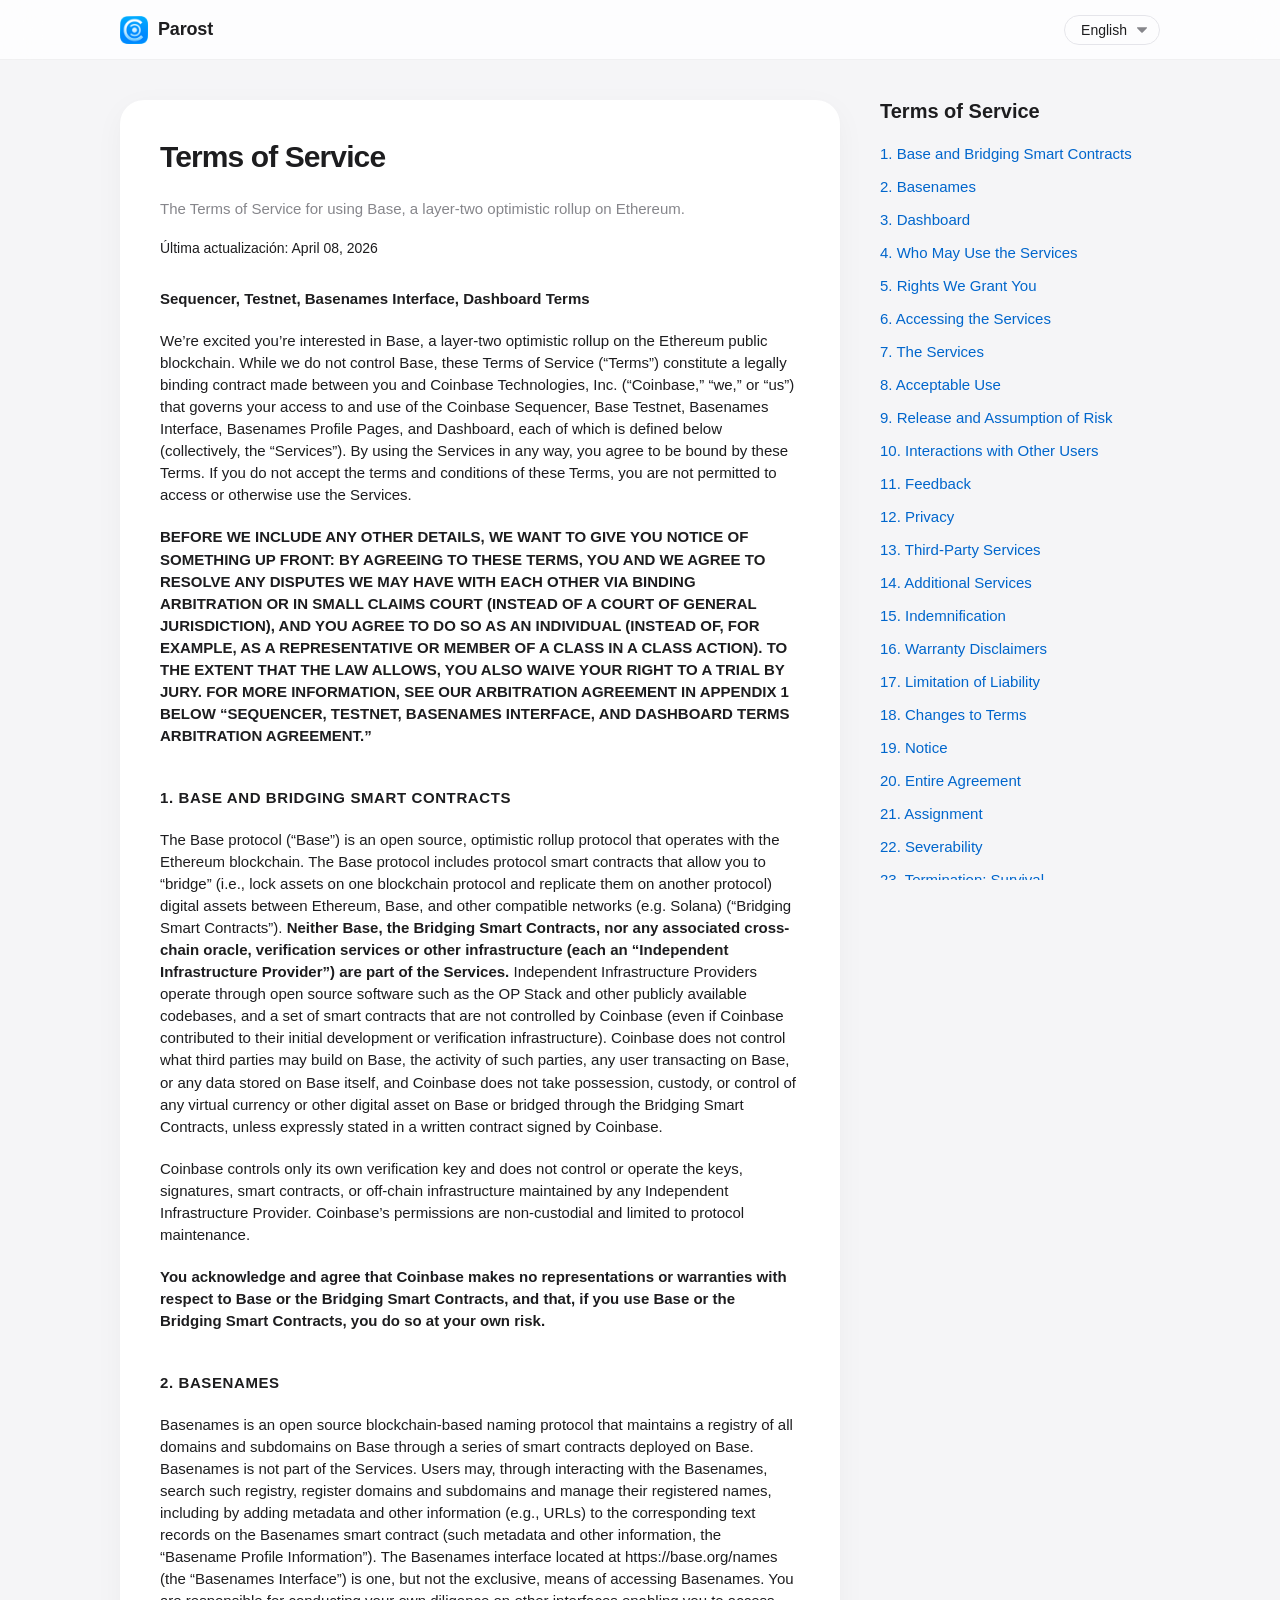
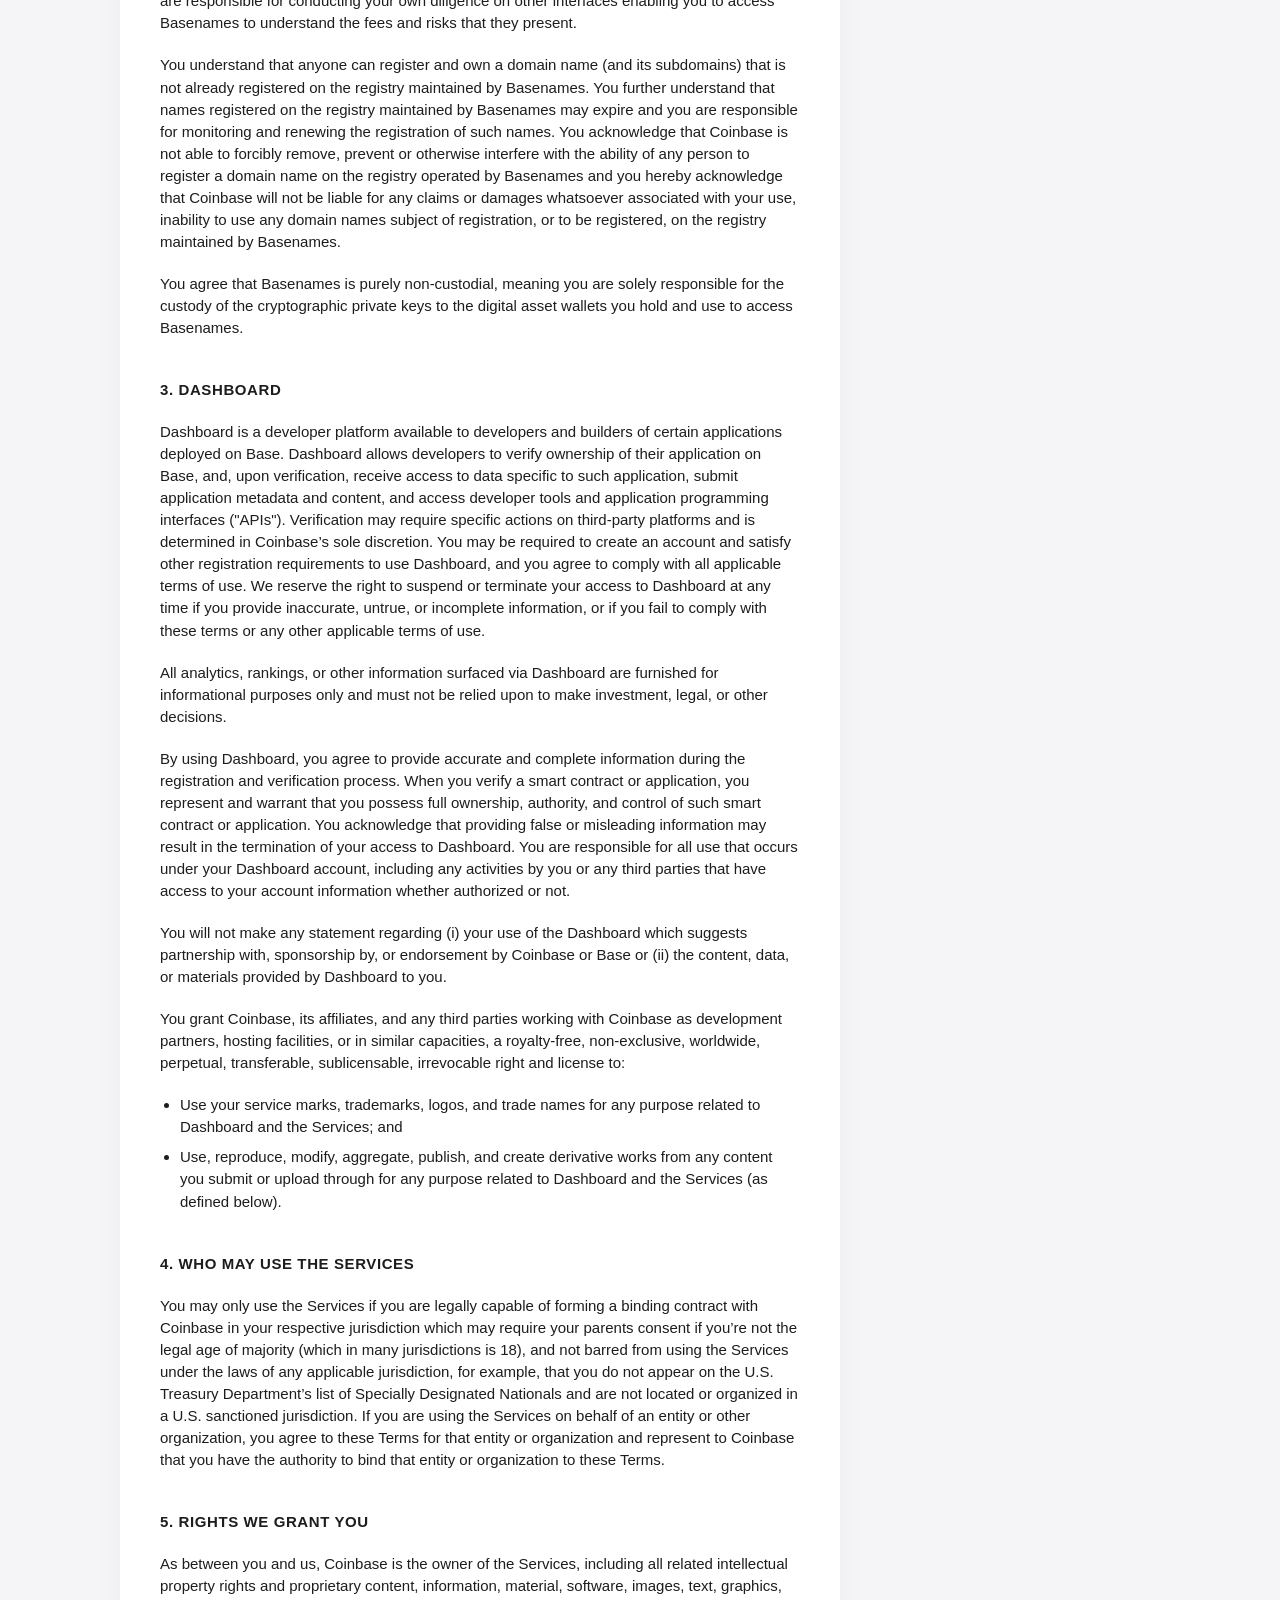
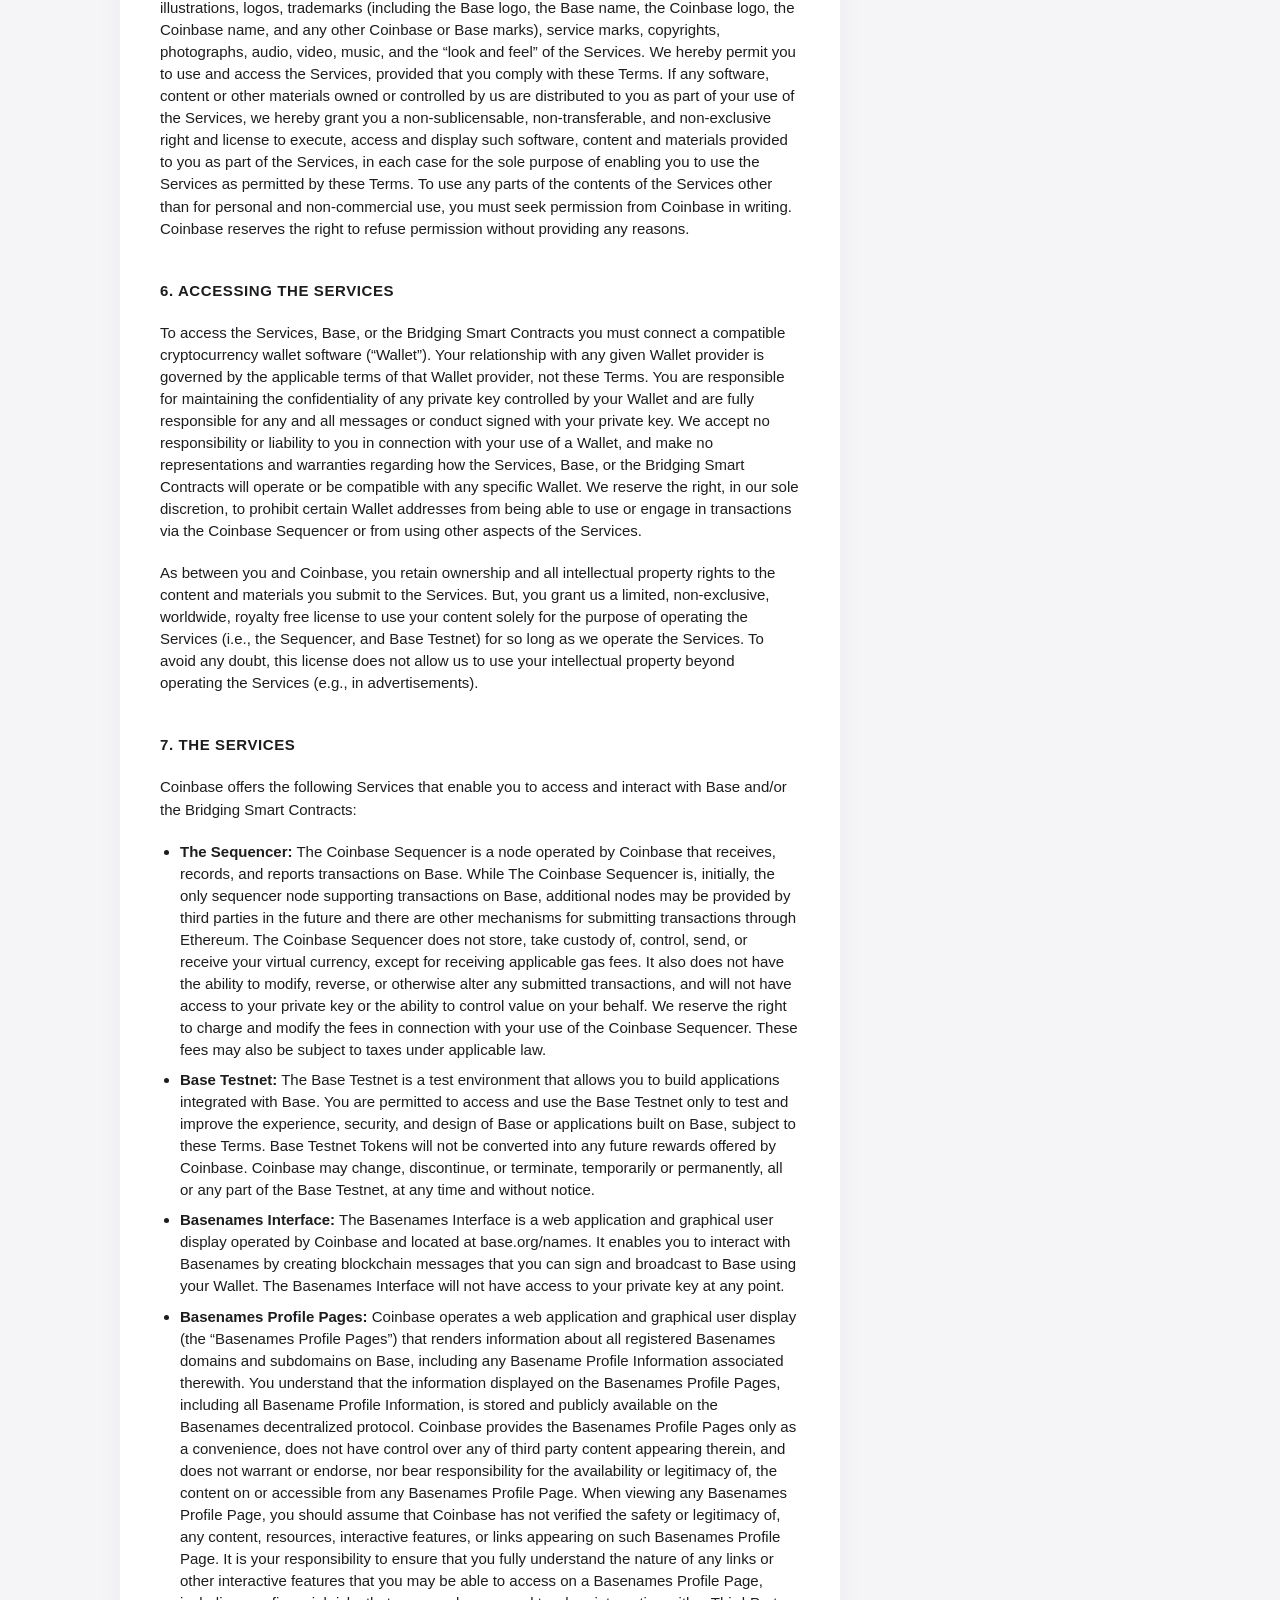
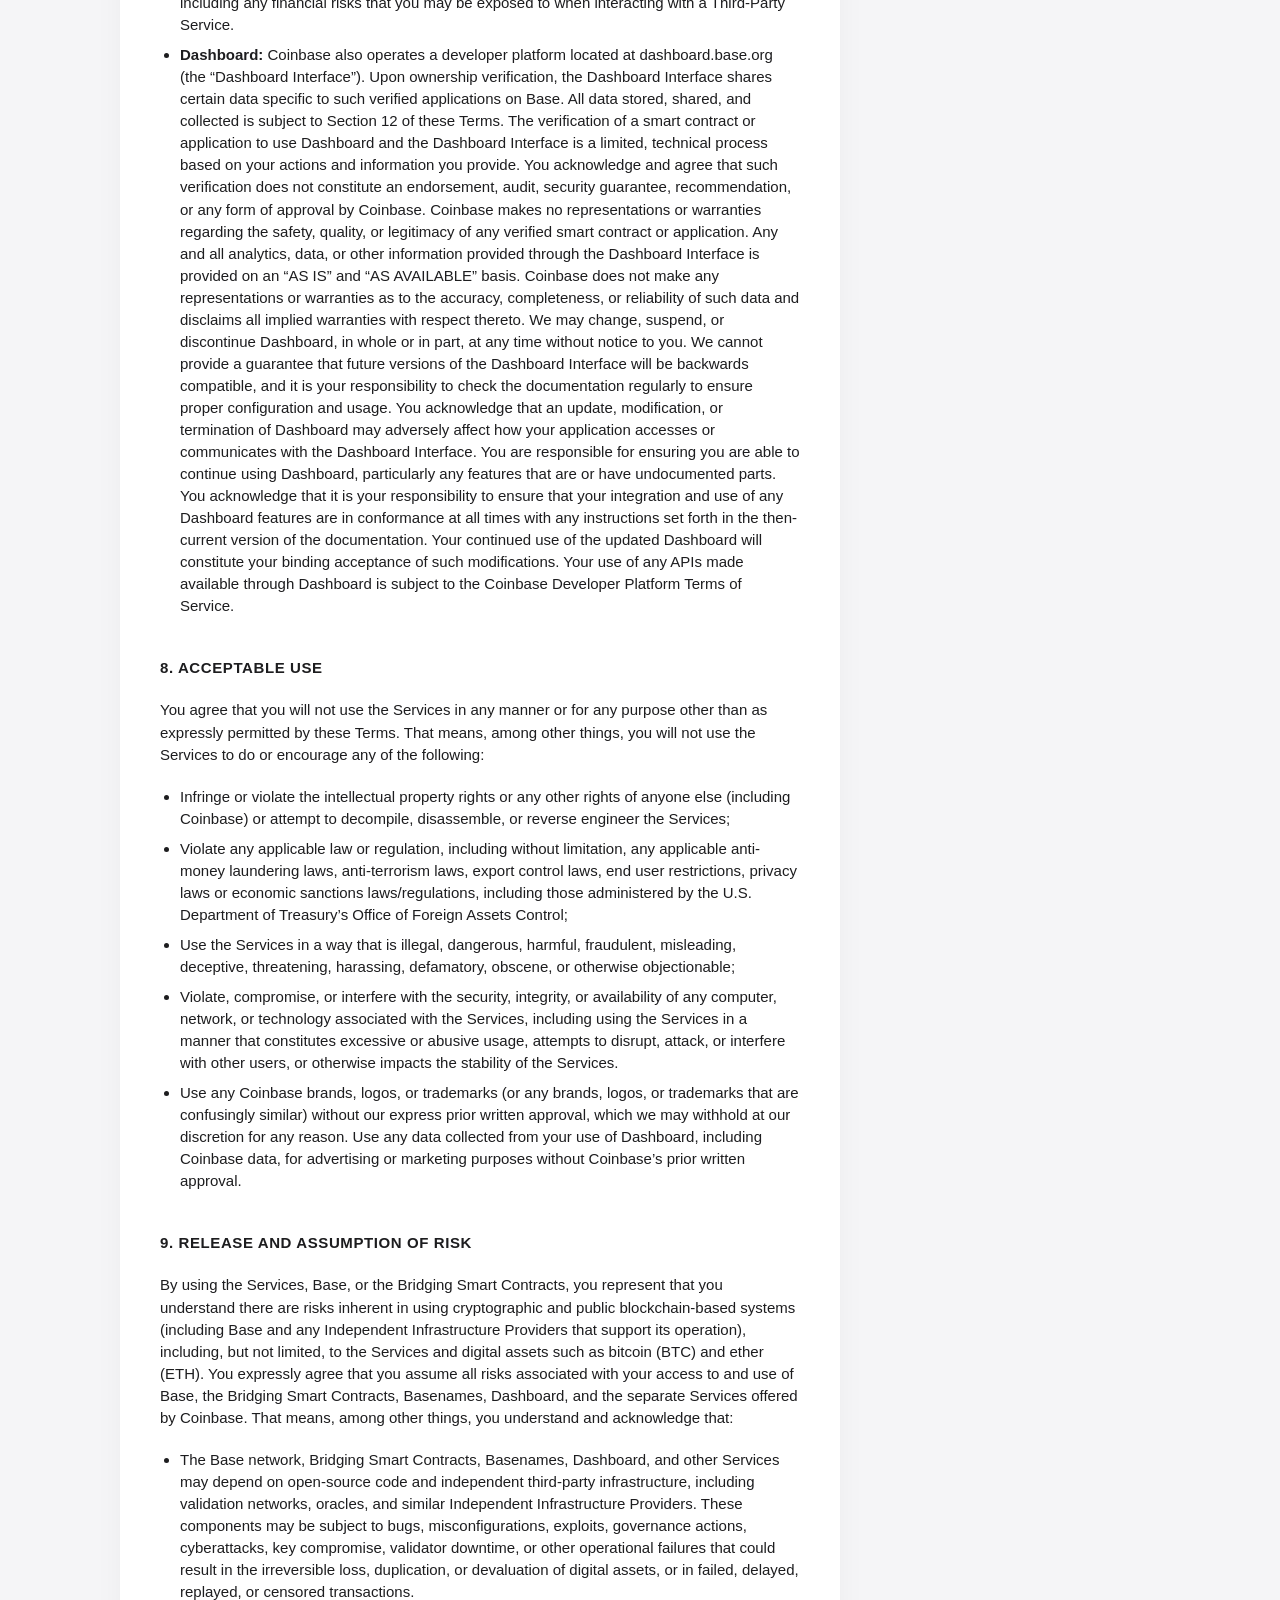
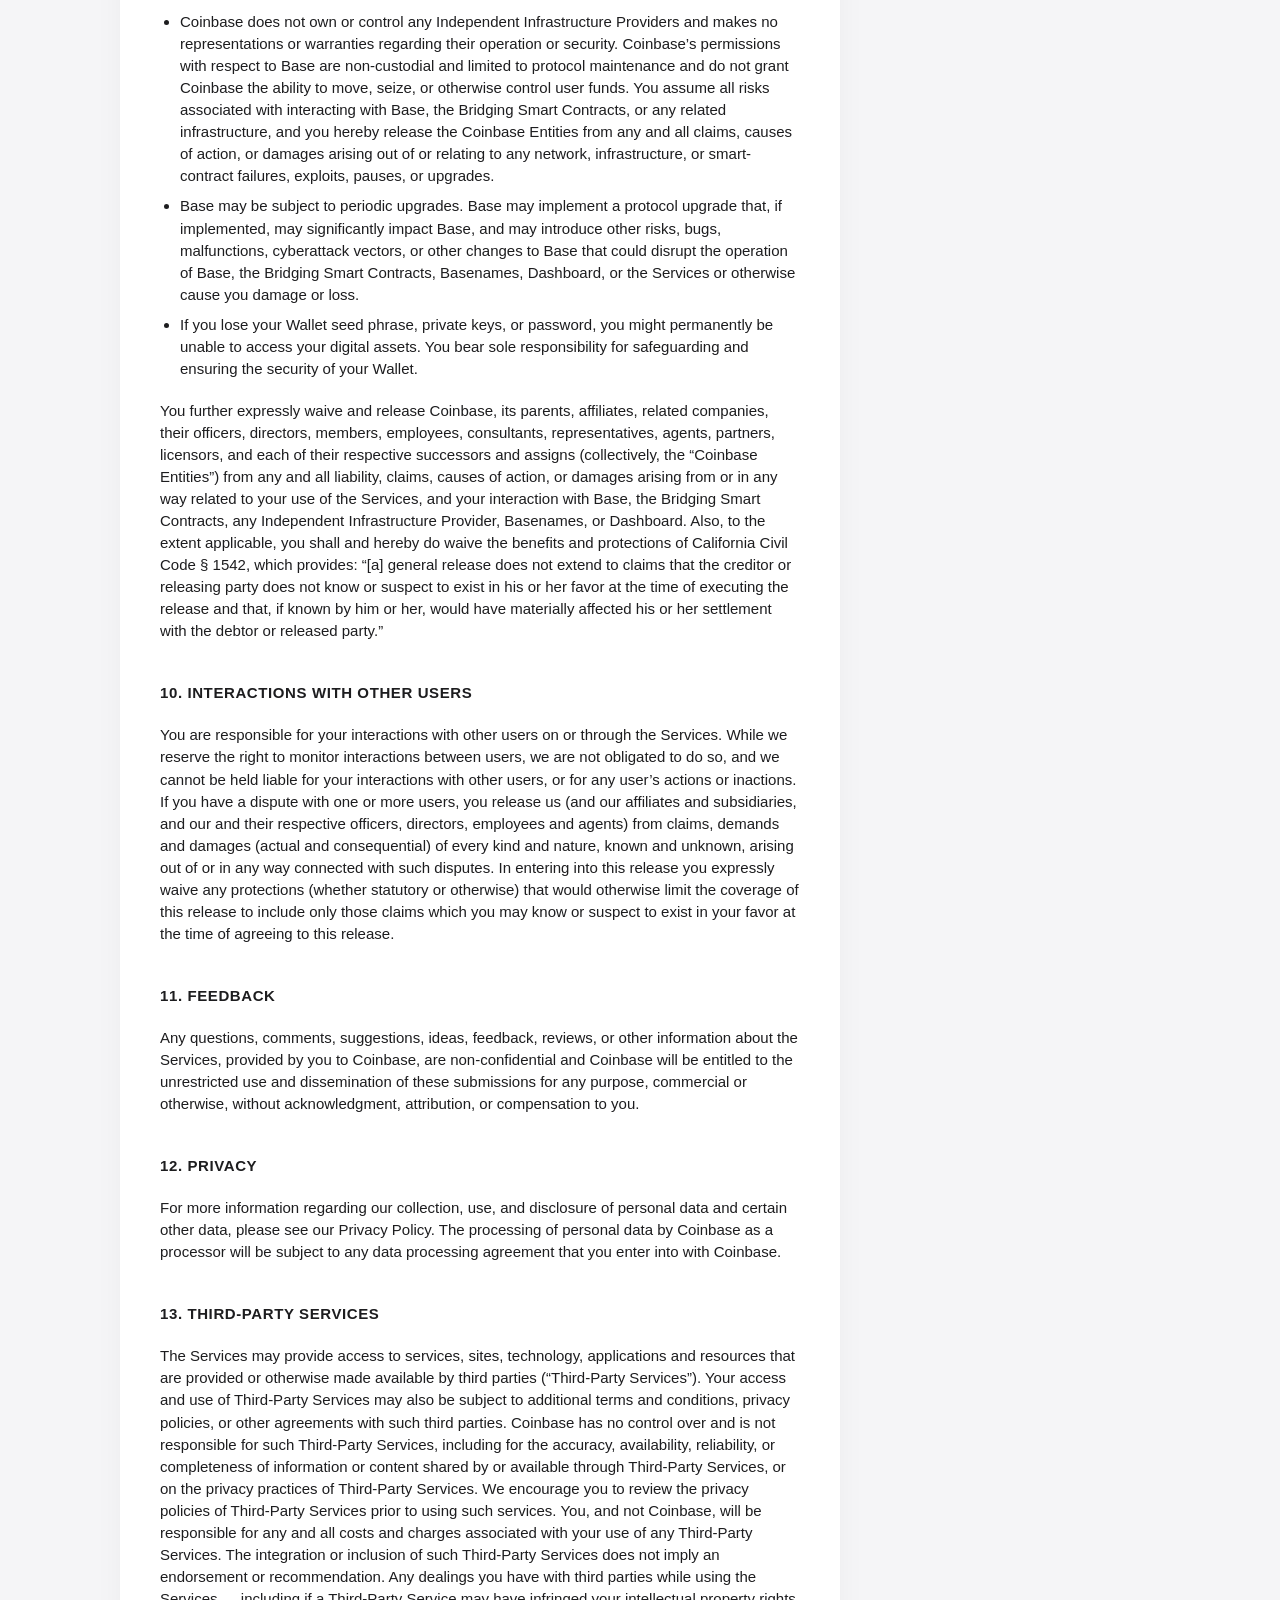
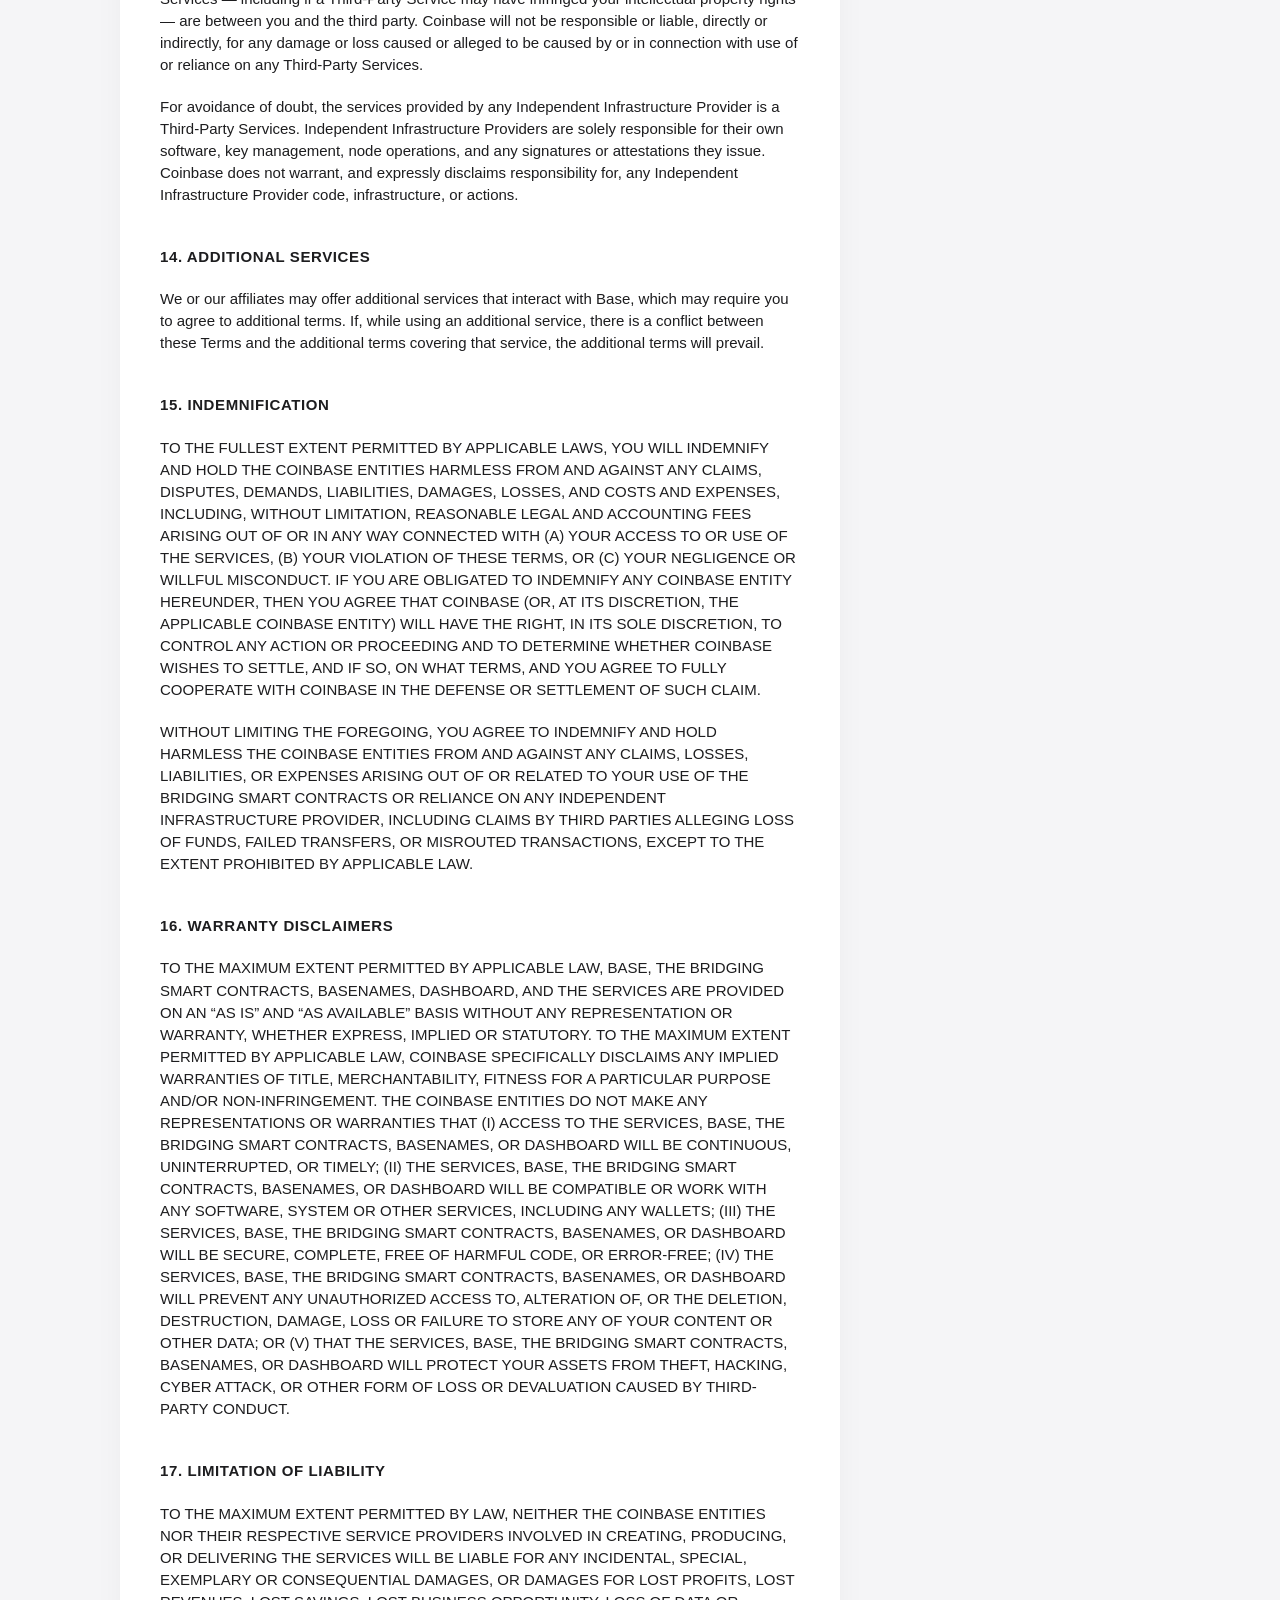
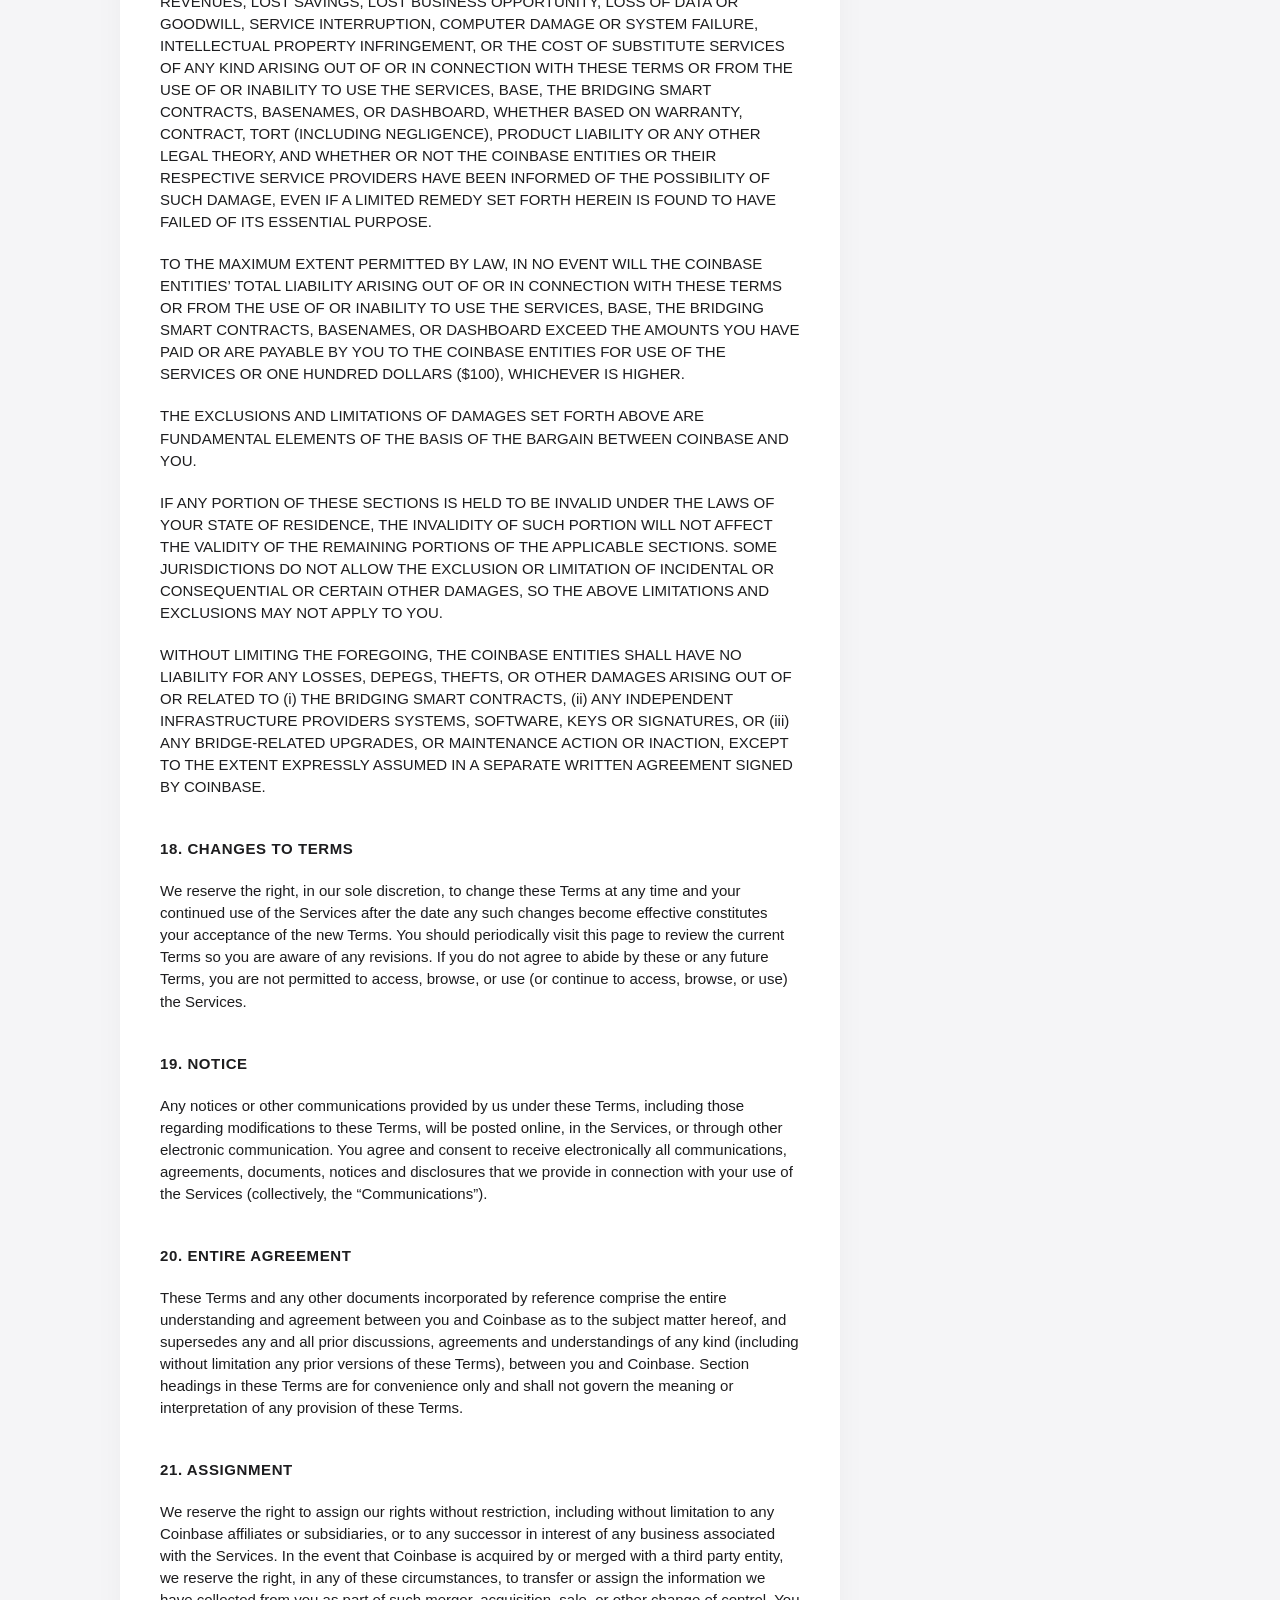
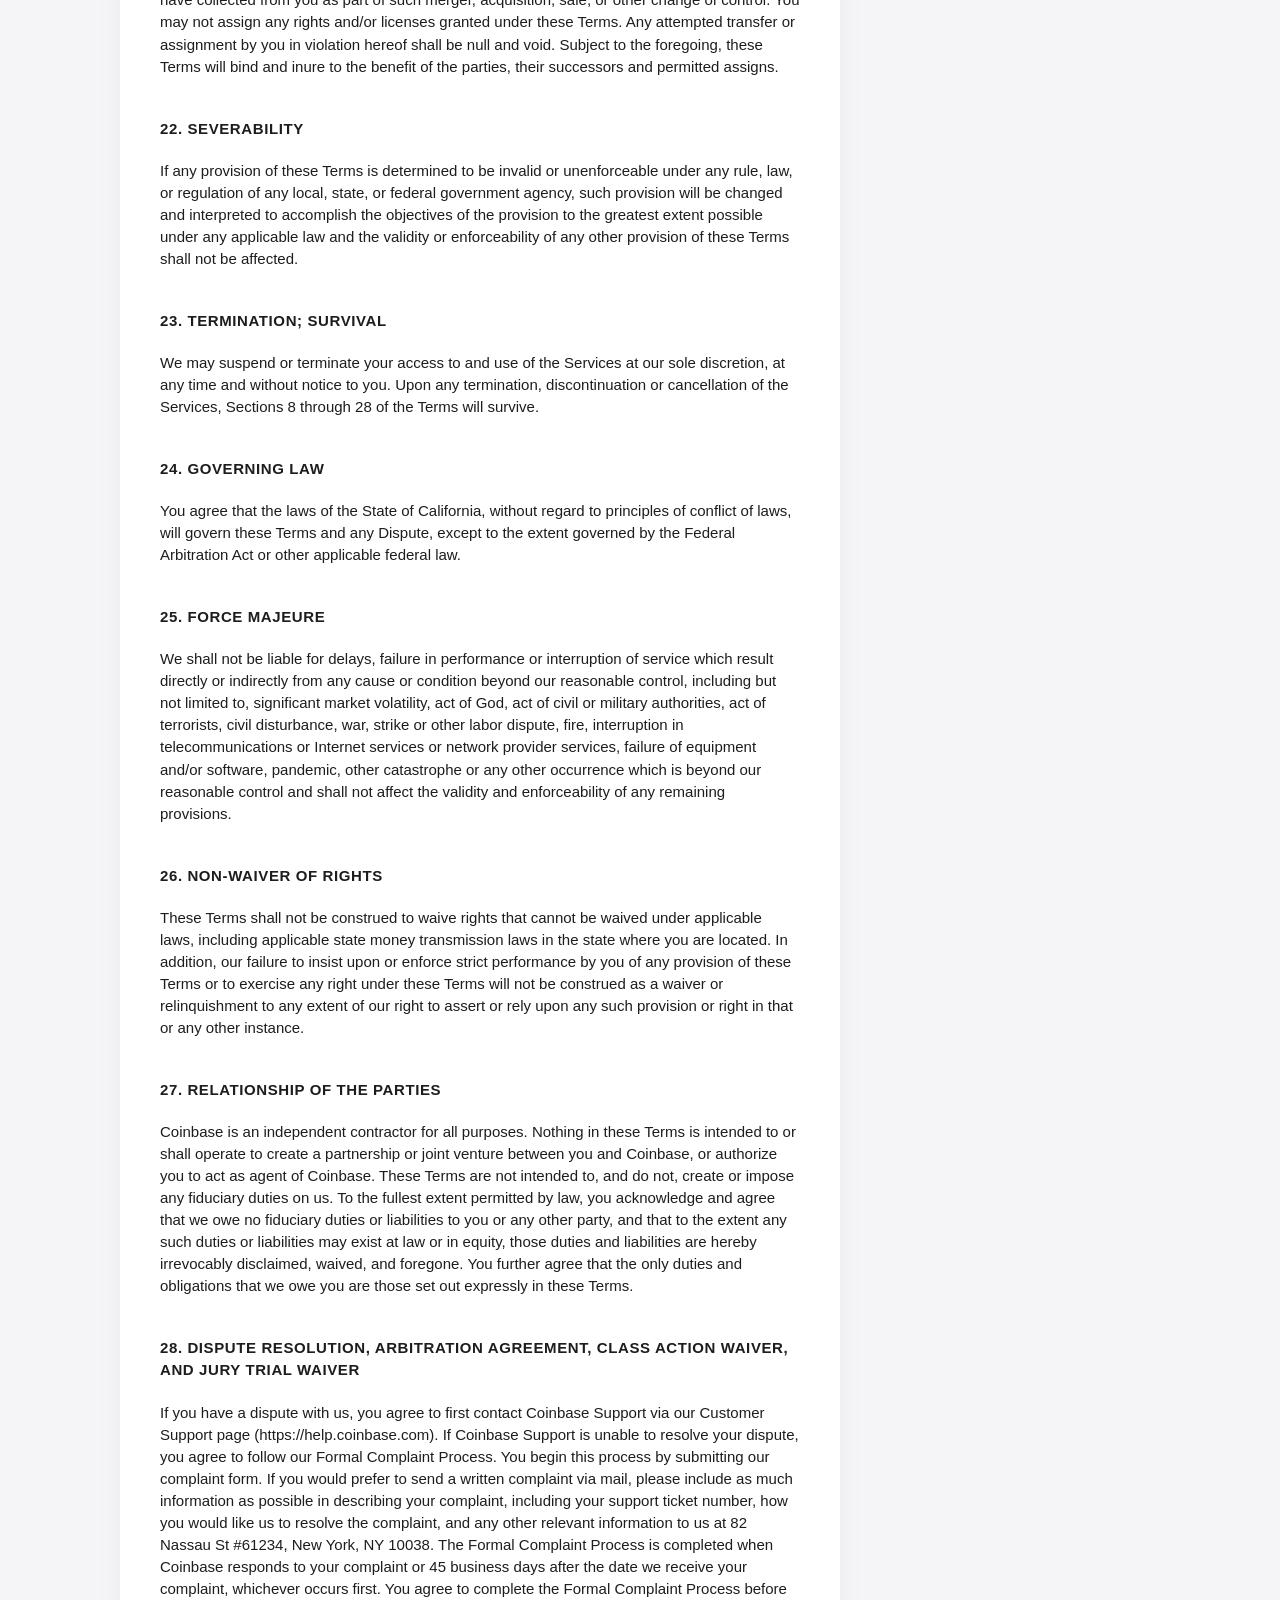
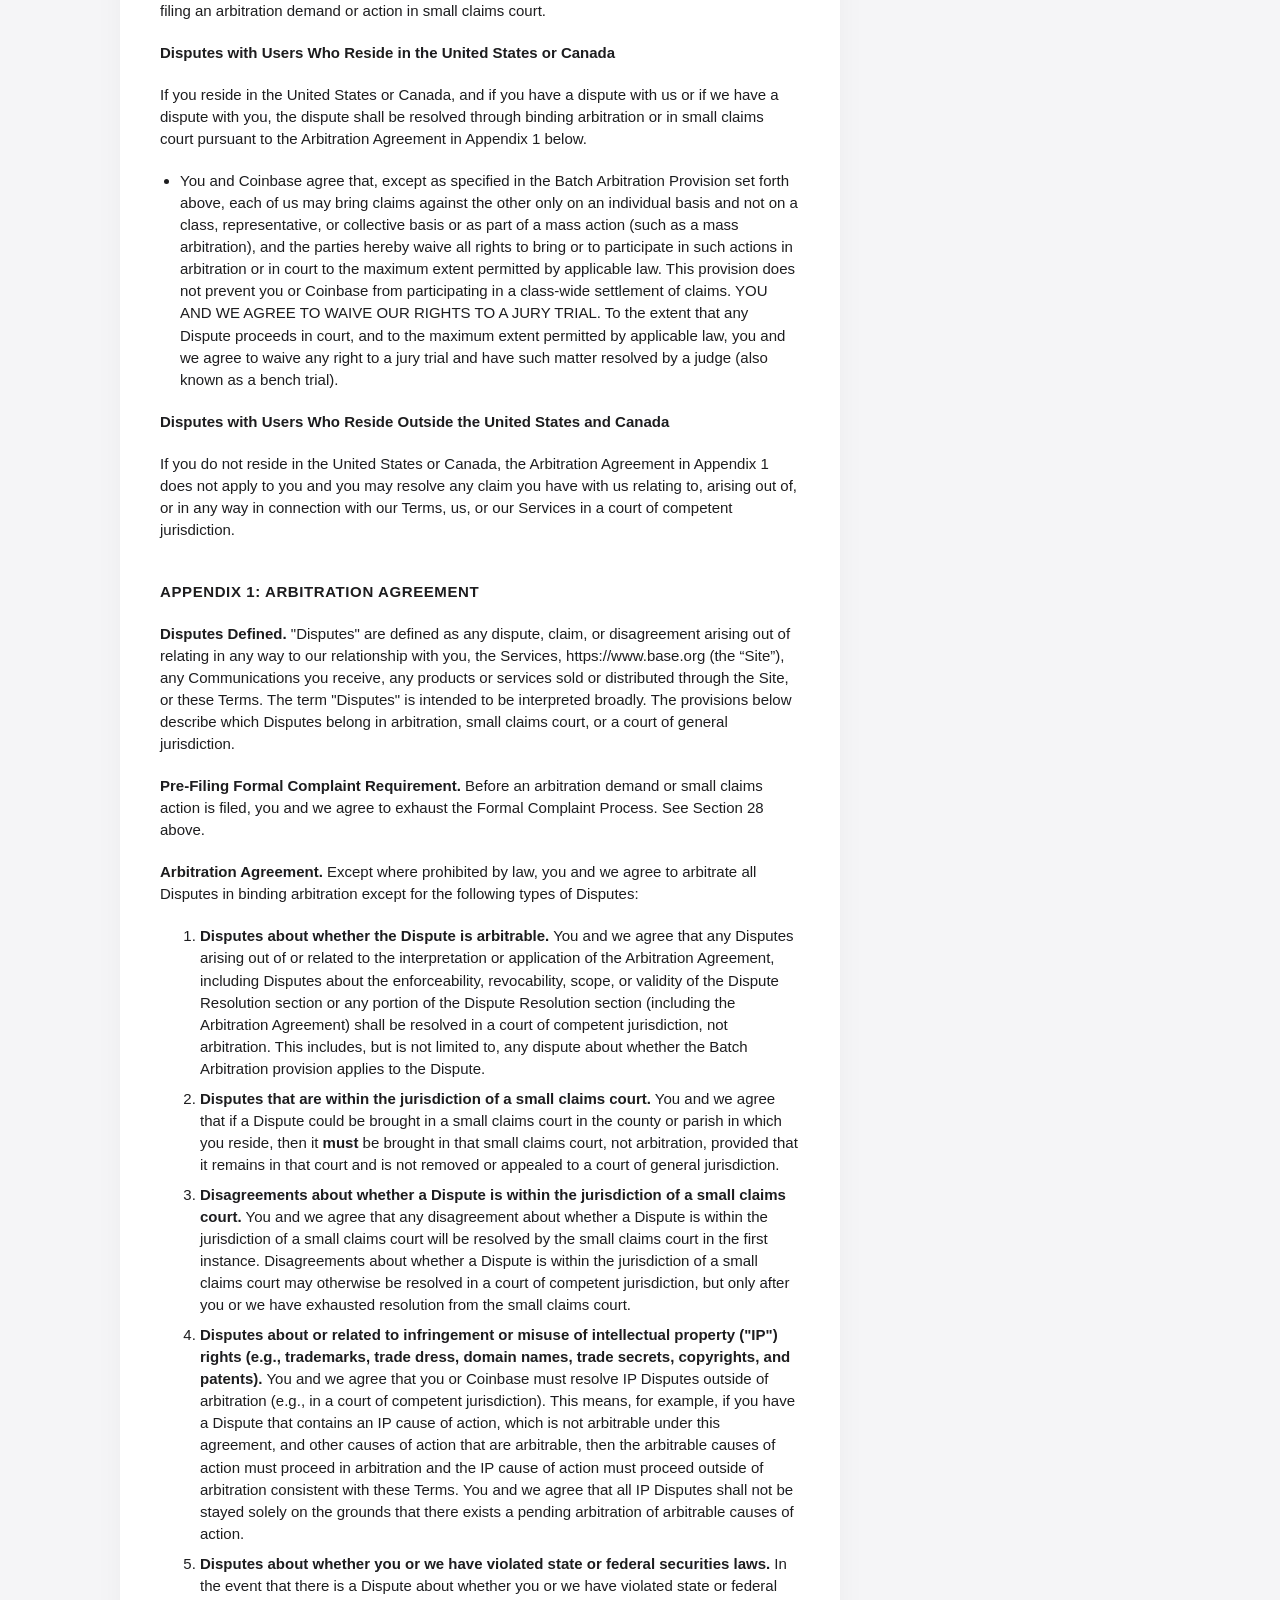
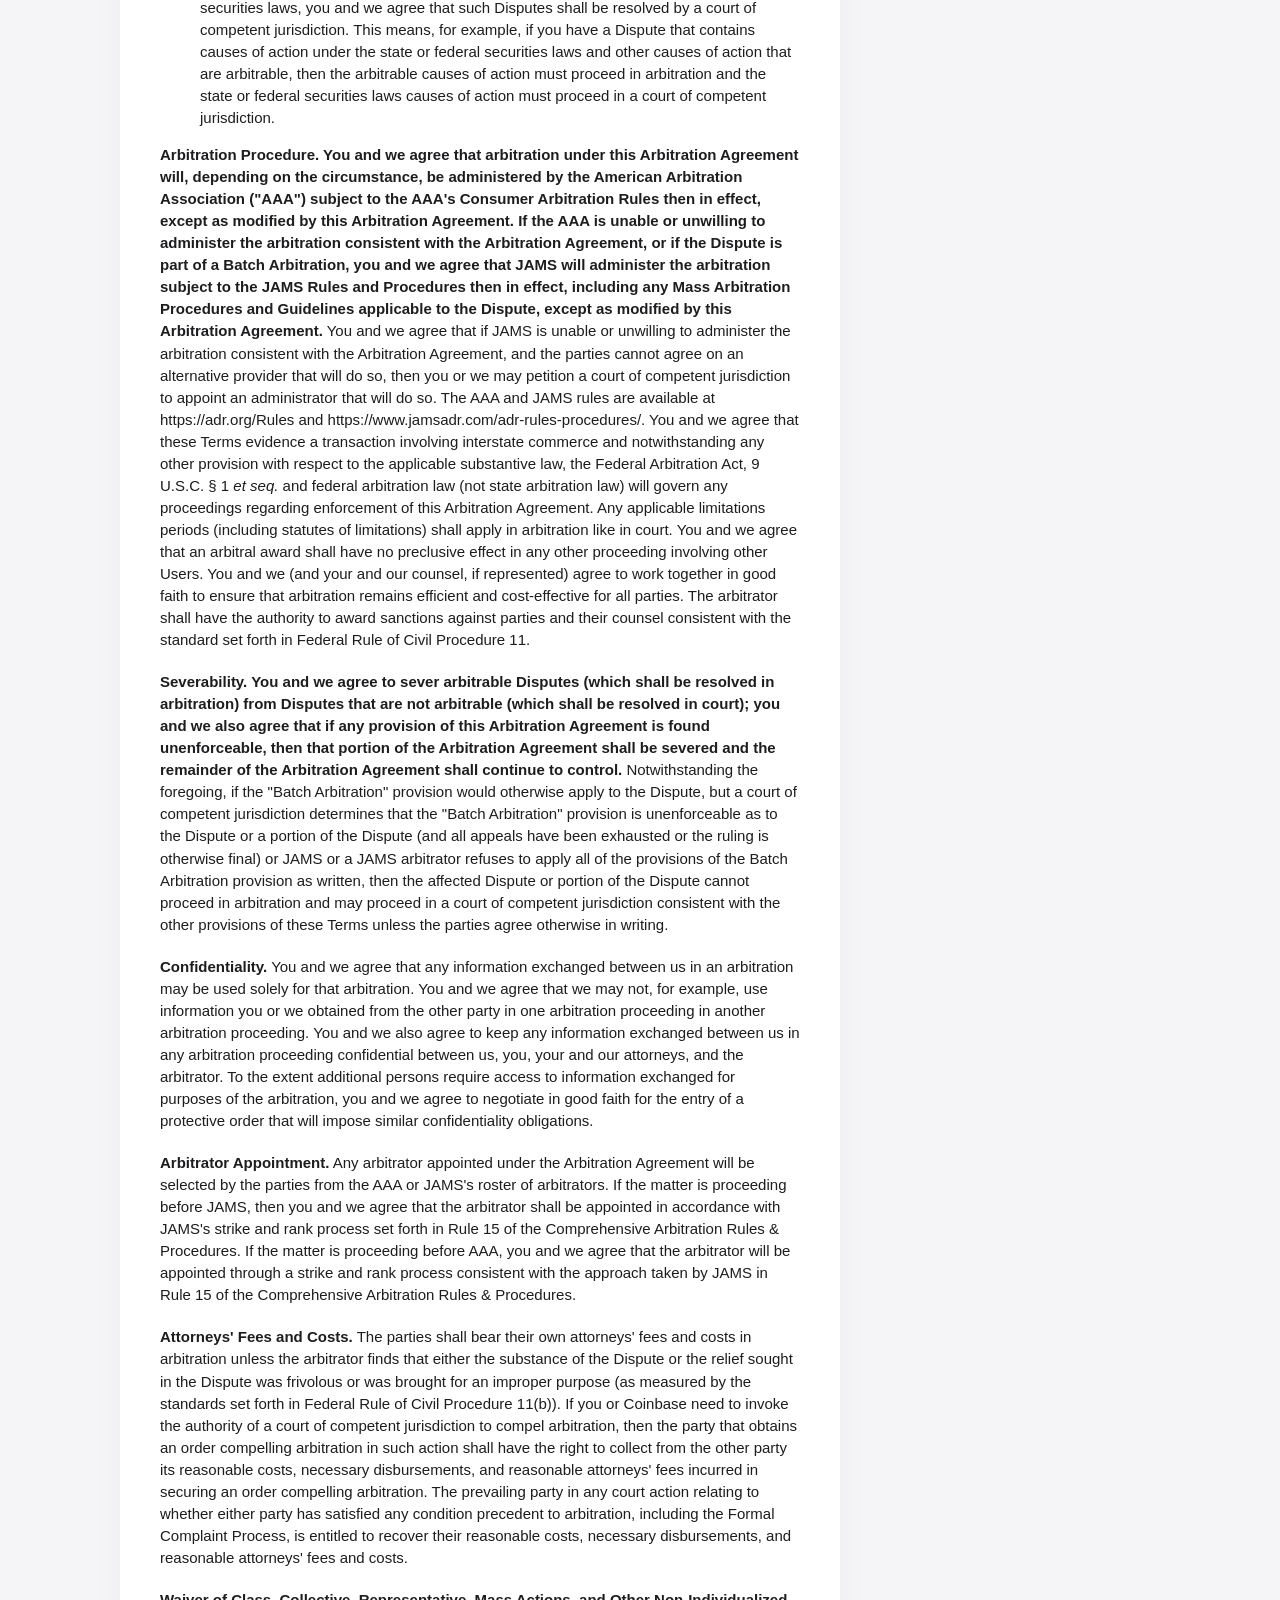
<file: terms.html>
<!DOCTYPE html>
<html lang="es">
<head>
  <meta charset="UTF-8">
  <meta name="viewport" content="width=device-width, initial-scale=1.0">
  <title>Terms of Service - Parost</title>
  <link rel="stylesheet" href="assets/css/style.css">
  <link rel="icon" type="image/png" href="assets/images/icon.png">
</head>
<body>
  <nav class="top-nav">
    <div class="nav-container">
      <div class="brand">
        <button class="mobile-menu-btn" aria-label="Menu">
          <svg viewBox="0 0 24 24" fill="none" stroke="currentColor" stroke-width="2" stroke-linecap="round" stroke-linejoin="round"><line x1="3" y1="12" x2="21" y2="12"></line><line x1="3" y1="6" x2="21" y2="6"></line><line x1="3" y1="18" x2="21" y2="18"></line></svg>
        </button>
        <img src="assets/images/logo.png" alt="Parost Logo" class="logo-icon">
        <span class="app-name">Parost</span>
      </div>
      <div class="lang-selector custom-dropdown">
        <button class="dropdown-trigger" aria-haspopup="listbox" aria-expanded="false">
          <span>English</span>
        </button>
        <ul class="dropdown-menu" role="listbox">
          <li role="option" aria-selected="false" data-value="es">Español</li>
          <li role="option" aria-selected="true" data-value="en">English</li>
        </ul>
      </div>
    </div>
  </nav>

  <div class="layout-wrapper">
    <main class="container">
      <!-- HEADER -->
      <header class="header">
        <h1>Terms of Service</h1>
      </header>

      <div class="intro">
        The Terms of Service for using Base, a layer-two optimistic rollup on Ethereum.
      </div>

      <div class="updated">
        Última actualización: April 08, 2026
      </div>

      <div class="content">
        <p><strong>Sequencer, Testnet, Basenames Interface, Dashboard Terms</strong></p>

        <p>We’re excited you’re interested in Base, a layer-two optimistic rollup on the Ethereum public blockchain. While we do not control Base, these Terms of Service (“Terms”) constitute a legally binding contract made between you and Coinbase Technologies, Inc. (“Coinbase,” “we,” or “us”) that governs your access to and use of the Coinbase Sequencer, Base Testnet, Basenames Interface, Basenames Profile Pages, and Dashboard, each of which is defined below (collectively, the “Services”). By using the Services in any way, you agree to be bound by these Terms. If you do not accept the terms and conditions of these Terms, you are not permitted to access or otherwise use the Services.</p>

        <p><strong>BEFORE WE INCLUDE ANY OTHER DETAILS, WE WANT TO GIVE YOU NOTICE OF SOMETHING UP FRONT: BY AGREEING TO THESE TERMS, YOU AND WE AGREE TO RESOLVE ANY DISPUTES WE MAY HAVE WITH EACH OTHER VIA BINDING ARBITRATION OR IN SMALL CLAIMS COURT (INSTEAD OF A COURT OF GENERAL JURISDICTION), AND YOU AGREE TO DO SO AS AN INDIVIDUAL (INSTEAD OF, FOR EXAMPLE, AS A REPRESENTATIVE OR MEMBER OF A CLASS IN A CLASS ACTION). TO THE EXTENT THAT THE LAW ALLOWS, YOU ALSO WAIVE YOUR RIGHT TO A TRIAL BY JURY. FOR MORE INFORMATION, SEE OUR ARBITRATION AGREEMENT IN APPENDIX 1 BELOW “SEQUENCER, TESTNET, BASENAMES INTERFACE, AND DASHBOARD TERMS ARBITRATION AGREEMENT.”</strong></p>

        <section id="section-1" class="section">
          <h2>1. Base and Bridging Smart Contracts</h2>
          <p>The Base protocol (“Base”) is an open source, optimistic rollup protocol that operates with the Ethereum blockchain. The Base protocol includes protocol smart contracts that allow you to “bridge” (i.e., lock assets on one blockchain protocol and replicate them on another protocol) digital assets between Ethereum, Base, and other compatible networks (e.g. Solana) (“Bridging Smart Contracts”). <strong>Neither Base, the Bridging Smart Contracts, nor any associated cross-chain oracle, verification services or other infrastructure (each an “Independent Infrastructure Provider”) are part of the Services.</strong> Independent Infrastructure Providers operate through open source software such as the OP Stack and other publicly available codebases, and a set of smart contracts that are not controlled by Coinbase (even if Coinbase contributed to their initial development or verification infrastructure). Coinbase does not control what third parties may build on Base, the activity of such parties, any user transacting on Base, or any data stored on Base itself, and Coinbase does not take possession, custody, or control of any virtual currency or other digital asset on Base or bridged through the Bridging Smart Contracts, unless expressly stated in a written contract signed by Coinbase.</p>
          <p>Coinbase controls only its own verification key and does not control or operate the keys, signatures, smart contracts, or off-chain infrastructure maintained by any Independent Infrastructure Provider. Coinbase’s permissions are non-custodial and limited to protocol maintenance.</p>
          <p><strong>You acknowledge and agree that Coinbase makes no representations or warranties with respect to Base or the Bridging Smart Contracts, and that, if you use Base or the Bridging Smart Contracts, you do so at your own risk.</strong></p>
        </section>

        <section id="section-2" class="section">
          <h2>2. Basenames</h2>
          <p>Basenames is an open source blockchain-based naming protocol that maintains a registry of all domains and subdomains on Base through a series of smart contracts deployed on Base. Basenames is not part of the Services. Users may, through interacting with the Basenames, search such registry, register domains and subdomains and manage their registered names, including by adding metadata and other information (e.g., URLs) to the corresponding text records on the Basenames smart contract (such metadata and other information, the “Basename Profile Information”). The Basenames interface located at https://base.org/names (the “Basenames Interface”) is one, but not the exclusive, means of accessing Basenames. You are responsible for conducting your own diligence on other interfaces enabling you to access Basenames to understand the fees and risks that they present.</p>
          <p>You understand that anyone can register and own a domain name (and its subdomains) that is not already registered on the registry maintained by Basenames. You further understand that names registered on the registry maintained by Basenames may expire and you are responsible for monitoring and renewing the registration of such names. You acknowledge that Coinbase is not able to forcibly remove, prevent or otherwise interfere with the ability of any person to register a domain name on the registry operated by Basenames and you hereby acknowledge that Coinbase will not be liable for any claims or damages whatsoever associated with your use, inability to use any domain names subject of registration, or to be registered, on the registry maintained by Basenames.</p>
          <p>You agree that Basenames is purely non-custodial, meaning you are solely responsible for the custody of the cryptographic private keys to the digital asset wallets you hold and use to access Basenames.</p>
        </section>

        <section id="section-3" class="section">
          <h2>3. Dashboard</h2>
          <p>Dashboard is a developer platform available to developers and builders of certain applications deployed on Base. Dashboard allows developers to verify ownership of their application on Base, and, upon verification, receive access to data specific to such application, submit application metadata and content, and access developer tools and application programming interfaces ("APIs"). Verification may require specific actions on third-party platforms and is determined in Coinbase’s sole discretion. You may be required to create an account and satisfy other registration requirements to use Dashboard, and you agree to comply with all applicable terms of use. We reserve the right to suspend or terminate your access to Dashboard at any time if you provide inaccurate, untrue, or incomplete information, or if you fail to comply with these terms or any other applicable terms of use.</p>
          <p>All analytics, rankings, or other information surfaced via Dashboard are furnished for informational purposes only and must not be relied upon to make investment, legal, or other decisions.</p>
          <p>By using Dashboard, you agree to provide accurate and complete information during the registration and verification process. When you verify a smart contract or application, you represent and warrant that you possess full ownership, authority, and control of such smart contract or application. You acknowledge that providing false or misleading information may result in the termination of your access to Dashboard. You are responsible for all use that occurs under your Dashboard account, including any activities by you or any third parties that have access to your account information whether authorized or not.</p>
          <p>You will not make any statement regarding (i) your use of the Dashboard which suggests partnership with, sponsorship by, or endorsement by Coinbase or Base or (ii) the content, data, or materials provided by Dashboard to you.</p>
          <p>You grant Coinbase, its affiliates, and any third parties working with Coinbase as development partners, hosting facilities, or in similar capacities, a royalty-free, non-exclusive, worldwide, perpetual, transferable, sublicensable, irrevocable right and license to:
            <ul>
              <li>Use your service marks, trademarks, logos, and trade names for any purpose related to Dashboard and the Services; and</li>
              <li>Use, reproduce, modify, aggregate, publish, and create derivative works from any content you submit or upload through for any purpose related to Dashboard and the Services (as defined below).</li>
            </ul>
          </p>
        </section>

        <section id="section-4" class="section">
          <h2>4. Who May Use the Services</h2>
          <p>You may only use the Services if you are legally capable of forming a binding contract with Coinbase in your respective jurisdiction which may require your parents consent if you’re not the legal age of majority (which in many jurisdictions is 18), and not barred from using the Services under the laws of any applicable jurisdiction, for example, that you do not appear on the U.S. Treasury Department’s list of Specially Designated Nationals and are not located or organized in a U.S. sanctioned jurisdiction. If you are using the Services on behalf of an entity or other organization, you agree to these Terms for that entity or organization and represent to Coinbase that you have the authority to bind that entity or organization to these Terms.</p>
        </section>

        <section id="section-5" class="section">
          <h2>5. Rights We Grant You</h2>
          <p>As between you and us, Coinbase is the owner of the Services, including all related intellectual property rights and proprietary content, information, material, software, images, text, graphics, illustrations, logos, trademarks (including the Base logo, the Base name, the Coinbase logo, the Coinbase name, and any other Coinbase or Base marks), service marks, copyrights, photographs, audio, video, music, and the “look and feel” of the Services. We hereby permit you to use and access the Services, provided that you comply with these Terms. If any software, content or other materials owned or controlled by us are distributed to you as part of your use of the Services, we hereby grant you a non-sublicensable, non-transferable, and non-exclusive right and license to execute, access and display such software, content and materials provided to you as part of the Services, in each case for the sole purpose of enabling you to use the Services as permitted by these Terms. To use any parts of the contents of the Services other than for personal and non-commercial use, you must seek permission from Coinbase in writing. Coinbase reserves the right to refuse permission without providing any reasons.</p>
        </section>

        <section id="section-6" class="section">
          <h2>6. Accessing the Services</h2>
          <p>To access the Services, Base, or the Bridging Smart Contracts you must connect a compatible cryptocurrency wallet software (“Wallet”). Your relationship with any given Wallet provider is governed by the applicable terms of that Wallet provider, not these Terms. You are responsible for maintaining the confidentiality of any private key controlled by your Wallet and are fully responsible for any and all messages or conduct signed with your private key. We accept no responsibility or liability to you in connection with your use of a Wallet, and make no representations and warranties regarding how the Services, Base, or the Bridging Smart Contracts will operate or be compatible with any specific Wallet. We reserve the right, in our sole discretion, to prohibit certain Wallet addresses from being able to use or engage in transactions via the Coinbase Sequencer or from using other aspects of the Services.</p>
          <p>As between you and Coinbase, you retain ownership and all intellectual property rights to the content and materials you submit to the Services. But, you grant us a limited, non-exclusive, worldwide, royalty free license to use your content solely for the purpose of operating the Services (i.e., the Sequencer, and Base Testnet) for so long as we operate the Services. To avoid any doubt, this license does not allow us to use your intellectual property beyond operating the Services (e.g., in advertisements).</p>
        </section>
        
        <section id="section-7" class="section">
          <h2>7. The Services</h2>
          <p>Coinbase offers the following Services that enable you to access and interact with Base and/or the Bridging Smart Contracts:</p>
          <ul>
            <li><strong>The Sequencer:</strong> The Coinbase Sequencer is a node operated by Coinbase that receives, records, and reports transactions on Base. While The Coinbase Sequencer is, initially, the only sequencer node supporting transactions on Base, additional nodes may be provided by third parties in the future and there are other mechanisms for submitting transactions through Ethereum. The Coinbase Sequencer does not store, take custody of, control, send, or receive your virtual currency, except for receiving applicable gas fees. It also does not have the ability to modify, reverse, or otherwise alter any submitted transactions, and will not have access to your private key or the ability to control value on your behalf. We reserve the right to charge and modify the fees in connection with your use of the Coinbase Sequencer. These fees may also be subject to taxes under applicable law.</li>
            <li><strong>Base Testnet:</strong> The Base Testnet is a test environment that allows you to build applications integrated with Base. You are permitted to access and use the Base Testnet only to test and improve the experience, security, and design of Base or applications built on Base, subject to these Terms. Base Testnet Tokens will not be converted into any future rewards offered by Coinbase. Coinbase may change, discontinue, or terminate, temporarily or permanently, all or any part of the Base Testnet, at any time and without notice.</li>
            <li><strong>Basenames Interface:</strong> The Basenames Interface is a web application and graphical user display operated by Coinbase and located at base.org/names. It enables you to interact with Basenames by creating blockchain messages that you can sign and broadcast to Base using your Wallet. The Basenames Interface will not have access to your private key at any point.</li>
            <li><strong>Basenames Profile Pages:</strong> Coinbase operates a web application and graphical user display (the “Basenames Profile Pages”) that renders information about all registered Basenames domains and subdomains on Base, including any Basename Profile Information associated therewith. You understand that the information displayed on the Basenames Profile Pages, including all Basename Profile Information, is stored and publicly available on the Basenames decentralized protocol. Coinbase provides the Basenames Profile Pages only as a convenience, does not have control over any of third party content appearing therein, and does not warrant or endorse, nor bear responsibility for the availability or legitimacy of, the content on or accessible from any Basenames Profile Page. When viewing any Basenames Profile Page, you should assume that Coinbase has not verified the safety or legitimacy of, any content, resources, interactive features, or links appearing on such Basenames Profile Page. It is your responsibility to ensure that you fully understand the nature of any links or other interactive features that you may be able to access on a Basenames Profile Page, including any financial risks that you may be exposed to when interacting with a Third-Party Service.</li>
            <li><strong>Dashboard:</strong> Coinbase also operates a developer platform located at dashboard.base.org (the “Dashboard Interface”). Upon ownership verification, the Dashboard Interface shares certain data specific to such verified applications on Base. All data stored, shared, and collected is subject to Section 12 of these Terms. The verification of a smart contract or application to use Dashboard and the Dashboard Interface is a limited, technical process based on your actions and information you provide. You acknowledge and agree that such verification does not constitute an endorsement, audit, security guarantee, recommendation, or any form of approval by Coinbase. Coinbase makes no representations or warranties regarding the safety, quality, or legitimacy of any verified smart contract or application. Any and all analytics, data, or other information provided through the Dashboard Interface is provided on an “AS IS” and “AS AVAILABLE” basis. Coinbase does not make any representations or warranties as to the accuracy, completeness, or reliability of such data and disclaims all implied warranties with respect thereto. We may change, suspend, or discontinue Dashboard, in whole or in part, at any time without notice to you. We cannot provide a guarantee that future versions of the Dashboard Interface will be backwards compatible, and it is your responsibility to check the documentation regularly to ensure proper configuration and usage. You acknowledge that an update, modification, or termination of Dashboard may adversely affect how your application accesses or communicates with the Dashboard Interface. You are responsible for ensuring you are able to continue using Dashboard, particularly any features that are or have undocumented parts. You acknowledge that it is your responsibility to ensure that your integration and use of any Dashboard features are in conformance at all times with any instructions set forth in the then-current version of the documentation. Your continued use of the updated Dashboard will constitute your binding acceptance of such modifications. Your use of any APIs made available through Dashboard is subject to the Coinbase Developer Platform Terms of Service.</li>
          </ul>
        </section>
        
        <section id="section-8" class="section">
          <h2>8. Acceptable Use</h2>
          <p>You agree that you will not use the Services in any manner or for any purpose other than as expressly permitted by these Terms. That means, among other things, you will not use the Services to do or encourage any of the following:</p>
          <ul>
            <li>Infringe or violate the intellectual property rights or any other rights of anyone else (including Coinbase) or attempt to decompile, disassemble, or reverse engineer the Services;</li>
            <li>Violate any applicable law or regulation, including without limitation, any applicable anti-money laundering laws, anti-terrorism laws, export control laws, end user restrictions, privacy laws or economic sanctions laws/regulations, including those administered by the U.S. Department of Treasury’s Office of Foreign Assets Control;</li>
            <li>Use the Services in a way that is illegal, dangerous, harmful, fraudulent, misleading, deceptive, threatening, harassing, defamatory, obscene, or otherwise objectionable;</li>
            <li>Violate, compromise, or interfere with the security, integrity, or availability of any computer, network, or technology associated with the Services, including using the Services in a manner that constitutes excessive or abusive usage, attempts to disrupt, attack, or interfere with other users, or otherwise impacts the stability of the Services.</li>
            <li>Use any Coinbase brands, logos, or trademarks (or any brands, logos, or trademarks that are confusingly similar) without our express prior written approval, which we may withhold at our discretion for any reason. Use any data collected from your use of Dashboard, including Coinbase data, for advertising or marketing purposes without Coinbase’s prior written approval.</li>
          </ul>
        </section>
        
        <section id="section-9" class="section">
          <h2>9. Release and Assumption of Risk</h2>
          <p>By using the Services, Base, or the Bridging Smart Contracts, you represent that you understand there are risks inherent in using cryptographic and public blockchain-based systems (including Base and any Independent Infrastructure Providers that support its operation), including, but not limited, to the Services and digital assets such as bitcoin (BTC) and ether (ETH). You expressly agree that you assume all risks associated with your access to and use of Base, the Bridging Smart Contracts, Basenames, Dashboard, and the separate Services offered by Coinbase. That means, among other things, you understand and acknowledge that:</p>
          <ul>
            <li>The Base network, Bridging Smart Contracts, Basenames, Dashboard, and other Services may depend on open-source code and independent third-party infrastructure, including validation networks, oracles, and similar Independent Infrastructure Providers. These components may be subject to bugs, misconfigurations, exploits, governance actions, cyberattacks, key compromise, validator downtime, or other operational failures that could result in the irreversible loss, duplication, or devaluation of digital assets, or in failed, delayed, replayed, or censored transactions.</li>
            <li>Coinbase does not own or control any Independent Infrastructure Providers and makes no representations or warranties regarding their operation or security. Coinbase’s permissions with respect to Base are non-custodial and limited to protocol maintenance and do not grant Coinbase the ability to move, seize, or otherwise control user funds. You assume all risks associated with interacting with Base, the Bridging Smart Contracts, or any related infrastructure, and you hereby release the Coinbase Entities from any and all claims, causes of action, or damages arising out of or relating to any network, infrastructure, or smart-contract failures, exploits, pauses, or upgrades.</li>
            <li>Base may be subject to periodic upgrades. Base may implement a protocol upgrade that, if implemented, may significantly impact Base, and may introduce other risks, bugs, malfunctions, cyberattack vectors, or other changes to Base that could disrupt the operation of Base, the Bridging Smart Contracts, Basenames, Dashboard, or the Services or otherwise cause you damage or loss.</li>
            <li>If you lose your Wallet seed phrase, private keys, or password, you might permanently be unable to access your digital assets. You bear sole responsibility for safeguarding and ensuring the security of your Wallet.</li>
          </ul>
          <p>You further expressly waive and release Coinbase, its parents, affiliates, related companies, their officers, directors, members, employees, consultants, representatives, agents, partners, licensors, and each of their respective successors and assigns (collectively, the “Coinbase Entities”) from any and all liability, claims, causes of action, or damages arising from or in any way related to your use of the Services, and your interaction with Base, the Bridging Smart Contracts, any Independent Infrastructure Provider, Basenames, or Dashboard. Also, to the extent applicable, you shall and hereby do waive the benefits and protections of California Civil Code § 1542, which provides: “[a] general release does not extend to claims that the creditor or releasing party does not know or suspect to exist in his or her favor at the time of executing the release and that, if known by him or her, would have materially affected his or her settlement with the debtor or released party.”</p>
        </section>
        
        <section id="section-10" class="section">
          <h2>10. Interactions with Other Users</h2>
          <p>You are responsible for your interactions with other users on or through the Services. While we reserve the right to monitor interactions between users, we are not obligated to do so, and we cannot be held liable for your interactions with other users, or for any user’s actions or inactions. If you have a dispute with one or more users, you release us (and our affiliates and subsidiaries, and our and their respective officers, directors, employees and agents) from claims, demands and damages (actual and consequential) of every kind and nature, known and unknown, arising out of or in any way connected with such disputes. In entering into this release you expressly waive any protections (whether statutory or otherwise) that would otherwise limit the coverage of this release to include only those claims which you may know or suspect to exist in your favor at the time of agreeing to this release.</p>
        </section>

        <section id="section-11" class="section">
          <h2>11. Feedback</h2>
          <p>Any questions, comments, suggestions, ideas, feedback, reviews, or other information about the Services, provided by you to Coinbase, are non-confidential and Coinbase will be entitled to the unrestricted use and dissemination of these submissions for any purpose, commercial or otherwise, without acknowledgment, attribution, or compensation to you.</p>
        </section>

        <section id="section-12" class="section">
          <h2>12. Privacy</h2>
          <p>For more information regarding our collection, use, and disclosure of personal data and certain other data, please see our Privacy Policy. The processing of personal data by Coinbase as a processor will be subject to any data processing agreement that you enter into with Coinbase.</p>
        </section>
        
        <section id="section-13" class="section">
          <h2>13. Third-Party Services</h2>
          <p>The Services may provide access to services, sites, technology, applications and resources that are provided or otherwise made available by third parties (“Third-Party Services”). Your access and use of Third-Party Services may also be subject to additional terms and conditions, privacy policies, or other agreements with such third parties. Coinbase has no control over and is not responsible for such Third-Party Services, including for the accuracy, availability, reliability, or completeness of information or content shared by or available through Third-Party Services, or on the privacy practices of Third-Party Services. We encourage you to review the privacy policies of Third-Party Services prior to using such services. You, and not Coinbase, will be responsible for any and all costs and charges associated with your use of any Third-Party Services. The integration or inclusion of such Third-Party Services does not imply an endorsement or recommendation. Any dealings you have with third parties while using the Services — including if a Third-Party Service may have infringed your intellectual property rights — are between you and the third party. Coinbase will not be responsible or liable, directly or indirectly, for any damage or loss caused or alleged to be caused by or in connection with use of or reliance on any Third-Party Services.</p>
          <p>For avoidance of doubt, the services provided by any Independent Infrastructure Provider is a Third-Party Services. Independent Infrastructure Providers are solely responsible for their own software, key management, node operations, and any signatures or attestations they issue. Coinbase does not warrant, and expressly disclaims responsibility for, any Independent Infrastructure Provider code, infrastructure, or actions.</p>
        </section>
        
        <section id="section-14" class="section">
          <h2>14. Additional Services</h2>
          <p>We or our affiliates may offer additional services that interact with Base, which may require you to agree to additional terms. If, while using an additional service, there is a conflict between these Terms and the additional terms covering that service, the additional terms will prevail.</p>
        </section>

        <section id="section-15" class="section">
          <h2>15. Indemnification</h2>
          <p>TO THE FULLEST EXTENT PERMITTED BY APPLICABLE LAWS, YOU WILL INDEMNIFY AND HOLD THE COINBASE ENTITIES HARMLESS FROM AND AGAINST ANY CLAIMS, DISPUTES, DEMANDS, LIABILITIES, DAMAGES, LOSSES, AND COSTS AND EXPENSES, INCLUDING, WITHOUT LIMITATION, REASONABLE LEGAL AND ACCOUNTING FEES ARISING OUT OF OR IN ANY WAY CONNECTED WITH (A) YOUR ACCESS TO OR USE OF THE SERVICES, (B) YOUR VIOLATION OF THESE TERMS, OR (C) YOUR NEGLIGENCE OR WILLFUL MISCONDUCT. IF YOU ARE OBLIGATED TO INDEMNIFY ANY COINBASE ENTITY HEREUNDER, THEN YOU AGREE THAT COINBASE (OR, AT ITS DISCRETION, THE APPLICABLE COINBASE ENTITY) WILL HAVE THE RIGHT, IN ITS SOLE DISCRETION, TO CONTROL ANY ACTION OR PROCEEDING AND TO DETERMINE WHETHER COINBASE WISHES TO SETTLE, AND IF SO, ON WHAT TERMS, AND YOU AGREE TO FULLY COOPERATE WITH COINBASE IN THE DEFENSE OR SETTLEMENT OF SUCH CLAIM.</p>
          <p>WITHOUT LIMITING THE FOREGOING, YOU AGREE TO INDEMNIFY AND HOLD HARMLESS THE COINBASE ENTITIES FROM AND AGAINST ANY CLAIMS, LOSSES, LIABILITIES, OR EXPENSES ARISING OUT OF OR RELATED TO YOUR USE OF THE BRIDGING SMART CONTRACTS OR RELIANCE ON ANY INDEPENDENT INFRASTRUCTURE PROVIDER, INCLUDING CLAIMS BY THIRD PARTIES ALLEGING LOSS OF FUNDS, FAILED TRANSFERS, OR MISROUTED TRANSACTIONS, EXCEPT TO THE EXTENT PROHIBITED BY APPLICABLE LAW.</p>
        </section>

        <section id="section-16" class="section">
          <h2>16. Warranty Disclaimers</h2>
          <p>TO THE MAXIMUM EXTENT PERMITTED BY APPLICABLE LAW, BASE, THE BRIDGING SMART CONTRACTS, BASENAMES, DASHBOARD, AND THE SERVICES ARE PROVIDED ON AN “AS IS” AND “AS AVAILABLE” BASIS WITHOUT ANY REPRESENTATION OR WARRANTY, WHETHER EXPRESS, IMPLIED OR STATUTORY. TO THE MAXIMUM EXTENT PERMITTED BY APPLICABLE LAW, COINBASE SPECIFICALLY DISCLAIMS ANY IMPLIED WARRANTIES OF TITLE, MERCHANTABILITY, FITNESS FOR A PARTICULAR PURPOSE AND/OR NON-INFRINGEMENT. THE COINBASE ENTITIES DO NOT MAKE ANY REPRESENTATIONS OR WARRANTIES THAT (I) ACCESS TO THE SERVICES, BASE, THE BRIDGING SMART CONTRACTS, BASENAMES, OR DASHBOARD WILL BE CONTINUOUS, UNINTERRUPTED, OR TIMELY; (II) THE SERVICES, BASE, THE BRIDGING SMART CONTRACTS, BASENAMES, OR DASHBOARD WILL BE COMPATIBLE OR WORK WITH ANY SOFTWARE, SYSTEM OR OTHER SERVICES, INCLUDING ANY WALLETS; (III) THE SERVICES, BASE, THE BRIDGING SMART CONTRACTS, BASENAMES, OR DASHBOARD WILL BE SECURE, COMPLETE, FREE OF HARMFUL CODE, OR ERROR-FREE; (IV) THE SERVICES, BASE, THE BRIDGING SMART CONTRACTS, BASENAMES, OR DASHBOARD WILL PREVENT ANY UNAUTHORIZED ACCESS TO, ALTERATION OF, OR THE DELETION, DESTRUCTION, DAMAGE, LOSS OR FAILURE TO STORE ANY OF YOUR CONTENT OR OTHER DATA; OR (V) THAT THE SERVICES, BASE, THE BRIDGING SMART CONTRACTS, BASENAMES, OR DASHBOARD WILL PROTECT YOUR ASSETS FROM THEFT, HACKING, CYBER ATTACK, OR OTHER FORM OF LOSS OR DEVALUATION CAUSED BY THIRD-PARTY CONDUCT.</p>
        </section>

        <section id="section-17" class="section">
          <h2>17. Limitation of Liability</h2>
          <p>TO THE MAXIMUM EXTENT PERMITTED BY LAW, NEITHER THE COINBASE ENTITIES NOR THEIR RESPECTIVE SERVICE PROVIDERS INVOLVED IN CREATING, PRODUCING, OR DELIVERING THE SERVICES WILL BE LIABLE FOR ANY INCIDENTAL, SPECIAL, EXEMPLARY OR CONSEQUENTIAL DAMAGES, OR DAMAGES FOR LOST PROFITS, LOST REVENUES, LOST SAVINGS, LOST BUSINESS OPPORTUNITY, LOSS OF DATA OR GOODWILL, SERVICE INTERRUPTION, COMPUTER DAMAGE OR SYSTEM FAILURE, INTELLECTUAL PROPERTY INFRINGEMENT, OR THE COST OF SUBSTITUTE SERVICES OF ANY KIND ARISING OUT OF OR IN CONNECTION WITH THESE TERMS OR FROM THE USE OF OR INABILITY TO USE THE SERVICES, BASE, THE BRIDGING SMART CONTRACTS, BASENAMES, OR DASHBOARD, WHETHER BASED ON WARRANTY, CONTRACT, TORT (INCLUDING NEGLIGENCE), PRODUCT LIABILITY OR ANY OTHER LEGAL THEORY, AND WHETHER OR NOT THE COINBASE ENTITIES OR THEIR RESPECTIVE SERVICE PROVIDERS HAVE BEEN INFORMED OF THE POSSIBILITY OF SUCH DAMAGE, EVEN IF A LIMITED REMEDY SET FORTH HEREIN IS FOUND TO HAVE FAILED OF ITS ESSENTIAL PURPOSE.</p>
          <p>TO THE MAXIMUM EXTENT PERMITTED BY LAW, IN NO EVENT WILL THE COINBASE ENTITIES’ TOTAL LIABILITY ARISING OUT OF OR IN CONNECTION WITH THESE TERMS OR FROM THE USE OF OR INABILITY TO USE THE SERVICES, BASE, THE BRIDGING SMART CONTRACTS, BASENAMES, OR DASHBOARD EXCEED THE AMOUNTS YOU HAVE PAID OR ARE PAYABLE BY YOU TO THE COINBASE ENTITIES FOR USE OF THE SERVICES OR ONE HUNDRED DOLLARS ($100), WHICHEVER IS HIGHER.</p>
          <p>THE EXCLUSIONS AND LIMITATIONS OF DAMAGES SET FORTH ABOVE ARE FUNDAMENTAL ELEMENTS OF THE BASIS OF THE BARGAIN BETWEEN COINBASE AND YOU.</p>
          <p>IF ANY PORTION OF THESE SECTIONS IS HELD TO BE INVALID UNDER THE LAWS OF YOUR STATE OF RESIDENCE, THE INVALIDITY OF SUCH PORTION WILL NOT AFFECT THE VALIDITY OF THE REMAINING PORTIONS OF THE APPLICABLE SECTIONS. SOME JURISDICTIONS DO NOT ALLOW THE EXCLUSION OR LIMITATION OF INCIDENTAL OR CONSEQUENTIAL OR CERTAIN OTHER DAMAGES, SO THE ABOVE LIMITATIONS AND EXCLUSIONS MAY NOT APPLY TO YOU.</p>
          <p>WITHOUT LIMITING THE FOREGOING, THE COINBASE ENTITIES SHALL HAVE NO LIABILITY FOR ANY LOSSES, DEPEGS, THEFTS, OR OTHER DAMAGES ARISING OUT OF OR RELATED TO (i) THE BRIDGING SMART CONTRACTS, (ii) ANY INDEPENDENT INFRASTRUCTURE PROVIDERS SYSTEMS, SOFTWARE, KEYS OR SIGNATURES, OR (iii) ANY BRIDGE-RELATED UPGRADES, OR MAINTENANCE ACTION OR INACTION, EXCEPT TO THE EXTENT EXPRESSLY ASSUMED IN A SEPARATE WRITTEN AGREEMENT SIGNED BY COINBASE.</p>
        </section>

        <section id="section-18" class="section">
          <h2>18. Changes to Terms</h2>
          <p>We reserve the right, in our sole discretion, to change these Terms at any time and your continued use of the Services after the date any such changes become effective constitutes your acceptance of the new Terms. You should periodically visit this page to review the current Terms so you are aware of any revisions. If you do not agree to abide by these or any future Terms, you are not permitted to access, browse, or use (or continue to access, browse, or use) the Services.</p>
        </section>

        <section id="section-19" class="section">
          <h2>19. Notice</h2>
          <p>Any notices or other communications provided by us under these Terms, including those regarding modifications to these Terms, will be posted online, in the Services, or through other electronic communication. You agree and consent to receive electronically all communications, agreements, documents, notices and disclosures that we provide in connection with your use of the Services (collectively, the “Communications”).</p>
        </section>

        <section id="section-20" class="section">
          <h2>20. Entire Agreement</h2>
          <p>These Terms and any other documents incorporated by reference comprise the entire understanding and agreement between you and Coinbase as to the subject matter hereof, and supersedes any and all prior discussions, agreements and understandings of any kind (including without limitation any prior versions of these Terms), between you and Coinbase. Section headings in these Terms are for convenience only and shall not govern the meaning or interpretation of any provision of these Terms.</p>
        </section>

        <section id="section-21" class="section">
          <h2>21. Assignment</h2>
          <p>We reserve the right to assign our rights without restriction, including without limitation to any Coinbase affiliates or subsidiaries, or to any successor in interest of any business associated with the Services. In the event that Coinbase is acquired by or merged with a third party entity, we reserve the right, in any of these circumstances, to transfer or assign the information we have collected from you as part of such merger, acquisition, sale, or other change of control. You may not assign any rights and/or licenses granted under these Terms. Any attempted transfer or assignment by you in violation hereof shall be null and void. Subject to the foregoing, these Terms will bind and inure to the benefit of the parties, their successors and permitted assigns.</p>
        </section>

        <section id="section-22" class="section">
          <h2>22. Severability</h2>
          <p>If any provision of these Terms is determined to be invalid or unenforceable under any rule, law, or regulation of any local, state, or federal government agency, such provision will be changed and interpreted to accomplish the objectives of the provision to the greatest extent possible under any applicable law and the validity or enforceability of any other provision of these Terms shall not be affected.</p>
        </section>

        <section id="section-23" class="section">
          <h2>23. Termination; Survival</h2>
          <p>We may suspend or terminate your access to and use of the Services at our sole discretion, at any time and without notice to you. Upon any termination, discontinuation or cancellation of the Services, Sections 8 through 28 of the Terms will survive.</p>
        </section>

        <section id="section-24" class="section">
          <h2>24. Governing Law</h2>
          <p>You agree that the laws of the State of California, without regard to principles of conflict of laws, will govern these Terms and any Dispute, except to the extent governed by the Federal Arbitration Act or other applicable federal law.</p>
        </section>

        <section id="section-25" class="section">
          <h2>25. Force Majeure</h2>
          <p>We shall not be liable for delays, failure in performance or interruption of service which result directly or indirectly from any cause or condition beyond our reasonable control, including but not limited to, significant market volatility, act of God, act of civil or military authorities, act of terrorists, civil disturbance, war, strike or other labor dispute, fire, interruption in telecommunications or Internet services or network provider services, failure of equipment and/or software, pandemic, other catastrophe or any other occurrence which is beyond our reasonable control and shall not affect the validity and enforceability of any remaining provisions.</p>
        </section>

        <section id="section-26" class="section">
          <h2>26. Non-Waiver of Rights</h2>
          <p>These Terms shall not be construed to waive rights that cannot be waived under applicable laws, including applicable state money transmission laws in the state where you are located. In addition, our failure to insist upon or enforce strict performance by you of any provision of these Terms or to exercise any right under these Terms will not be construed as a waiver or relinquishment to any extent of our right to assert or rely upon any such provision or right in that or any other instance.</p>
        </section>

        <section id="section-27" class="section">
          <h2>27. Relationship of the Parties</h2>
          <p>Coinbase is an independent contractor for all purposes. Nothing in these Terms is intended to or shall operate to create a partnership or joint venture between you and Coinbase, or authorize you to act as agent of Coinbase. These Terms are not intended to, and do not, create or impose any fiduciary duties on us. To the fullest extent permitted by law, you acknowledge and agree that we owe no fiduciary duties or liabilities to you or any other party, and that to the extent any such duties or liabilities may exist at law or in equity, those duties and liabilities are hereby irrevocably disclaimed, waived, and foregone. You further agree that the only duties and obligations that we owe you are those set out expressly in these Terms.</p>
        </section>

        <section id="section-28" class="section">
          <h2>28. Dispute Resolution, Arbitration Agreement, Class Action Waiver, And Jury Trial Waiver</h2>
          <p>If you have a dispute with us, you agree to first contact Coinbase Support via our Customer Support page (https://help.coinbase.com). If Coinbase Support is unable to resolve your dispute, you agree to follow our Formal Complaint Process. You begin this process by submitting our complaint form. If you would prefer to send a written complaint via mail, please include as much information as possible in describing your complaint, including your support ticket number, how you would like us to resolve the complaint, and any other relevant information to us at 82 Nassau St #61234, New York, NY 10038. The Formal Complaint Process is completed when Coinbase responds to your complaint or 45 business days after the date we receive your complaint, whichever occurs first. You agree to complete the Formal Complaint Process before filing an arbitration demand or action in small claims court.</p>
          <p><strong>Disputes with Users Who Reside in the United States or Canada</strong></p>
          <p>If you reside in the United States or Canada, and if you have a dispute with us or if we have a dispute with you, the dispute shall be resolved through binding arbitration or in small claims court pursuant to the Arbitration Agreement in Appendix 1 below.</p>
          <ul>
            <li>You and Coinbase agree that, except as specified in the Batch Arbitration Provision set forth above, each of us may bring claims against the other only on an individual basis and not on a class, representative, or collective basis or as part of a mass action (such as a mass arbitration), and the parties hereby waive all rights to bring or to participate in such actions in arbitration or in court to the maximum extent permitted by applicable law. This provision does not prevent you or Coinbase from participating in a class-wide settlement of claims. YOU AND WE AGREE TO WAIVE OUR RIGHTS TO A JURY TRIAL. To the extent that any Dispute proceeds in court, and to the maximum extent permitted by applicable law, you and we agree to waive any right to a jury trial and have such matter resolved by a judge (also known as a bench trial).</li>
          </ul>
          <p><strong>Disputes with Users Who Reside Outside the United States and Canada</strong></p>
          <p>If you do not reside in the United States or Canada, the Arbitration Agreement in Appendix 1 does not apply to you and you may resolve any claim you have with us relating to, arising out of, or in any way in connection with our Terms, us, or our Services in a court of competent jurisdiction.</p>
        </section>

        <section id="section-appendix-1" class="section">
          <h2>APPENDIX 1: ARBITRATION AGREEMENT</h2>
          <p><strong>Disputes Defined.</strong> "Disputes" are defined as any dispute, claim, or disagreement arising out of relating in any way to our relationship with you, the Services, https://www.base.org (the “Site”), any Communications you receive, any products or services sold or distributed through the Site, or these Terms. The term "Disputes" is intended to be interpreted broadly. The provisions below describe which Disputes belong in arbitration, small claims court, or a court of general jurisdiction.</p>
          <p><strong>Pre-Filing Formal Complaint Requirement.</strong> Before an arbitration demand or small claims action is filed, you and we agree to exhaust the Formal Complaint Process. See Section 28 above.</p>
          <p><strong>Arbitration Agreement.</strong> Except where prohibited by law, you and we agree to arbitrate all Disputes in binding arbitration except for the following types of Disputes:</p>
          <ol>
            <li><strong>Disputes about whether the Dispute is arbitrable.</strong> You and we agree that any Disputes arising out of or related to the interpretation or application of the Arbitration Agreement, including Disputes about the enforceability, revocability, scope, or validity of the Dispute Resolution section or any portion of the Dispute Resolution section (including the Arbitration Agreement) shall be resolved in a court of competent jurisdiction, not arbitration. This includes, but is not limited to, any dispute about whether the Batch Arbitration provision applies to the Dispute.</li>
            <li><strong>Disputes that are within the jurisdiction of a small claims court.</strong> You and we agree that if a Dispute could be brought in a small claims court in the county or parish in which you reside, then it <strong>must</strong> be brought in that small claims court, not arbitration, provided that it remains in that court and is not removed or appealed to a court of general jurisdiction.</li>
            <li><strong>Disagreements about whether a Dispute is within the jurisdiction of a small claims court.</strong> You and we agree that any disagreement about whether a Dispute is within the jurisdiction of a small claims court will be resolved by the small claims court in the first instance. Disagreements about whether a Dispute is within the jurisdiction of a small claims court may otherwise be resolved in a court of competent jurisdiction, but only after you or we have exhausted resolution from the small claims court.</li>
            <li><strong>Disputes about or related to infringement or misuse of intellectual property ("IP") rights (e.g., trademarks, trade dress, domain names, trade secrets, copyrights, and patents).</strong> You and we agree that you or Coinbase must resolve IP Disputes outside of arbitration (e.g., in a court of competent jurisdiction). This means, for example, if you have a Dispute that contains an IP cause of action, which is not arbitrable under this agreement, and other causes of action that are arbitrable, then the arbitrable causes of action must proceed in arbitration and the IP cause of action must proceed outside of arbitration consistent with these Terms. You and we agree that all IP Disputes shall not be stayed solely on the grounds that there exists a pending arbitration of arbitrable causes of action.</li>
            <li><strong>Disputes about whether you or we have violated state or federal securities laws.</strong> In the event that there is a Dispute about whether you or we have violated state or federal securities laws, you and we agree that such Disputes shall be resolved by a court of competent jurisdiction. This means, for example, if you have a Dispute that contains causes of action under the state or federal securities laws and other causes of action that are arbitrable, then the arbitrable causes of action must proceed in arbitration and the state or federal securities laws causes of action must proceed in a court of competent jurisdiction.</li>
          </ol>
          <p><strong>Arbitration Procedure. You and we agree that arbitration under this Arbitration Agreement will, depending on the circumstance, be administered by the American Arbitration Association ("AAA") subject to the AAA's Consumer Arbitration Rules then in effect, except as modified by this Arbitration Agreement. If the AAA is unable or unwilling to administer the arbitration consistent with the Arbitration Agreement, or if the Dispute is part of a Batch Arbitration, you and we agree that JAMS will administer the arbitration subject to the JAMS Rules and Procedures then in effect, including any Mass Arbitration Procedures and Guidelines applicable to the Dispute, except as modified by this Arbitration Agreement.</strong> You and we agree that if JAMS is unable or unwilling to administer the arbitration consistent with the Arbitration Agreement, and the parties cannot agree on an alternative provider that will do so, then you or we may petition a court of competent jurisdiction to appoint an administrator that will do so. The AAA and JAMS rules are available at https://adr.org/Rules and https://www.jamsadr.com/adr-rules-procedures/. You and we agree that these Terms evidence a transaction involving interstate commerce and notwithstanding any other provision with respect to the applicable substantive law, the Federal Arbitration Act, 9 U.S.C. § 1 <em>et seq.</em> and federal arbitration law (not state arbitration law) will govern any proceedings regarding enforcement of this Arbitration Agreement. Any applicable limitations periods (including statutes of limitations) shall apply in arbitration like in court. You and we agree that an arbitral award shall have no preclusive effect in any other proceeding involving other Users. You and we (and your and our counsel, if represented) agree to work together in good faith to ensure that arbitration remains efficient and cost-effective for all parties. The arbitrator shall have the authority to award sanctions against parties and their counsel consistent with the standard set forth in Federal Rule of Civil Procedure 11.</p>
          <p><strong>Severability. You and we agree to sever arbitrable Disputes (which shall be resolved in arbitration) from Disputes that are not arbitrable (which shall be resolved in court); you and we also agree that if any provision of this Arbitration Agreement is found unenforceable, then that portion of the Arbitration Agreement shall be severed and the remainder of the Arbitration Agreement shall continue to control.</strong> Notwithstanding the foregoing, if the "Batch Arbitration" provision would otherwise apply to the Dispute, but a court of competent jurisdiction determines that the "Batch Arbitration" provision is unenforceable as to the Dispute or a portion of the Dispute (and all appeals have been exhausted or the ruling is otherwise final) or JAMS or a JAMS arbitrator refuses to apply all of the provisions of the Batch Arbitration provision as written, then the affected Dispute or portion of the Dispute cannot proceed in arbitration and may proceed in a court of competent jurisdiction consistent with the other provisions of these Terms unless the parties agree otherwise in writing.</p>
          <p><strong>Confidentiality.</strong> You and we agree that any information exchanged between us in an arbitration may be used solely for that arbitration. You and we agree that we may not, for example, use information you or we obtained from the other party in one arbitration proceeding in another arbitration proceeding. You and we also agree to keep any information exchanged between us in any arbitration proceeding confidential between us, you, your and our attorneys, and the arbitrator. To the extent additional persons require access to information exchanged for purposes of the arbitration, you and we agree to negotiate in good faith for the entry of a protective order that will impose similar confidentiality obligations.</p>
          <p><strong>Arbitrator Appointment.</strong> Any arbitrator appointed under the Arbitration Agreement will be selected by the parties from the AAA or JAMS's roster of arbitrators. If the matter is proceeding before JAMS, then you and we agree that the arbitrator shall be appointed in accordance with JAMS's strike and rank process set forth in Rule 15 of the Comprehensive Arbitration Rules & Procedures. If the matter is proceeding before AAA, you and we agree that the arbitrator will be appointed through a strike and rank process consistent with the approach taken by JAMS in Rule 15 of the Comprehensive Arbitration Rules & Procedures.</p>
          <p><strong>Attorneys' Fees and Costs.</strong> The parties shall bear their own attorneys' fees and costs in arbitration unless the arbitrator finds that either the substance of the Dispute or the relief sought in the Dispute was frivolous or was brought for an improper purpose (as measured by the standards set forth in Federal Rule of Civil Procedure 11(b)). If you or Coinbase need to invoke the authority of a court of competent jurisdiction to compel arbitration, then the party that obtains an order compelling arbitration in such action shall have the right to collect from the other party its reasonable costs, necessary disbursements, and reasonable attorneys' fees incurred in securing an order compelling arbitration. The prevailing party in any court action relating to whether either party has satisfied any condition precedent to arbitration, including the Formal Complaint Process, is entitled to recover their reasonable costs, necessary disbursements, and reasonable attorneys' fees and costs.</p>
          <p><strong>Waiver of Class, Collective, Representative, Mass Actions, and Other Non-Individualized Relief.</strong> TO THE MAXIMUM EXTENT PERMITTED BY APPLICABLE LAW, YOU AND COINBASE AGREE THAT, EXCEPT AS SPECIFIED IN THE BATCH ARBITRATION PROVISION SET FORTH BELOW, EACH OF US MAY BRING CLAIMS AGAINST THE OTHER ONLY ON AN INDIVIDUAL BASIS AND NOT ON A CLASS, REPRESENTATIVE, OR COLLECTIVE BASIS, AND THE PARTIES HEREBY WAIVE ALL RIGHTS TO HAVE ANY DISPUTE BE BROUGHT, HEARD, ADMINISTERED, RESOLVED, LITIGATED, OR ARBITRATED ON A CLASS, COLLECTIVE, REPRESENTATIVE, OR MASS ACTION (SUCH AS A MASS ARBITRATION) BASIS. ONLY INDIVIDUAL RELIEF IS AVAILABLE, AND DISPUTES OF MORE THAN ONE CUSTOMER OR USER CANNOT BE ARBITRATED, LITIGATED, OR CONSOLIDATED WITH THOSE OF ANY OTHER CUSTOMER OR USER. Subject to this Arbitration Agreement, the arbitrator may award declaratory or injunctive relief only in favor of the individual party seeking relief and only to the extent necessary to provide relief warranted by the party's individual claim. Notwithstanding anything to the contrary in this Arbitration Agreement, if a court decides by means of a final decision, not subject to any further appeal or recourse, that the limitations of this provision entitled "Waiver of Class, Collective, Representative, Mass Actions and Other Non-Individualized Relief," are invalid or unenforceable as to a particular claim or request for relief (such as a request for public injunctive relief), you and Coinbase agree that that particular claim or request for relief (and only that particular claim or request for relief) shall be severed from the arbitration and may be litigated in a court of competent jurisdiction consistent with the other terms of these Terms. This provision does not prevent you or Coinbase from participating in a class-wide settlement of claims.</p>
          <p><strong>Batch Arbitration.</strong> <strong>You and we agree to abide by this Batch Arbitration provision in the event that: (a) there are twenty-five (25) or more individual arbitration demands of substantially similar nature filed by us against you and other customers or by you and others against us and (b) such arbitration demands are filed with the assistance of the same law firm, group of law firms, or organizations.</strong> You and we agree that arbitration demands will not be deemed "substantially similar" if they involve claims seeking relief in connection with alleged losses of assets arising from different facts and circumstances. Arbitration demands that trigger the application of this Batch Arbitration provision can be administered in arbitration only pursuant to the provisions of this Batch Arbitration Provision. <em>See</em> Severability, above.</p>
          <ol>
            <li>If this Batch Arbitration provision is triggered, then JAMS shall:
              <ol type="a">
                <li>administer the arbitration demands in batches;</li>
                <li>appoint a single, different arbitrator for each batch unless the parties agree otherwise; and</li>
                <li>provide for the resolution of each batch as a single consolidated arbitration with one set of filing and administrative fees due per side per batch, one procedural calendar, one in-person or video hearing (if any) in a format to be determined by the arbitrator that shall be convenient for the parties. You and we agree that if the Dispute is subject to this Batch Arbitration process, you will personally appear at any hearing (with counsel, if you are represented).</li>
              </ol>
            </li>
            <li>The number of batches will depend on the number of arbitration demands that were filed. The batching methodology is set forth below:
              <ol type="a">
                <li>If there are more than 25 but fewer than 2,000 arbitrations, then there will be 20 batches.</li>
                <li>If there are 2,000 or more arbitrations, then they will be batched into batches of 100 arbitrations per batch.</li>
                <li>In deciding which arbitration demands will go in which batch, JAMS shall make the batches as equal as possible in terms of cumulative amount demanded and number of arbitration demands.</li>
              </ol>
            </li>
            <li>You and Coinbase (and your and our counsel, if represented) agree to cooperate in good faith with JAMS to implement the Batch Arbitration process including the payment of single filing and administrative fees for each Batch, as well as any steps to minimize the burdens and costs of arbitration. You and CBTL (and your and our counsel, if represented) agree to work together in good faith throughout the Batch Arbitration process to streamline procedures, modify the number of arbitrations to proceed per batch as appropriate, increase efficiencies, and seek to resolve Disputes.</li>
            <li>You and we agree that arbitrations administered pursuant to this Batch Arbitration provision may be administered concurrently to the extent administratively feasible.</li>
            <li>Arbitrators appointed pursuant to this Batch Arbitration provision shall issue separate awards for each CBTL User involved in a batched proceeding.</li>
            <li>This Batch Arbitration provision shall in no way be interpreted as authorizing a class, collective and/or mass arbitration or action of any kind, or arbitration involving joint or consolidated claims under any circumstances, except as expressly set forth in this provision.</li>
          </ol>
          <p><strong>Modification.</strong> If we make any updates to the Arbitration Agreement, we will make the updated terms available to you by publishing them on the Site. Your continued use of the Site and/or Services, including the acceptance of products and services offered on the Site following the posting of changes to this Arbitration Agreement constitutes your acceptance of any such changes.</p>
        </section>

      </div>
    </main>
    <aside class="sidebar">
      <h3>Terms of Service</h3>
      <nav class="toc">
        <a href="#section-1">1. Base and Bridging Smart Contracts</a>
        <a href="#section-2">2. Basenames</a>
        <a href="#section-3">3. Dashboard</a>
        <a href="#section-4">4. Who May Use the Services</a>
        <a href="#section-5">5. Rights We Grant You</a>
        <a href="#section-6">6. Accessing the Services</a>
        <a href="#section-7">7. The Services</a>
        <a href="#section-8">8. Acceptable Use</a>
        <a href="#section-9">9. Release and Assumption of Risk</a>
        <a href="#section-10">10. Interactions with Other Users</a>
        <a href="#section-11">11. Feedback</a>
        <a href="#section-12">12. Privacy</a>
        <a href="#section-13">13. Third-Party Services</a>
        <a href="#section-14">14. Additional Services</a>
        <a href="#section-15">15. Indemnification</a>
        <a href="#section-16">16. Warranty Disclaimers</a>
        <a href="#section-17">17. Limitation of Liability</a>
        <a href="#section-18">18. Changes to Terms</a>
        <a href="#section-19">19. Notice</a>
        <a href="#section-20">20. Entire Agreement</a>
        <a href="#section-21">21. Assignment</a>
        <a href="#section-22">22. Severability</a>
        <a href="#section-23">23. Termination; Survival</a>
        <a href="#section-24">24. Governing Law</a>
        <a href="#section-25">25. Force Majeure</a>
        <a href="#section-26">26. Non-Waiver of Rights</a>
        <a href="#section-27">27. Relationship of the Parties</a>
        <a href="#section-28">28. Dispute Resolution</a>
      </nav>
      <div style="margin-top: 30px; font-size: 13px; color: var(--text-secondary); font-style: italic;">
        Last updated: April 08, 2026
      </div>
      <h3 style="margin-top: 40px; font-size: 15px;">More information</h3>
      <nav class="toc">
        <a href="privacy.html">Privacy Policy</a>
        <a href="terms.html">Terms of Service</a>
        <a href="help.html">Help</a>
      </nav>
    </aside>
  </div>

  
  <script src="assets/js/script.js"></script>
  <script src="assets/js/mobile-menu.js"></script>
</body>
</html>
</file>
<file: assets/css/style.css>
:root {
      --bg-color: #f5f5f7;
      --card-bg: #ffffff;
      --text-primary: #1d1d1f;
      --text-secondary: #86868b;
      --link-color: #0066cc;
      --border-color: #e5e5ea;
      --table-header-bg: #f5f5f7;
    }

    * {
      box-sizing: border-box;
    }

    html {
      scroll-behavior: smooth;
      scroll-padding-top: 100px;
    }

    body {
      margin: 0;
      background: var(--bg-color);
      color: var(--text-primary);
      font-family: -apple-system, BlinkMacSystemFont, "SF Pro Text", "Segoe UI", Roboto, Helvetica, Arial, sans-serif;
      -webkit-font-smoothing: antialiased;
      -moz-osx-font-smoothing: grayscale;
      padding: 100px 20px 40px;
    }

    .top-nav {
      width: 100%;
      height: 60px;
      background: rgba(255, 255, 255, 0.8);
      backdrop-filter: blur(20px);
      -webkit-backdrop-filter: blur(20px);
      position: fixed;
      top: 0;
      left: 0;
      z-index: 1000;
      border-bottom: 1px solid rgba(0, 0, 0, 0.05);
      display: flex;
      justify-content: center;
    }
    
    .nav-container {
      width: 100%;
      max-width: 1080px;
      padding: 0 20px;
      display: flex;
      justify-content: space-between;
      align-items: center;
    }
    
    .brand {
      display: flex;
      align-items: center;
      gap: 10px;
    }
    
    .logo-icon {
      width: 28px;
      height: 28px;
      object-fit: contain;
      border-radius: 6px;
    }
    
    .app-name {
      font-weight: 600;
      font-size: 18px;
      color: var(--text-primary);
      letter-spacing: -0.01em;
    }
    
    .custom-dropdown {
      position: relative;
    }

    .dropdown-trigger {
      appearance: none;
      -webkit-appearance: none;
      background-color: transparent;
      border: 1px solid var(--border-color);
      border-radius: 100px;
      padding: 6px 32px 6px 16px;
      font-size: 14px;
      color: var(--text-primary);
      font-family: inherit;
      background-image: url("data:image/svg+xml;charset=US-ASCII,%3Csvg%20xmlns%3D%22http%3A%2F%2Fwww.w3.org%2F2000%2Fsvg%22%20width%3D%22292.4%22%20height%3D%22292.4%22%3E%3Cpath%20fill%3D%22%2386868b%22%20d%3D%22M287%2069.4a17.6%2017.6%200%200%200-13-5.4H18.4c-5%200-9.3%201.8-12.9%205.4A17.6%2017.6%200%200%200%200%2082.2c0%205%201.8%209.3%205.4%2012.9l128%20127.9c3.6%203.6%207.8%205.4%2012.8%205.4s9.2-1.8%2012.8-5.4L287%2095c3.5-3.5%205.4-7.8%205.4-12.8%200-5-1.9-9.2-5.5-12.8z%22%2F%3E%3C%2Fsvg%3E");
      background-repeat: no-repeat;
      background-position: right 12px top 50%;
      background-size: 10px auto;
      cursor: pointer;
      transition: border-color 0.2s ease, box-shadow 0.2s ease;
      display: flex;
      align-items: center;
    }

    .dropdown-trigger:focus {
      outline: none;
      border-color: var(--link-color);
      box-shadow: 0 0 0 1px var(--link-color);
    }

    .dropdown-menu {
      position: absolute;
      top: 100%;
      right: 0;
      margin-top: 6px;
      margin-bottom: 0;
      background: #ffffff;
      border-radius: 12px;
      box-shadow: 0 10px 30px rgba(0, 0, 0, 0.15), 0 0 0 1px rgba(0, 0, 0, 0.05);
      padding: 6px;
      list-style: none;
      min-width: 140px;
      z-index: 1001;
      display: none;
      flex-direction: column;
      gap: 2px;
    }

    .dropdown-menu.open {
      display: flex;
    }

    .dropdown-menu li {
      margin-bottom: 0;
      padding: 6px 12px 6px 26px;
      font-size: 14px;
      color: var(--text-primary);
      border-radius: 6px;
      cursor: pointer;
      transition: background-color 0.1s, color 0.1s;
      position: relative;
    }

    .dropdown-menu li:hover {
      background-color: var(--link-color);
      color: #fff;
    }

    .dropdown-menu li[aria-selected="true"] {
      font-weight: 600;
    }

    .dropdown-menu li[aria-selected="true"]::before {
      content: '';
      position: absolute;
      left: 8px;
      top: 50%;
      transform: translateY(-50%);
      width: 12px;
      height: 12px;
      background-image: url("data:image/svg+xml;charset=US-ASCII,%3Csvg%20xmlns%3D%22http%3A%2F%2Fwww.w3.org%2F2000%2Fsvg%22%20viewBox%3D%220%200%2024%2024%22%20fill%3D%22none%22%20stroke%3D%22%231d1d1f%22%20stroke-width%3D%223%22%20stroke-linecap%3D%22round%22%20stroke-linejoin%3D%22round%22%3E%3Cpolyline%20points%3D%2220%206%209%2017%204%2012%22%3E%3C%2Fpolyline%3E%3C%2Fsvg%3E");
      background-size: contain;
      background-repeat: no-repeat;
    }
    
    .dropdown-menu li[aria-selected="true"]:hover::before {
      background-image: url("data:image/svg+xml;charset=US-ASCII,%3Csvg%20xmlns%3D%22http%3A%2F%2Fwww.w3.org%2F2000%2Fsvg%22%20viewBox%3D%220%200%2024%2024%22%20fill%3D%22none%22%20stroke%3D%22%23ffffff%22%20stroke-width%3D%223%22%20stroke-linecap%3D%22round%22%20stroke-linejoin%3D%22round%22%3E%3Cpolyline%20points%3D%2220%206%209%2017%204%2012%22%3E%3C%2Fpolyline%3E%3C%2Fsvg%3E");
    }

    .layout-wrapper {
      display: flex;
      justify-content: center;
      align-items: flex-start;
      gap: 40px;
      max-width: 1080px;
      margin: 0 auto;
    }

    .container {
      width: 100%;
      max-width: 720px;
      background: var(--card-bg);
      border-radius: 24px;
      box-shadow: 0 8px 30px rgba(0, 0, 0, 0.04), 0 1px 3px rgba(0, 0, 0, 0.02);
      padding: 40px;
      flex-grow: 1;
    }

    /* Sidebar */
    .sidebar {
      width: 280px;
      flex-shrink: 0;
      position: sticky;
      top: 100px;
      max-height: calc(100vh - 120px);
      overflow-y: auto;
      /* Using a lighter style or no background for sidebar to match typical layout, but Apple cards are nice */
    }

    .sidebar h3 {
      margin-top: 0;
      margin-bottom: 20px;
      font-size: 20px;
      font-weight: 600;
      color: var(--text-primary);
    }

    .toc {
      display: flex;
      flex-direction: column;
      gap: 12px;
    }

    .toc a {
      color: var(--link-color);
      text-decoration: none;
      font-size: 15px;
      line-height: 1.4;
      font-weight: 400;
    }

    .toc a:hover {
      text-decoration: underline;
    }

    /* Mobile Menu Button */
    .mobile-menu-btn {
      display: none;
      background-color: transparent !important;
      border: none;
      cursor: pointer;
      padding: 8px;
      margin-right: 12px;
      border-radius: 8px;
      color: var(--text-primary);
      -webkit-appearance: none;
      appearance: none;
      outline: none;
      -webkit-tap-highlight-color: transparent;
    }
    .mobile-menu-btn:hover,
    .mobile-menu-btn:focus,
    .mobile-menu-btn:active {
      background-color: transparent !important;
      outline: none;
    }
    .mobile-menu-btn svg {
      width: 24px;
      height: 24px;
    }

    /* Sidebar Overlay */
    .sidebar-overlay {
      display: none;
      position: fixed;
      top: 0; left: 0; right: 0; bottom: 0;
      background: rgba(0,0,0,0.4);
      z-index: 99;
      opacity: 0;
      visibility: hidden;
      transition: opacity 0.3s ease, visibility 0.3s ease;
      -webkit-backdrop-filter: blur(2px);
      backdrop-filter: blur(2px);
    }
    
    body.menu-open {
      overflow: hidden;
    }
    
    /* Mobile layout */
    @media (max-width: 900px) {
      .mobile-menu-btn {
        display: block;
      }
      .brand {
        display: flex;
        align-items: center;
      }
      
      .layout-wrapper {
        flex-direction: column;
        align-items: center;
      }
      
      .sidebar {
        position: fixed;
        top: 0;
        bottom: 0;
        left: -320px;
        width: 300px;
        height: auto;
        max-height: none;
        background: var(--card-bg);
        z-index: 100;
        padding: 80px 20px 100px;
        margin: 0;
        box-shadow: 2px 0 12px rgba(0,0,0,0.1);
        transition: left 0.3s ease;
        overflow-y: auto;
        -webkit-overflow-scrolling: touch;
      }
      
      .sidebar.open {
        left: 0;
      }
      
      .sidebar-overlay {
        display: block;
        pointer-events: none;
      }
      
      .sidebar-overlay.open {
        opacity: 1;
        visibility: visible;
        pointer-events: auto;
      }
    }

    /* Header */
    .header {
      text-align: left;
      margin-bottom: 24px;
    }

    .header h1 {
      margin: 0;
      font-size: 30px;
      font-weight: 700;
      letter-spacing: -0.03em;
      color: var(--text-primary);
    }

    /* Custom Scrollbar only for sidebar */
    .sidebar::-webkit-scrollbar {
      width: 6px;
      height: 6px;
    }

    .sidebar::-webkit-scrollbar-track {
      background: transparent;
    }

    .sidebar::-webkit-scrollbar-thumb {
      background-color: rgba(0, 0, 0, 0.15);
      border-radius: 10px;
    }

    .sidebar::-webkit-scrollbar-thumb:hover {
      background-color: rgba(0, 0, 0, 0.25);
    }

    /* Forms and FAQs */
    .contact-form {
      display: flex;
      flex-direction: column;
      gap: 20px;
      margin-bottom: 40px;
    }
    
    .form-row {
      display: flex;
      gap: 16px;
    }
    
    .form-group {
      display: flex;
      flex-direction: column;
      gap: 8px;
      flex: 1;
    }
    
    @media (max-width: 600px) {
      .form-row {
        flex-direction: column;
        gap: 20px;
      }
    }
    
    .contact-form label {
      font-size: 14px;
      font-weight: 600;
      color: var(--text-primary);
    }
    
    .contact-form input,
    .contact-form textarea {
      font-family: inherit;
      font-size: 15px;
      padding: 12px 16px;
      border: 1px solid rgba(0, 0, 0, 0.1);
      border-radius: 12px;
      background: #ffffff;
      color: var(--text-primary);
      transition: border-color 0.2s, box-shadow 0.2s;
    }

    .contact-form input:focus,
    .contact-form textarea:focus {
      outline: none;
      border-color: #0071e3;
      box-shadow: 0 0 0 4px rgba(0, 113, 227, 0.1);
    }
    
    .contact-form textarea {
      resize: vertical;
      min-height: 120px;
    }
    
    .contact-form button {
      align-self: flex-start;
      background: #0071e3;
      color: white;
      border: none;
      padding: 12px 24px;
      font-size: 15px;
      font-weight: 600;
      border-radius: 20px;
      cursor: pointer;
      transition: background 0.2s;
    }
    
    .contact-form button:hover {
      background: #005bb5;
    }

    .faq-accordion {
      margin-top: 16px;
    }

    .faq-item {
      border-bottom: 1px solid #d2d2d7;
      margin: 0;
      padding: 0;
    }
    
    .faq-item:first-child {
      border-top: 1px solid #d2d2d7;
    }
    
    .faq-item:last-child {
      border-bottom: none;
    }
    
    .faq-item summary {
      list-style: none;
      display: flex;
      justify-content: space-between;
      align-items: center;
      padding: 20px 0;
      font-size: 19px;
      font-weight: 600;
      cursor: pointer;
      color: #1d1d1f;
      transition: color 0.2s;
    }
    
    .faq-item summary::-webkit-details-marker {
      display: none;
    }
    
    .faq-item summary:hover {
      color: #0071e3;
    }
    
    .faq-item summary .icon {
      font-size: 28px;
      font-weight: 300;
      line-height: 1;
      transition: transform 0.3s ease;
      color: #86868b;
    }
    
    .faq-item summary:hover .icon {
      color: #0071e3;
    }
    
    .faq-item[open] summary {
      color: #1d1d1f;
    }
    
    .faq-item[open] summary .icon {
      transform: rotate(45deg);
      color: #86868b;
    }
    
    .faq-content {
      padding-bottom: 24px;
      font-size: 15px;
      line-height: 1.5;
      color: #1d1d1f;
    }
    
    .faq-image {
      max-width: 100%;
      border-radius: 12px;
      margin: 12px 0;
      border: 1px solid rgba(0, 0, 0, 0.1);
      box-shadow: 0 2px 8px rgba(0,0,0,0.05);
    }

    /* Intro */
    .intro {
      margin-bottom: 20px;
      color: var(--text-secondary);
      font-size: 15px;
      line-height: 1.47059;
      font-weight: 400;
    }

    .updated {
      margin-bottom: 32px;
      font-size: 14px;
      font-weight: 500;
      color: var(--text-primary);
    }

    /* Content */
    .content {
      font-size: 15px;
      line-height: 1.47059;
      font-weight: 400;
      color: var(--text-primary);
    }

    .content p {
      margin: 0 0 20px;
    }

    .content a {
      color: var(--link-color);
      text-decoration: none;
    }

    .content a:hover {
      text-decoration: underline;
    }

    /* Sections */
    .section {
      margin-top: 40px;
    }

    .section h2 {
      margin: 0 0 20px;
      font-size: 15px;
      line-height: 1.47059;
      font-weight: 600;
      text-transform: uppercase;
      letter-spacing: 0.04em;
      color: var(--text-primary);
    }

    /* Lists */
    ul {
      margin: 8px 0 20px;
      padding-left: 20px;
    }

    li {
      margin-bottom: 8px;
    }

    /* Tables */
    .table-wrapper {
      width: 100%;
      overflow-x: auto;
      overflow-y: hidden;
      margin: 24px 0 32px;
      border-radius: 12px;
      border: 1px solid var(--border-color);
    }

    table {
      width: 100%;
      border-collapse: collapse;
      font-size: 14px;
      background: var(--card-bg);
      border-style: hidden; /* Hides outer border of table, since wrapper has it */
    }

    th,
    td {
      padding: 14px 16px;
      border: 1px solid var(--border-color);
      text-align: left;
      vertical-align: top;
    }

    th {
      background: var(--table-header-bg);
      font-weight: 600;
      color: var(--text-primary);
    }

    td ul {
      margin: 0;
      padding-left: 18px;
    }

    td li {
      margin-bottom: 4px;
    }

    /* Contact */
    .email {
      color: var(--link-color);
    }

    /* Mobile */
    @media (max-width: 600px) {
      body {
        padding: 60px 12px 16px;
        background: var(--card-bg);
      }
      
      .container {
        padding: 20px 10px;
        border-radius: 0;
        box-shadow: none;
      }
      
      .header h1 {
        font-size: 18px;
      }
      
      /* In mobile, tables should maybe scroll or be simpler, table-wrapper handles overflow-x */
    }
</file>
